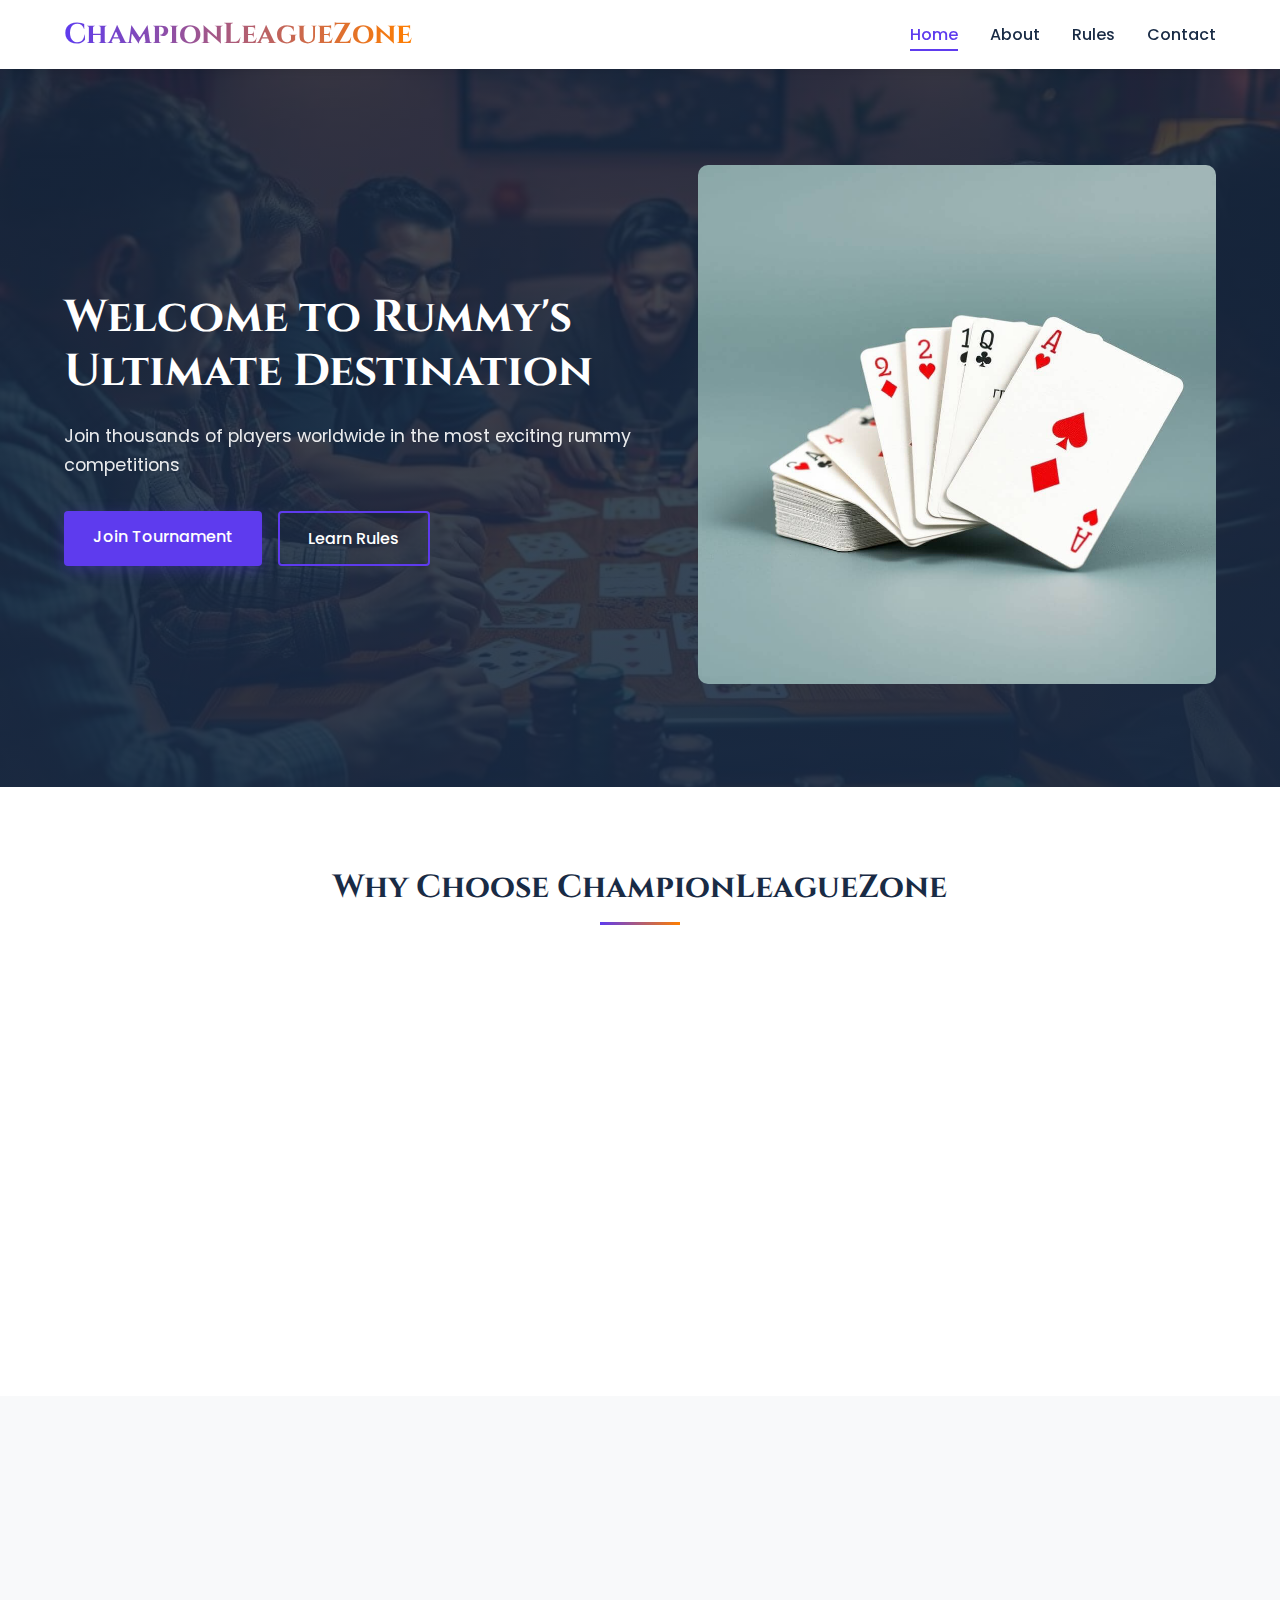
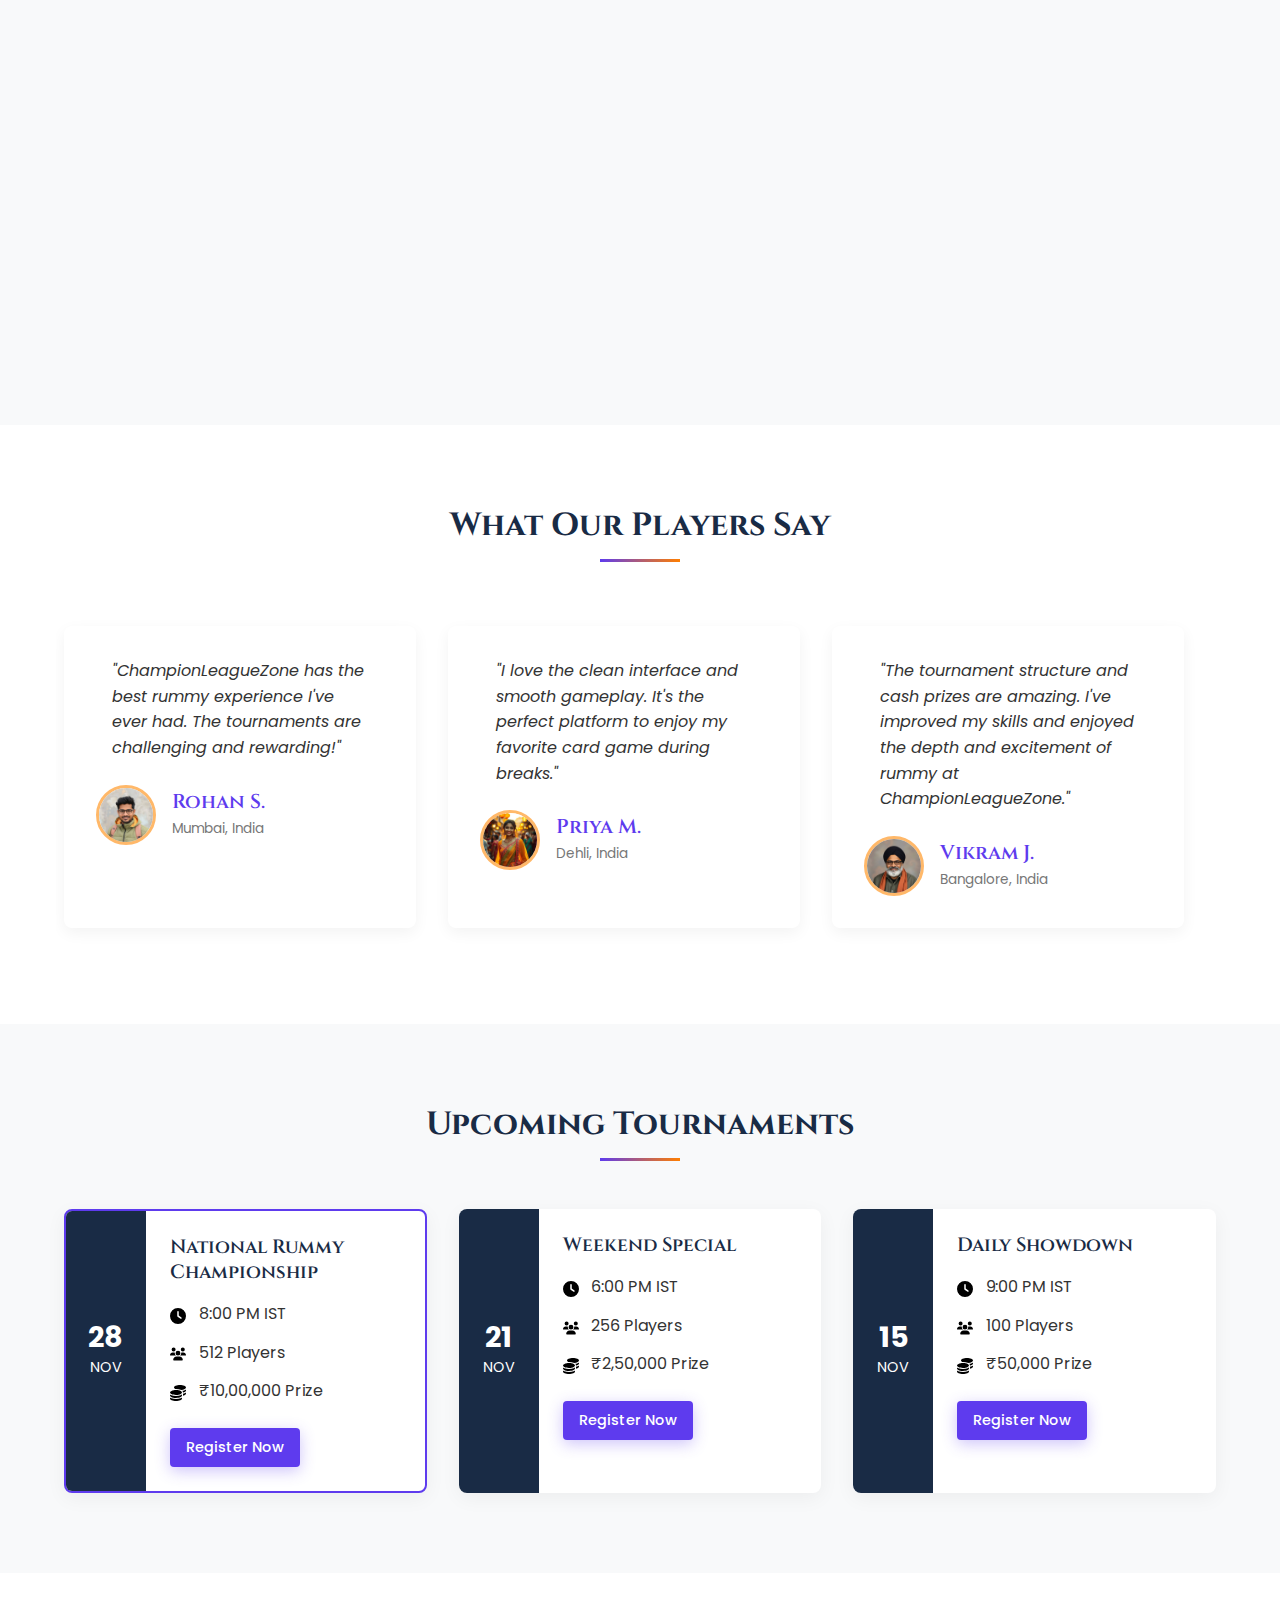
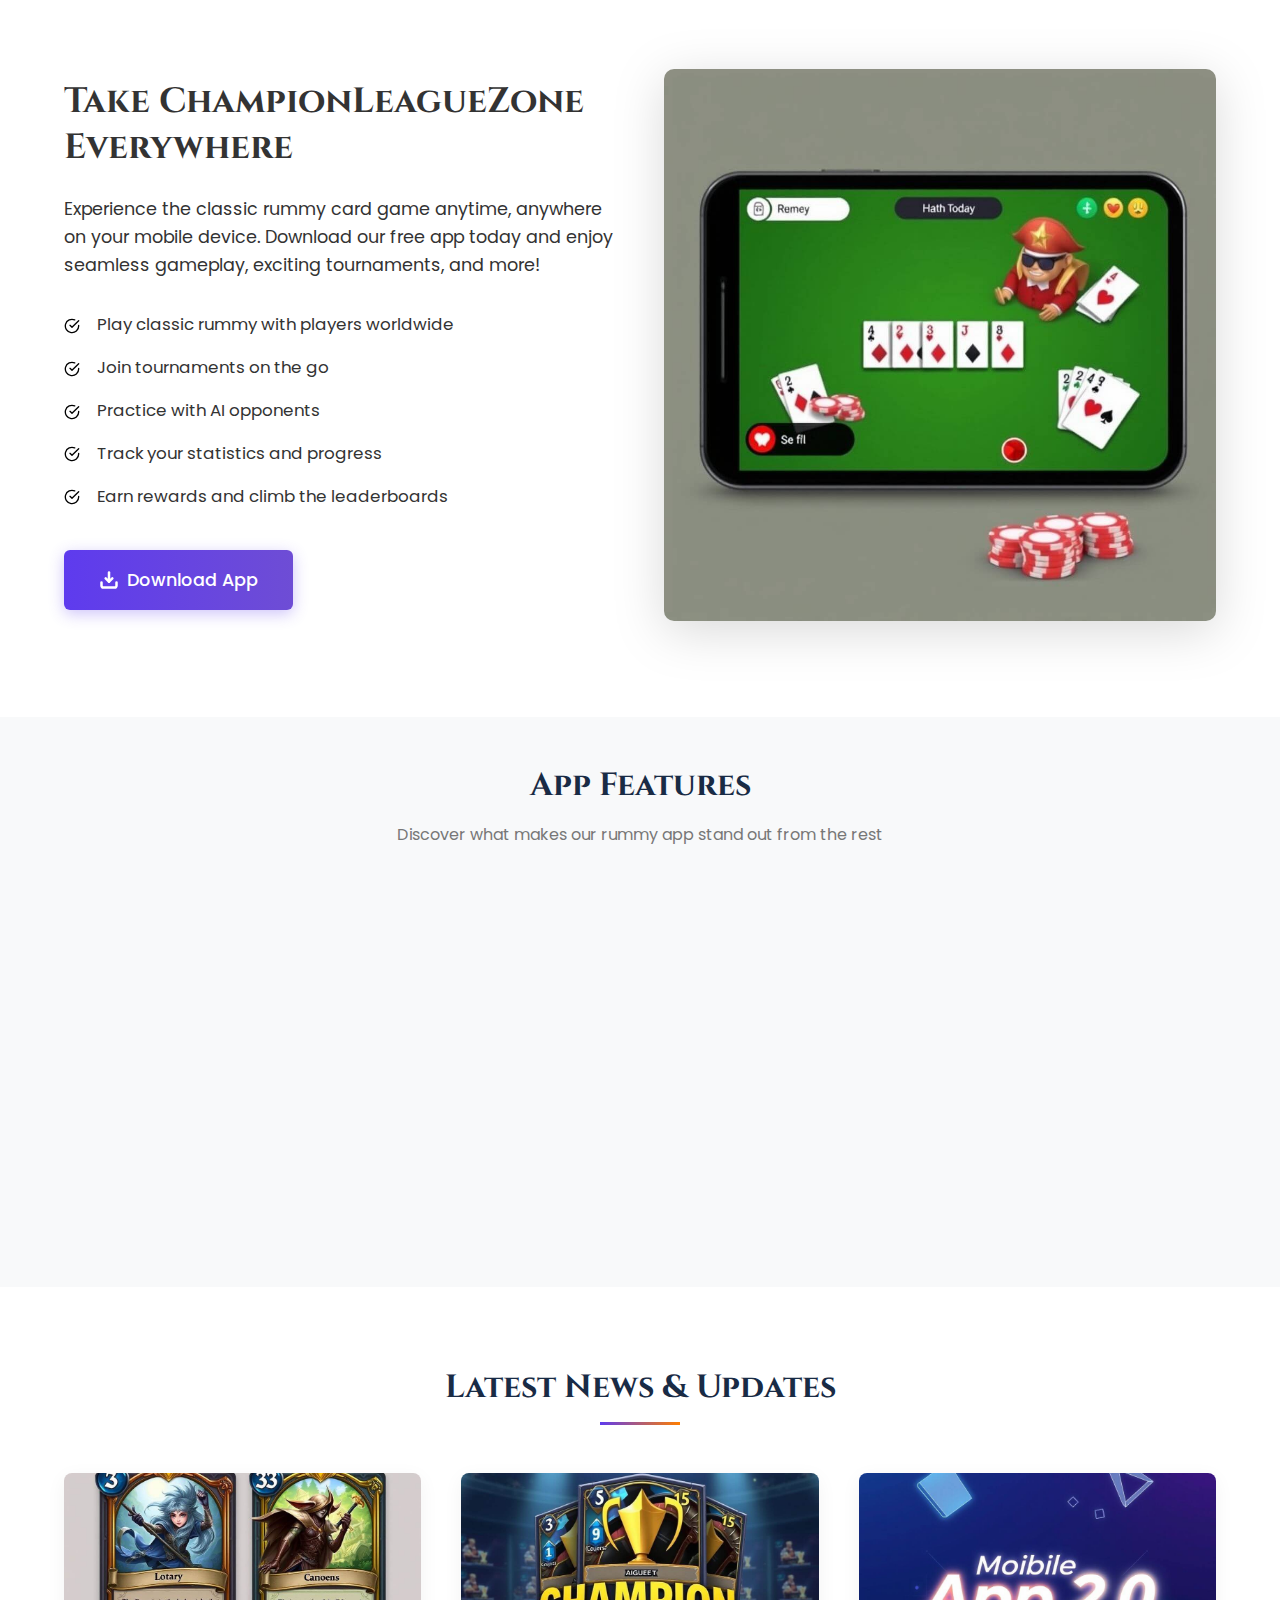
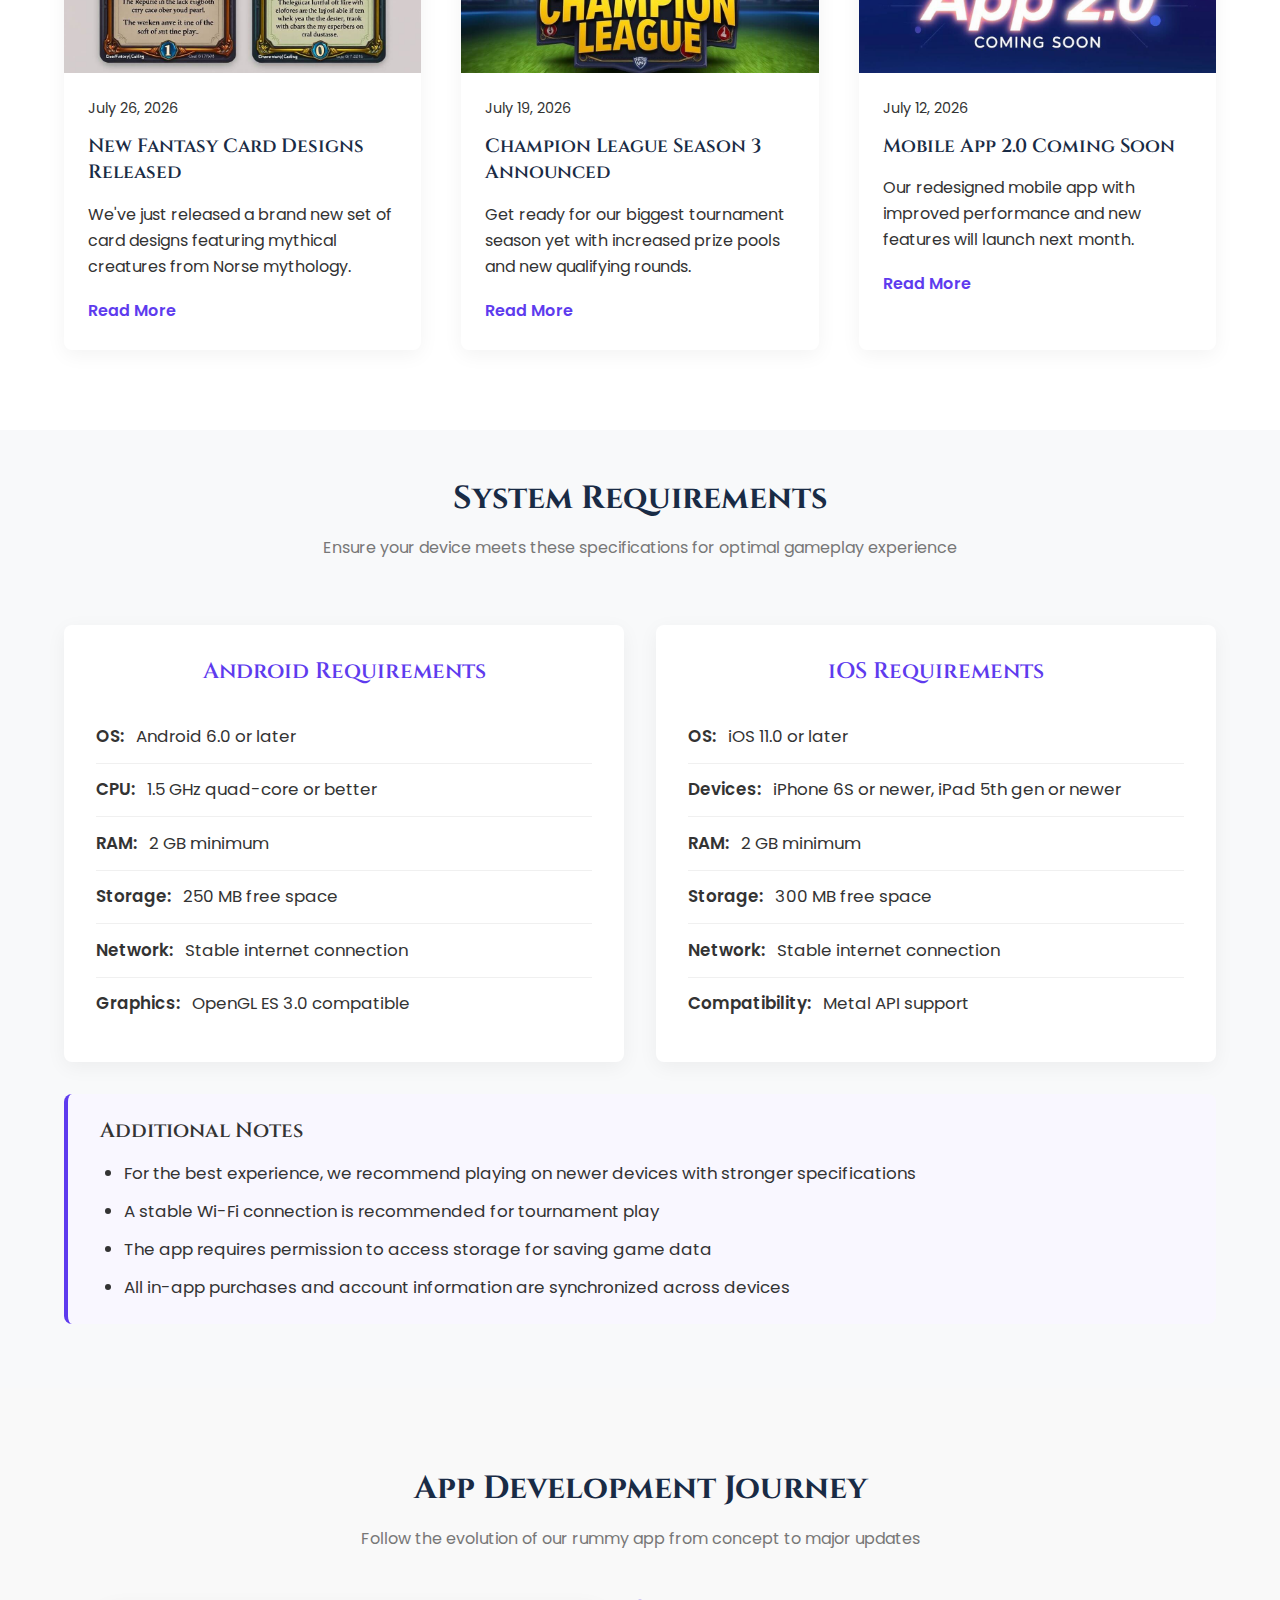
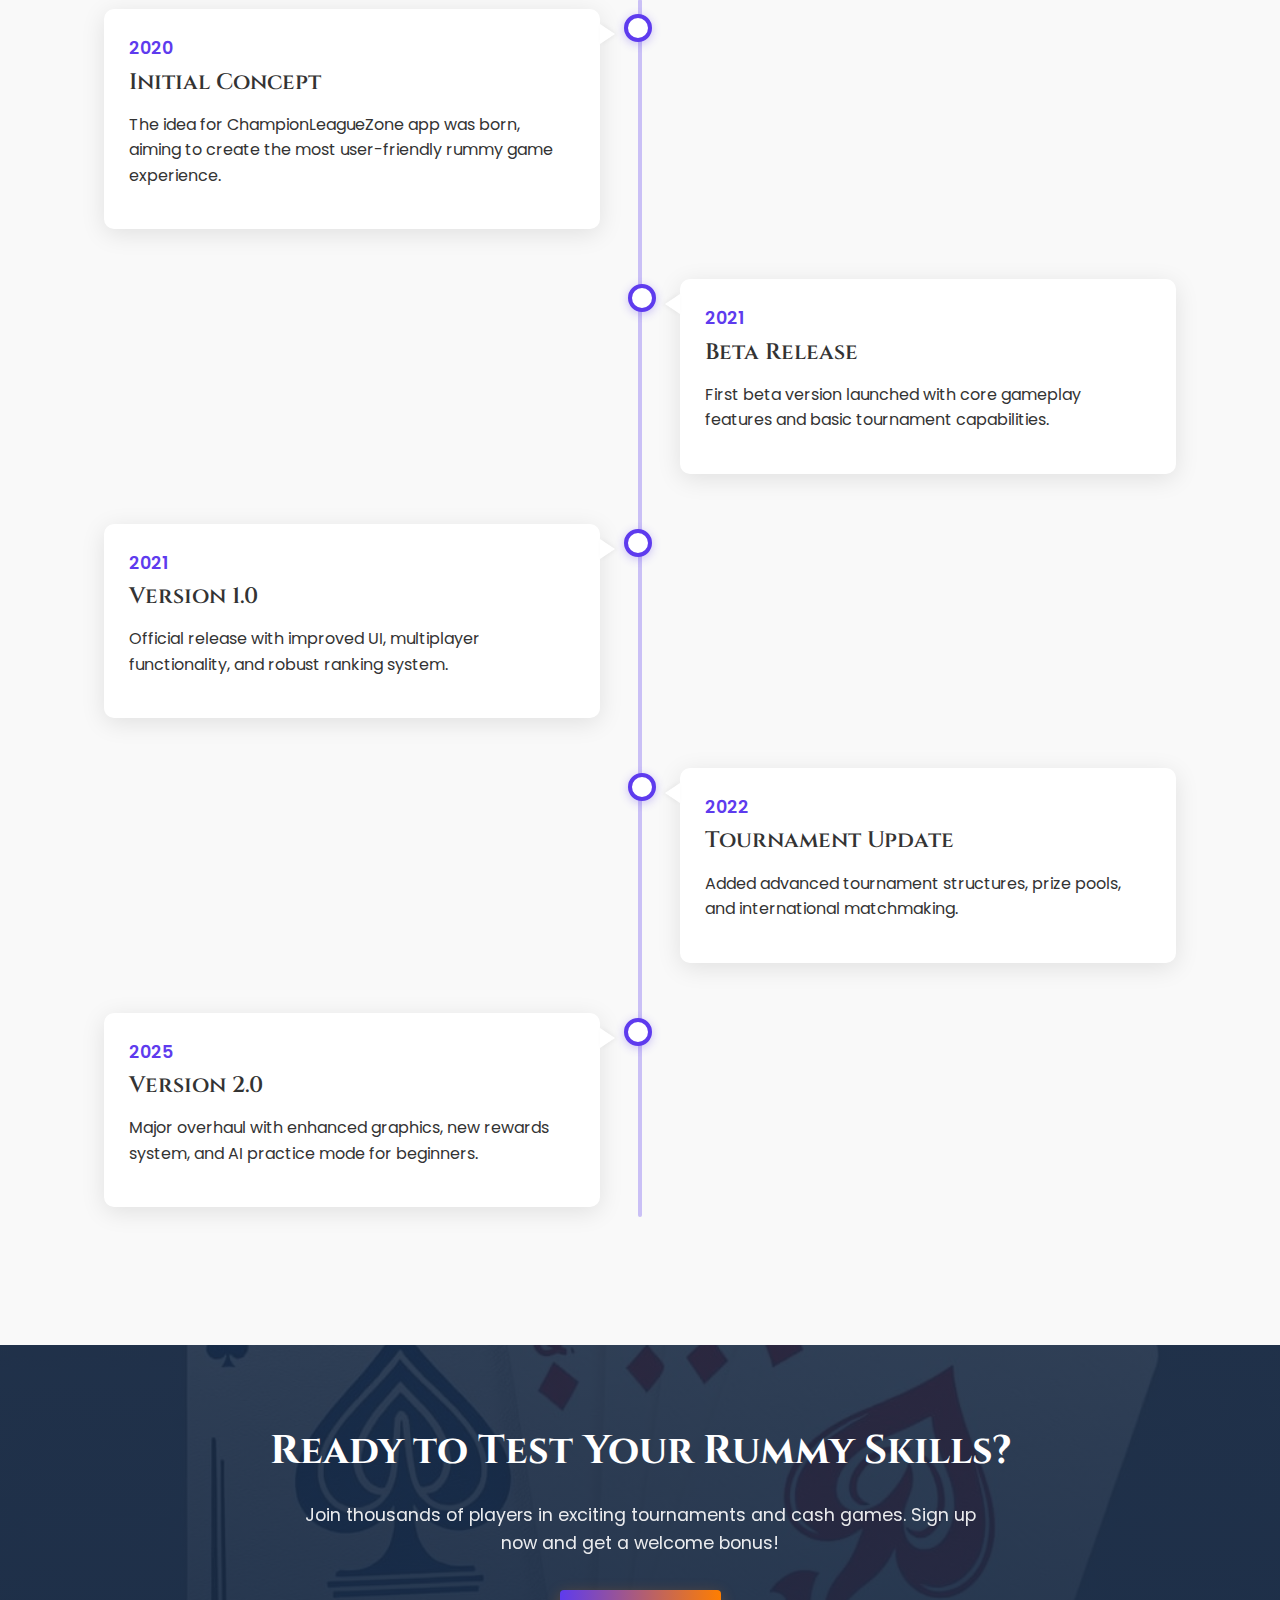
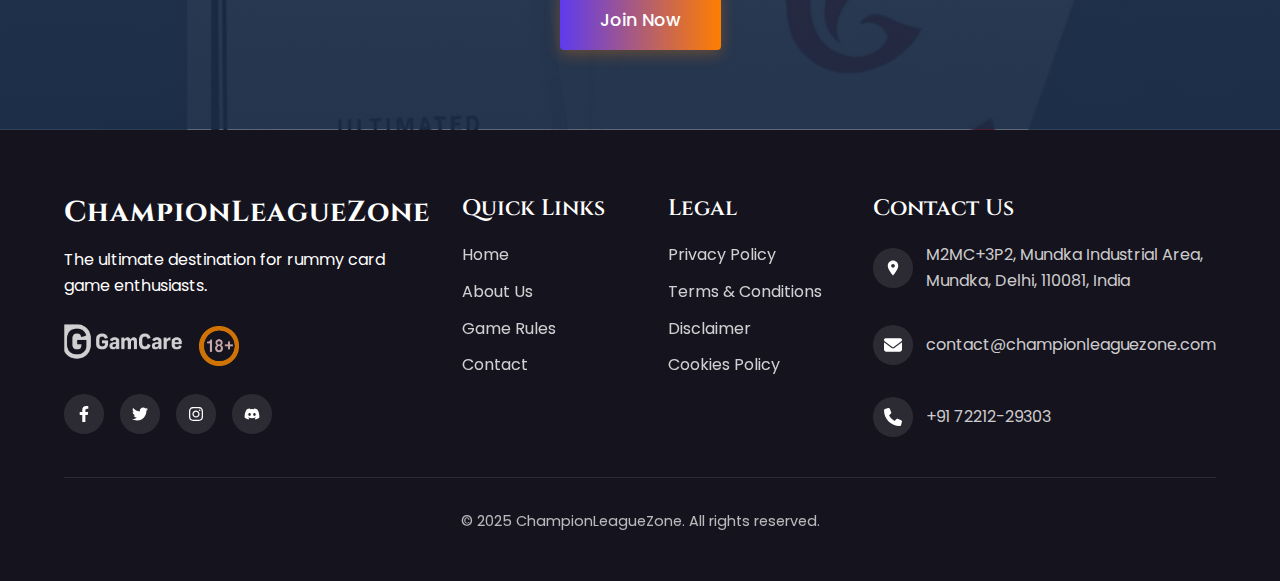
<file: index.html>
<!DOCTYPE html>
<html lang="en">
<head>
    <meta charset="UTF-8">
    <meta name="viewport" content="width=device-width, initial-scale=1.0">
    <title>ChampionLeagueZone - Rummy Card Game</title>
    <meta name="description" content="Experience the thrill of classic rummy card games at ChampionLeagueZone - join tournaments, improve your skills, and become a champion!">
    <link rel="canonical" href="https://championleaguezone.com/" />
    <link rel="stylesheet" href="css/style.css">
    <link rel="stylesheet" href="css/responsive.css">
    <link rel="icon" type="image/png" href="images/favicon.png">
</head>
<body>
    <!-- Header Section -->
    <header>
        <div class="container">
            <div class="header-inner">
                <div class="logo">
                    <a href="index.html">
                        <h2>ChampionLeagueZone</h2>
                    </a>
                </div>
                <nav class="main-nav">
                    <ul>
                        <li class="active"><a href="index.html">Home</a></li>
                        <li><a href="about.html">About</a></li>
                        <li><a href="rules.html">Rules</a></li>
                        <li><a href="contact.html">Contact</a></li>
                    </ul>
                </nav>
                <div class="mobile-menu-toggle">
                    <img src="images/svg/bars.svg" alt="Open menu" class="icon-menu">
                    <img src="images/svg/xmark.svg" alt="Close menu" class="icon-close">
                </div>
            </div>
        </div>
    </header>
		<main>
    <!-- Hero Section -->
    <section class="hero">
        <div class="container">
            <div class="hero-content">
                <h1>Welcome to Rummy's Ultimate Destination</h1>
                <p>Join thousands of players worldwide in the most exciting rummy competitions</p>
                <div class="cta-buttons">
                    <a href="contact.html" class="btn btn-primary">Join Tournament</a>
                    <a href="contact.html" class="btn btn-secondary">Learn Rules</a>
                </div>
            </div>
            <div class="hero-image">
                <img src="images/hero-cards.jpg" alt="Rummy Cards">
            </div>
        </div>
    </section>

    <!-- Features Section -->
    <section class="features">
        <div class="container">
            <h2 class="section-title">Why Choose ChampionLeagueZone</h2>
            <div class="features-grid">
                <div class="feature-box">
                    <div class="feature-icon">
                        <img src="images/svg/trophy.svg" alt="Trophy Icon" class="icon">
                    </div>
                    <h3>Exciting Tournaments</h3>
                    <p>Compete in daily and weekly tournaments with attractive prize pools</p>
                </div>
                <div class="feature-box">
                    <div class="feature-icon">
                        <img src="images/svg/crown.svg" alt="Crown Icon" class="icon">
                    </div>
                    <h3>Premium Experience</h3>
                    <p>Enjoy smooth gameplay, beautiful graphics, and intuitive interface</p>
                </div>
                <div class="feature-box">
                    <div class="feature-icon">
                        <img src="images/svg/shield.svg" alt="Shield Icon" class="icon">
                    </div>
                    <h3>Fair Play Guaranteed</h3>
                    <p>Our advanced security system ensures fair games and prevents cheating</p>
                </div>
                <div class="feature-box">
                    <div class="feature-icon">
                        <img src="images/svg/gamepad.svg" alt="Gamepad Icon" class="icon">
                    </div>
                    <h3>Multiple Game Modes</h3>
                    <p>Play different variations of rummy including Points, Pool, and Deals</p>
                </div>
            </div>
        </div>
    </section>

    <!-- Game Overview Section -->
    <section class="game-overview">
        <div class="container">
            <div class="overview-content">
                <h2>Master the Classic Card Game</h2>
                <p>Rummy is a group of matching-card games notable for similar gameplay based on matching cards of the same rank or sequence and same suit. The basic goal in any form of rummy is to build melds which consist of sets of three or four of a kind, or sequences of three or more cards of the same suit.</p>
                <p>At ChampionLeagueZone, we've perfected the online rummy experience with intuitive controls and competitive gameplay.</p>
                <a href="rules.html" class="btn btn-primary">Learn How to Play</a>
            </div>
            <div class="overview-image">
                <img src="images/gameplay.jpg" alt="Rummy Gameplay">
            </div>
        </div>
    </section>

    <!-- Testimonials Section -->
    <section class="testimonials">
        <div class="container">
            <h2 class="section-title">What Our Players Say</h2>
            <div class="testimonials-slider">
                <div class="testimonial">
                    <div class="testimonial-text">
                        <p>"ChampionLeagueZone has the best rummy experience I've ever had. The tournaments are challenging and rewarding!"</p>
                    </div>
                    <div class="testimonial-author">
                        <img src="images/testimonial-1.jpg" alt="Rohan S.">
                        <div class="author-info">
                            <h4>Rohan S.</h4>
                            <span>Mumbai, India</span>
                        </div>
                    </div>
                </div>
                <div class="testimonial">
                    <div class="testimonial-text">
                        <p>"I love the clean interface and smooth gameplay. It's the perfect platform to enjoy my favorite card game during breaks."</p>
                    </div>
                    <div class="testimonial-author">
                        <img src="images/testimonial-2.jpg" alt="Priya M.">
                        <div class="author-info">
                            <h4>Priya M.</h4>
                            <span>Dehli, India</span>
                        </div>
                    </div>
                </div>
                <div class="testimonial">
                    <div class="testimonial-text">
                        <p>"The tournament structure and cash prizes are amazing. I've improved my skills and enjoyed the depth and excitement of rummy at ChampionLeagueZone."</p>
                    </div>
                    <div class="testimonial-author">
                        <img src="images/testimonial-3.jpg" alt="Vikram J.">
                        <div class="author-info">
                            <h4>Vikram J.</h4>
                            <span>Bangalore, India</span>
                        </div>
                    </div>
                </div>
            </div>
        </div>
    </section>


    <!-- Tournament Schedule Section -->
    <section class="tournament-schedule">
        <div class="container">
            <h2 class="section-title">Upcoming Tournaments</h2>
            <div class="schedule-grid">
                <div class="tournament-card featured">
                    <div class="tournament-date">
                        <div class="day">28</div>
                        <div class="month">NOV</div>
                    </div>
                    <div class="tournament-details">
                        <h3>National Rummy Championship</h3>
                        <div class="tournament-info">
                            <div class="info-item">
                                <div class="info-icon"><img src="images/svg/clock.svg" alt="Time"></div>
                                <span>8:00 PM IST</span>
                            </div>
                            <div class="info-item">
                                <div class="info-icon"><img src="images/svg/users.svg" alt="Players"></div>
                                <span>512 Players</span>
                            </div>
                            <div class="info-item">
                                <div class="info-icon"><img src="images/svg/coins.svg" alt="Prize"></div>
                                <span>₹10,00,000 Prize</span>
                            </div>
                        </div>
                        <a href="contact.html" class="btn btn-primary btn-sm">Register Now</a>
                    </div>
                </div>
                
                <div class="tournament-card">
                    <div class="tournament-date">
                        <div class="day">21</div>
                        <div class="month">NOV</div>
                    </div>
                    <div class="tournament-details">
                        <h3>Weekend Special</h3>
                        <div class="tournament-info">
                            <div class="info-item">
                                <div class="info-icon"><img src="images/svg/clock.svg" alt="Time"></div>
                                <span>6:00 PM IST</span>
                            </div>
                            <div class="info-item">
                                <div class="info-icon"><img src="images/svg/users.svg" alt="Players"></div>
                                <span>256 Players</span>
                            </div>
                            <div class="info-item">
                                <div class="info-icon"><img src="images/svg/coins.svg" alt="Prize"></div>
                                <span>₹2,50,000 Prize</span>
                            </div>
                        </div>
                        <a href="contact.html" class="btn btn-primary btn-sm">Register Now</a>
                    </div>
                </div>
                
                <div class="tournament-card">
                    <div class="tournament-date">
                        <div class="day">15</div>
                        <div class="month">NOV</div>
                    </div>
                    <div class="tournament-details">
                        <h3>Daily Showdown</h3>
                        <div class="tournament-info">
                            <div class="info-item">
                                <div class="info-icon"><img src="images/svg/clock.svg" alt="Time"></div>
                                <span>9:00 PM IST</span>
                            </div>
                            <div class="info-item">
                                <div class="info-icon"><img src="images/svg/users.svg" alt="Players"></div>
                                <span>100 Players</span>
                            </div>
                            <div class="info-item">
                                <div class="info-icon"><img src="images/svg/coins.svg" alt="Prize"></div>
                                <span>₹50,000 Prize</span>
                            </div>
                        </div>
                        <a href="contact.html" class="btn btn-primary btn-sm">Register Now</a>
                    </div>
                </div>
            </div>
        </div>
    </section>

    <!-- App Download Section -->
    <section class="app-download">
        <div class="container">
            <div class="download-wrapper">
                <div class="download-content">
                    <h2>Take ChampionLeagueZone Everywhere</h2>
                    <p>Experience the classic rummy card game anytime, anywhere on your mobile device. Download our free app today and enjoy seamless gameplay, exciting tournaments, and more!</p>
                    
                    <ul class="app-features">
                        <li><div class="check-icon"><img src="images/svg/check-circle.svg" alt="Check"></div> Play classic rummy with players worldwide</li>
                        <li><div class="check-icon"><img src="images/svg/check-circle.svg" alt="Check"></div> Join tournaments on the go</li>
                        <li><div class="check-icon"><img src="images/svg/check-circle.svg" alt="Check"></div> Practice with AI opponents</li>
                        <li><div class="check-icon"><img src="images/svg/check-circle.svg" alt="Check"></div> Track your statistics and progress</li>
                        <li><div class="check-icon"><img src="images/svg/check-circle.svg" alt="Check"></div> Earn rewards and climb the leaderboards</li>
                    </ul>
                    
                    <div class="app-buttons">
                        <a href="contact.html" class="btn btn-app">Download App</a>
                    </div>
                </div>
                <div class="download-image">
                    <img src="images/app-mockup.jpg" alt="ChampionLeagueZone Mobile App">
                </div>
            </div>
        </div>
    </section>

    <!-- App Features Section -->
    <section class="rules-section">
        <div class="container">
            <div class="section-header">
                <h2>App Features</h2>
                <p>Discover what makes our rummy app stand out from the rest</p>
            </div>
            
            <div class="features-grid">
                <div class="feature-box">
                    <div class="feature-icon app-icon">
                        <img src="images/svg/users.svg" alt="Multiplayer">
                    </div>
                    <h3>Multiplayer Matches</h3>
                    <p>Play against real opponents from around the world in real-time matches</p>
                </div>
                
                <div class="feature-box">
                    <div class="feature-icon app-icon">
                        <img src="images/svg/trophy.svg" alt="Tournaments">
                    </div>
                    <h3>Daily Tournaments</h3>
                    <p>Compete in daily tournaments with various prize pools and formats</p>
                </div>
                
                <div class="feature-box">
                    <div class="feature-icon app-icon">
                        <img src="images/svg/coins.svg" alt="Rewards">
                    </div>
                    <h3>Rewards System</h3>
                    <p>Earn coins, special cards, and exclusive items as you play and win</p>
                </div>
                
                <div class="feature-box">
                    <div class="feature-icon app-icon">
                        <img src="images/svg/crown.svg" alt="Ranks">
                    </div>
                    <h3>Competitive Ranking</h3>
                    <p>Climb the ranking ladder and become the top rummy player</p>
                </div>
            </div>
        </div>
    </section>

    <!-- Latest News Section -->
    <section class="latest-news">
        <div class="container">
            <h2 class="section-title">Latest News & Updates</h2>
            <div class="news-grid">
                <div class="news-card">
                    <div class="news-image">
                        <img src="images/news1.jpg" alt="New Card Designs">
                    </div>
                    <div class="news-content">
                        <div class="news-date">June 10, 2025</div>
                        <h3>New Fantasy Card Designs Released</h3>
                        <p>We've just released a brand new set of card designs featuring mythical creatures from Norse mythology.</p>
                        <a href="contact.html" class="read-more">Read More</a>
                    </div>
                </div>
                <div class="news-card">
                    <div class="news-image">
                        <img src="images/news2.jpg" alt="Tournament News">
                    </div>
                    <div class="news-content">
                        <div class="news-date">June 5, 2025</div>
                        <h3>Champion League Season 3 Announced</h3>
                        <p>Get ready for our biggest tournament season yet with increased prize pools and new qualifying rounds.</p>
                        <a href="contact.html" class="read-more">Read More</a>
                    </div>
                </div>
                <div class="news-card">
                    <div class="news-image">
                        <img src="images/news3.jpg" alt="App Update">
                    </div>
                    <div class="news-content">
                        <div class="news-date">May 28, 2025</div>
                        <h3>Mobile App 2.0 Coming Soon</h3>
                        <p>Our redesigned mobile app with improved performance and new features will launch next month.</p>
                        <a href="contact.html" class="read-more">Read More</a>
                    </div>
                </div>
            </div>
        </div>
    </section>

    <!-- System Requirements Section -->
    <section class="rules-section alternate-bg">
        <div class="container">
            <div class="section-header">
                <h2>System Requirements</h2>
                <p>Ensure your device meets these specifications for optimal gameplay experience</p>
            </div>
            
            <div class="system-requirements">
                <div class="requirements-container">
                    <div class="requirements-column">
                        <div class="requirements-box">
                            <h3>Android Requirements</h3>
                            <ul class="requirements-list">
                                <li><strong>OS:</strong> Android 6.0 or later</li>
                                <li><strong>CPU:</strong> 1.5 GHz quad-core or better</li>
                                <li><strong>RAM:</strong> 2 GB minimum</li>
                                <li><strong>Storage:</strong> 250 MB free space</li>
                                <li><strong>Network:</strong> Stable internet connection</li>
                                <li><strong>Graphics:</strong> OpenGL ES 3.0 compatible</li>
                            </ul>
                        </div>
                    </div>
                    <div class="requirements-column">
                        <div class="requirements-box">
                            <h3>iOS Requirements</h3>
                            <ul class="requirements-list">
                                <li><strong>OS:</strong> iOS 11.0 or later</li>
                                <li><strong>Devices:</strong> iPhone 6S or newer, iPad 5th gen or newer</li>
                                <li><strong>RAM:</strong> 2 GB minimum</li>
                                <li><strong>Storage:</strong> 300 MB free space</li>
                                <li><strong>Network:</strong> Stable internet connection</li>
                                <li><strong>Compatibility:</strong> Metal API support</li>
                            </ul>
                        </div>
                    </div>
                </div>
                
                <div class="requirements-notes">
                    <h3>Additional Notes</h3>
                    <ul>
                        <li>For the best experience, we recommend playing on newer devices with stronger specifications</li>
                        <li>A stable Wi-Fi connection is recommended for tournament play</li>
                        <li>The app requires permission to access storage for saving game data</li>
                        <li>All in-app purchases and account information are synchronized across devices</li>
                    </ul>
                </div>
            </div>
        </div>
    </section>

    <!-- App Timeline Section -->
    <section class="timeline-section">
        <div class="container">
            <div class="section-header">
                <h2>App Development Journey</h2>
                <p>Follow the evolution of our rummy app from concept to major updates</p>
            </div>
            
            <div class="timeline-cards">
                <div class="timeline-card-item timeline-card-left">
                    <div class="timeline-card-content">
                        <div class="timeline-card-year">2020</div>
                        <h3 class="timeline-card-title">Initial Concept</h3>
                        <p class="timeline-card-desc">The idea for ChampionLeagueZone app was born, aiming to create the most user-friendly rummy game experience.</p>
                    </div>
                </div>
                
                <div class="timeline-card-item timeline-card-right">
                    <div class="timeline-card-content">
                        <div class="timeline-card-year">2021</div>
                        <h3 class="timeline-card-title">Beta Release</h3>
                        <p class="timeline-card-desc">First beta version launched with core gameplay features and basic tournament capabilities.</p>
                    </div>
                </div>
                
                <div class="timeline-card-item timeline-card-left">
                    <div class="timeline-card-content">
                        <div class="timeline-card-year">2021</div>
                        <h3 class="timeline-card-title">Version 1.0</h3>
                        <p class="timeline-card-desc">Official release with improved UI, multiplayer functionality, and robust ranking system.</p>
                    </div>
                </div>
                
                <div class="timeline-card-item timeline-card-right">
                    <div class="timeline-card-content">
                        <div class="timeline-card-year">2022</div>
                        <h3 class="timeline-card-title">Tournament Update</h3>
                        <p class="timeline-card-desc">Added advanced tournament structures, prize pools, and international matchmaking.</p>
                    </div>
                </div>
                
                <div class="timeline-card-item timeline-card-left">
                    <div class="timeline-card-content">
                        <div class="timeline-card-year">2025</div>
                        <h3 class="timeline-card-title">Version 2.0</h3>
                        <p class="timeline-card-desc">Major overhaul with enhanced graphics, new rewards system, and AI practice mode for beginners.</p>
                    </div>
                </div>
            </div>
        </div>
    </section>

		<!-- CTA Section -->
		<section class="cta-section">
			<div class="container">
					<div class="cta-wrapper">
							<div class="cta-content">
									<h2>Ready to Test Your Rummy Skills?</h2>
									<p>Join thousands of players in exciting tournaments and cash games. Sign up now and get a welcome bonus!</p>
									<a href="contact.html" class="btn btn-cta">Join Now</a>
							</div>
					</div>
			</div>
	</section>
</main>
    <!-- Footer Section -->
    <footer class="site-footer">
        <div class="container">
            <div class="footer-top">
                <div class="footer-column">
                    <div class="footer-logo">
                        <a href="index.html">
                            <h2>ChampionLeagueZone</h2>
                        </a>
                    </div>
                    <p>The ultimate destination for rummy card game enthusiasts.</p>
										<div class="footer-badges">
											<a href="https://www.gamcare.org.uk/" target="_blank"><img src="images/6.png" alt="gamcare"/></a>
											<img src="images/18.png" alt="18+"/>
										</div>
                    <div class="social-icons">
                        <a href="contact.html"><img src="images/svg/facebook.svg" alt="Facebook" class="social-icon"></a>
                        <a href="contact.html"><img src="images/svg/twitter.svg" alt="Twitter" class="social-icon"></a>
                        <a href="contact.html"><img src="images/svg/instagram.svg" alt="Instagram" class="social-icon"></a>
                        <a href="contact.html"><img src="images/svg/discord.svg" alt="Discord" class="social-icon"></a>
                    </div>
                </div>
                <div class="footer-column">
                    <h3>Quick Links</h3>
                    <ul class="footer-links">
                        <li><a href="index.html">Home</a></li>
                        <li><a href="about.html">About Us</a></li>
                        <li><a href="rules.html">Game Rules</a></li>
                        <li><a href="contact.html">Contact</a></li>
                    </ul>
                </div>
                <div class="footer-column">
                    <h3>Legal</h3>
                    <ul class="footer-links">
                        <li><a href="privacy-policy.html">Privacy Policy</a></li>
                        <li><a href="terms-conditions.html">Terms & Conditions</a></li>
                        <li><a href="disclaimer.html">Disclaimer</a></li>
                        <li><a href="cookies.html">Cookies Policy</a></li>
                    </ul>
                </div>
                <div class="footer-column">
                    <h3>Contact Us</h3>
                    <div class="contact-info">
                        <div class="contact-info-item">
                            <div class="contact-info-icon">
                                <img src="images/svg/map-marker.svg" alt="Location" class="contact-icon">
                            </div>
                            <span><a href="https://maps.app.goo.gl/ZzknWx688EnBY3448" target="_blank">M2MC+3P2, Mundka Industrial Area, Mundka, Delhi, 110081, India</a></span>
                        </div>
                        <div class="contact-info-item">
                            <div class="contact-info-icon">
                                <img src="images/svg/envelope.svg" alt="Email" class="contact-icon">
                            </div>
                            <span><a href="mailto:contact@championleaguezone.com">contact@championleaguezone.com</a></span>
                        </div>
                        <div class="contact-info-item">
                            <div class="contact-info-icon">
                                <img src="images/svg/phone.svg" alt="Phone" class="contact-icon">
                            </div>
                            <span><a href="tel:+917221229303">+91 72212-29303</a></span>
                        </div>
                    </div>
                </div>
            </div>
            <div class="footer-bottom">
                <p>&copy; 2025 ChampionLeagueZone. All rights reserved.</p>
            </div>
        </div>
    </footer>

    <!-- Scripts -->
    <script src="js/main.js"></script>
</body>
</html>
</file>
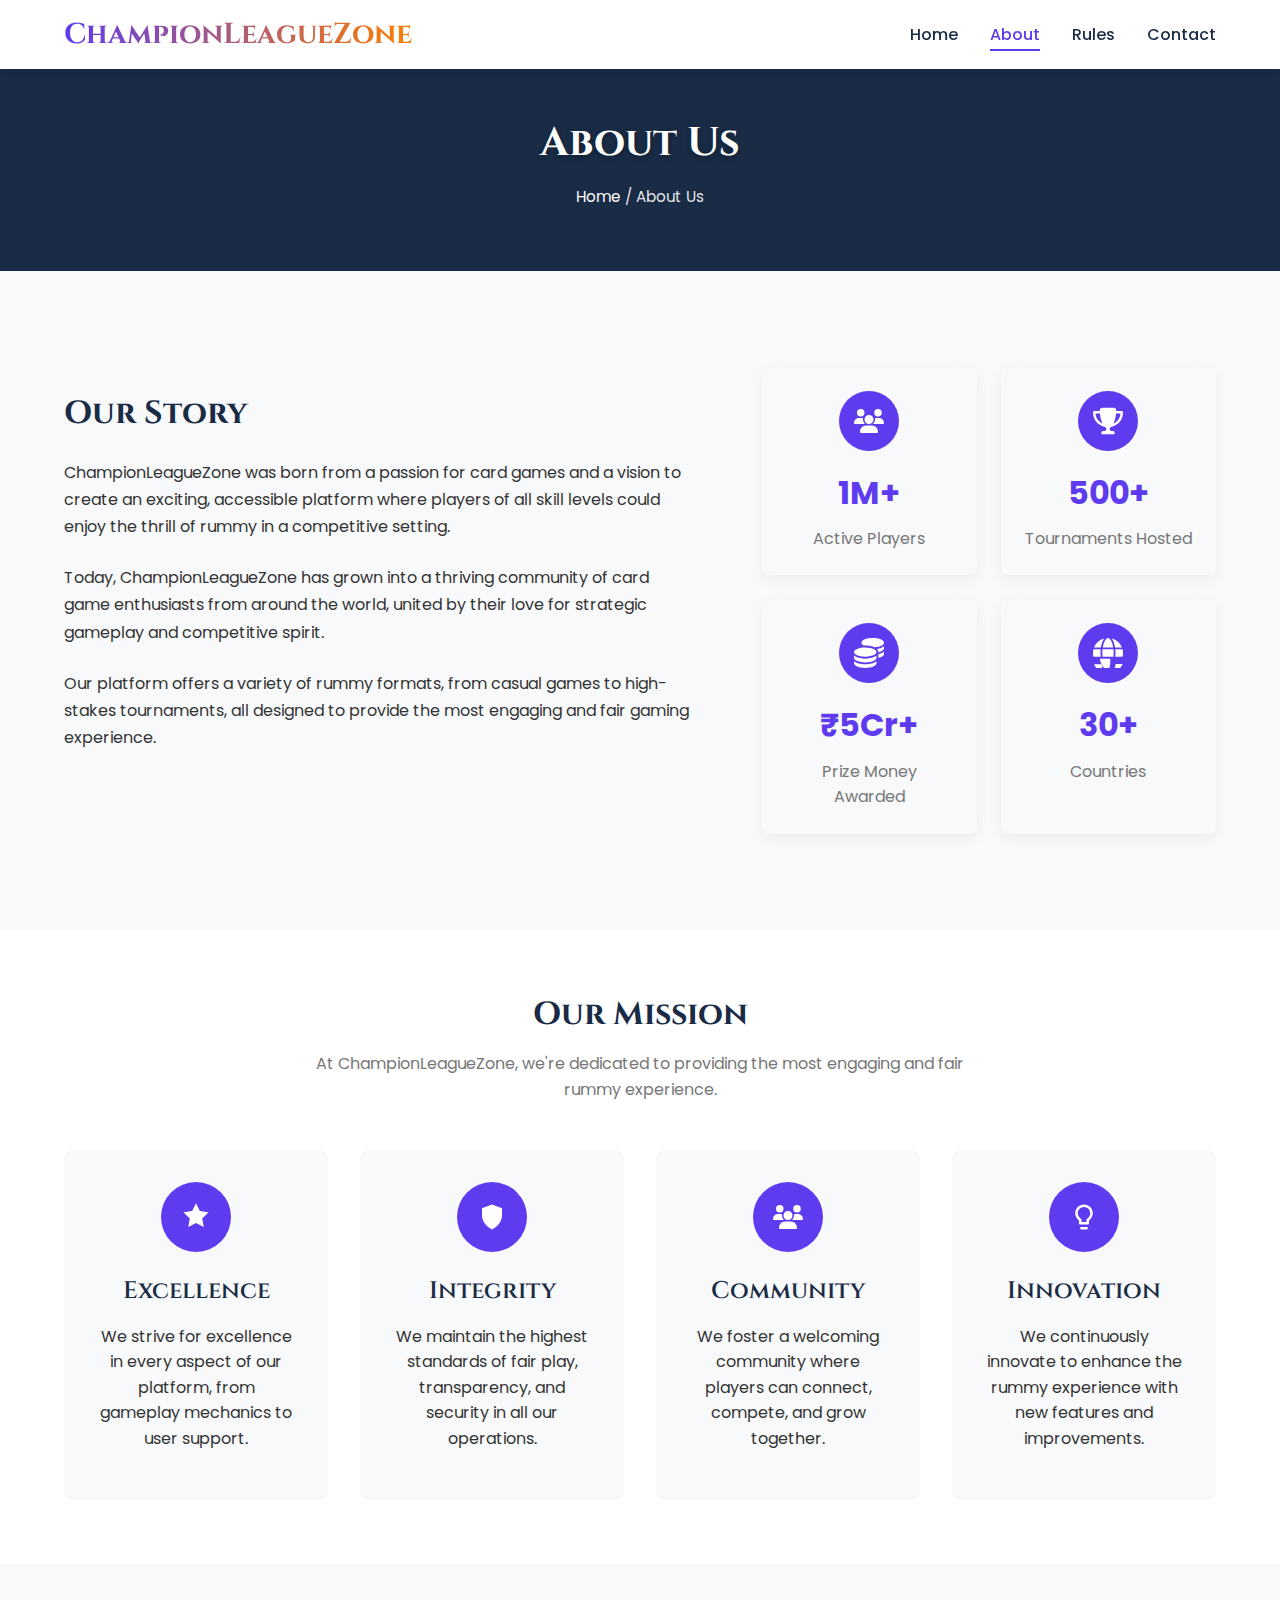
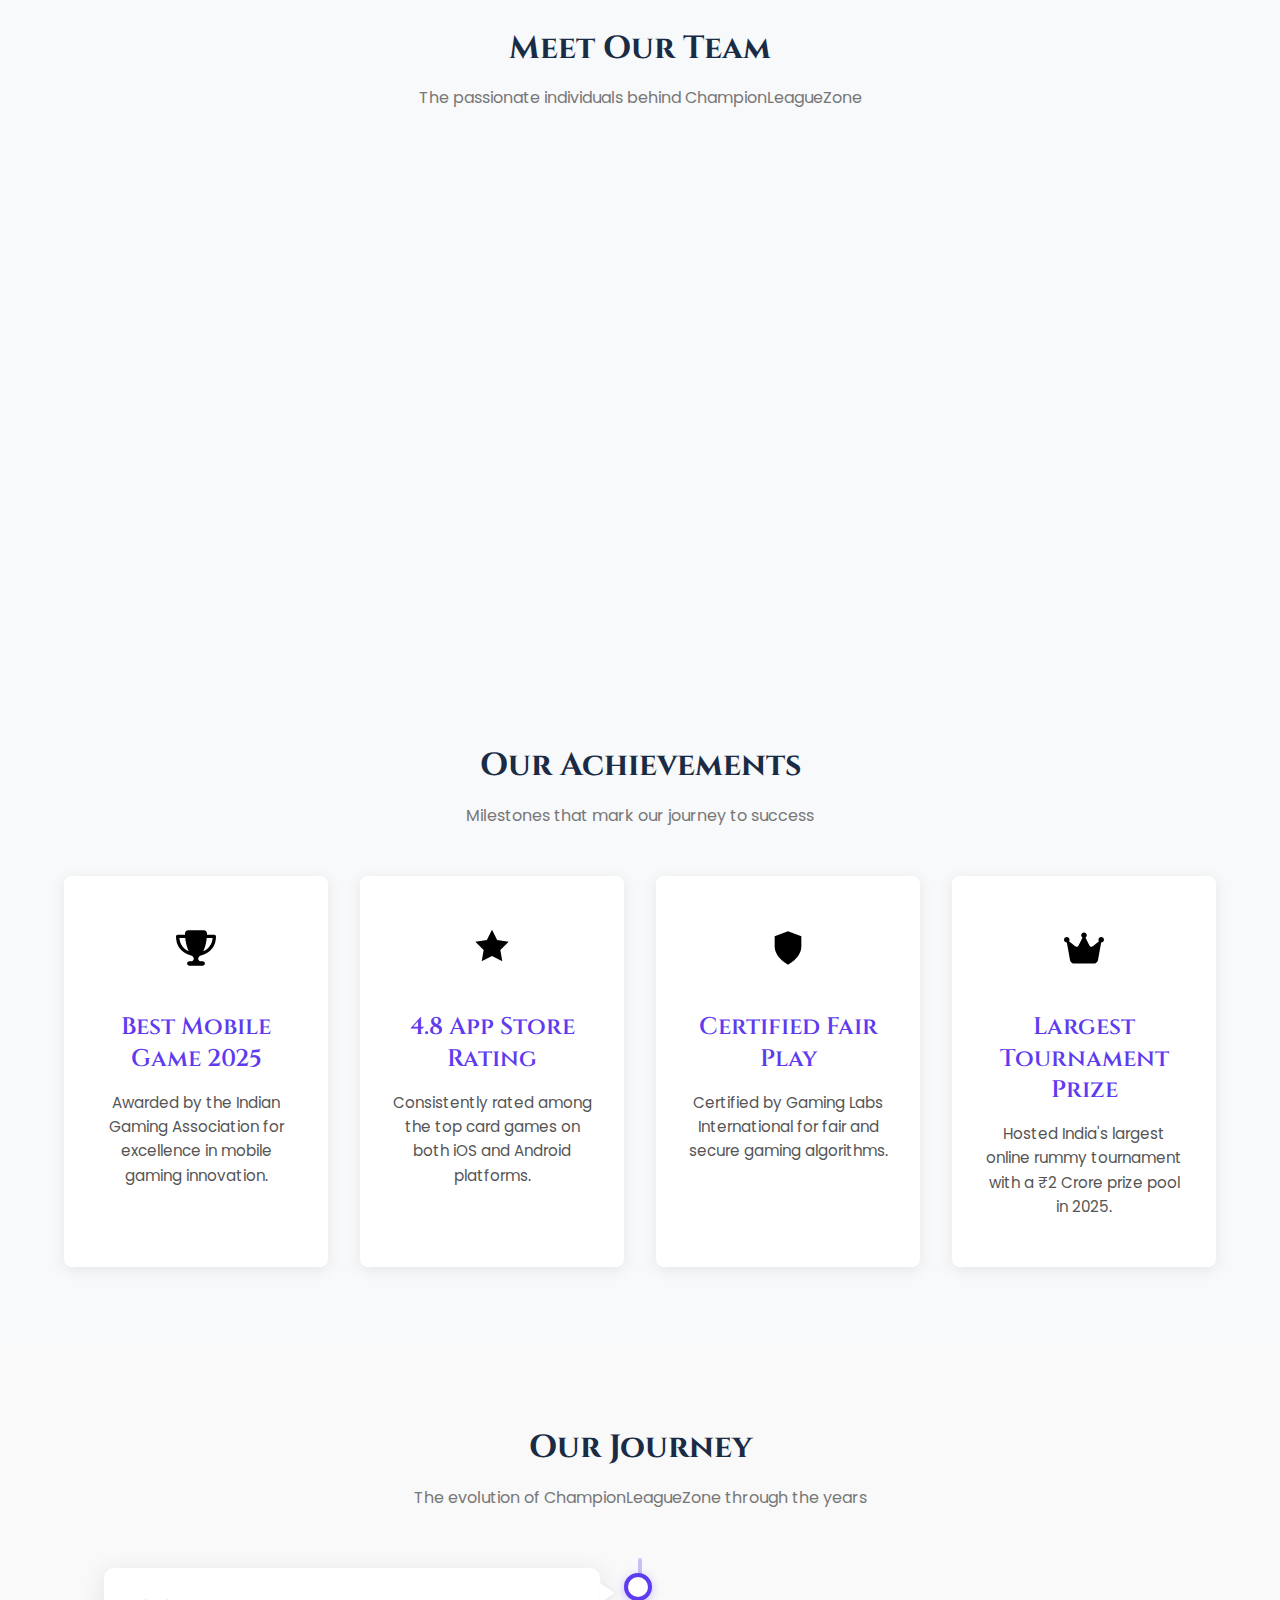
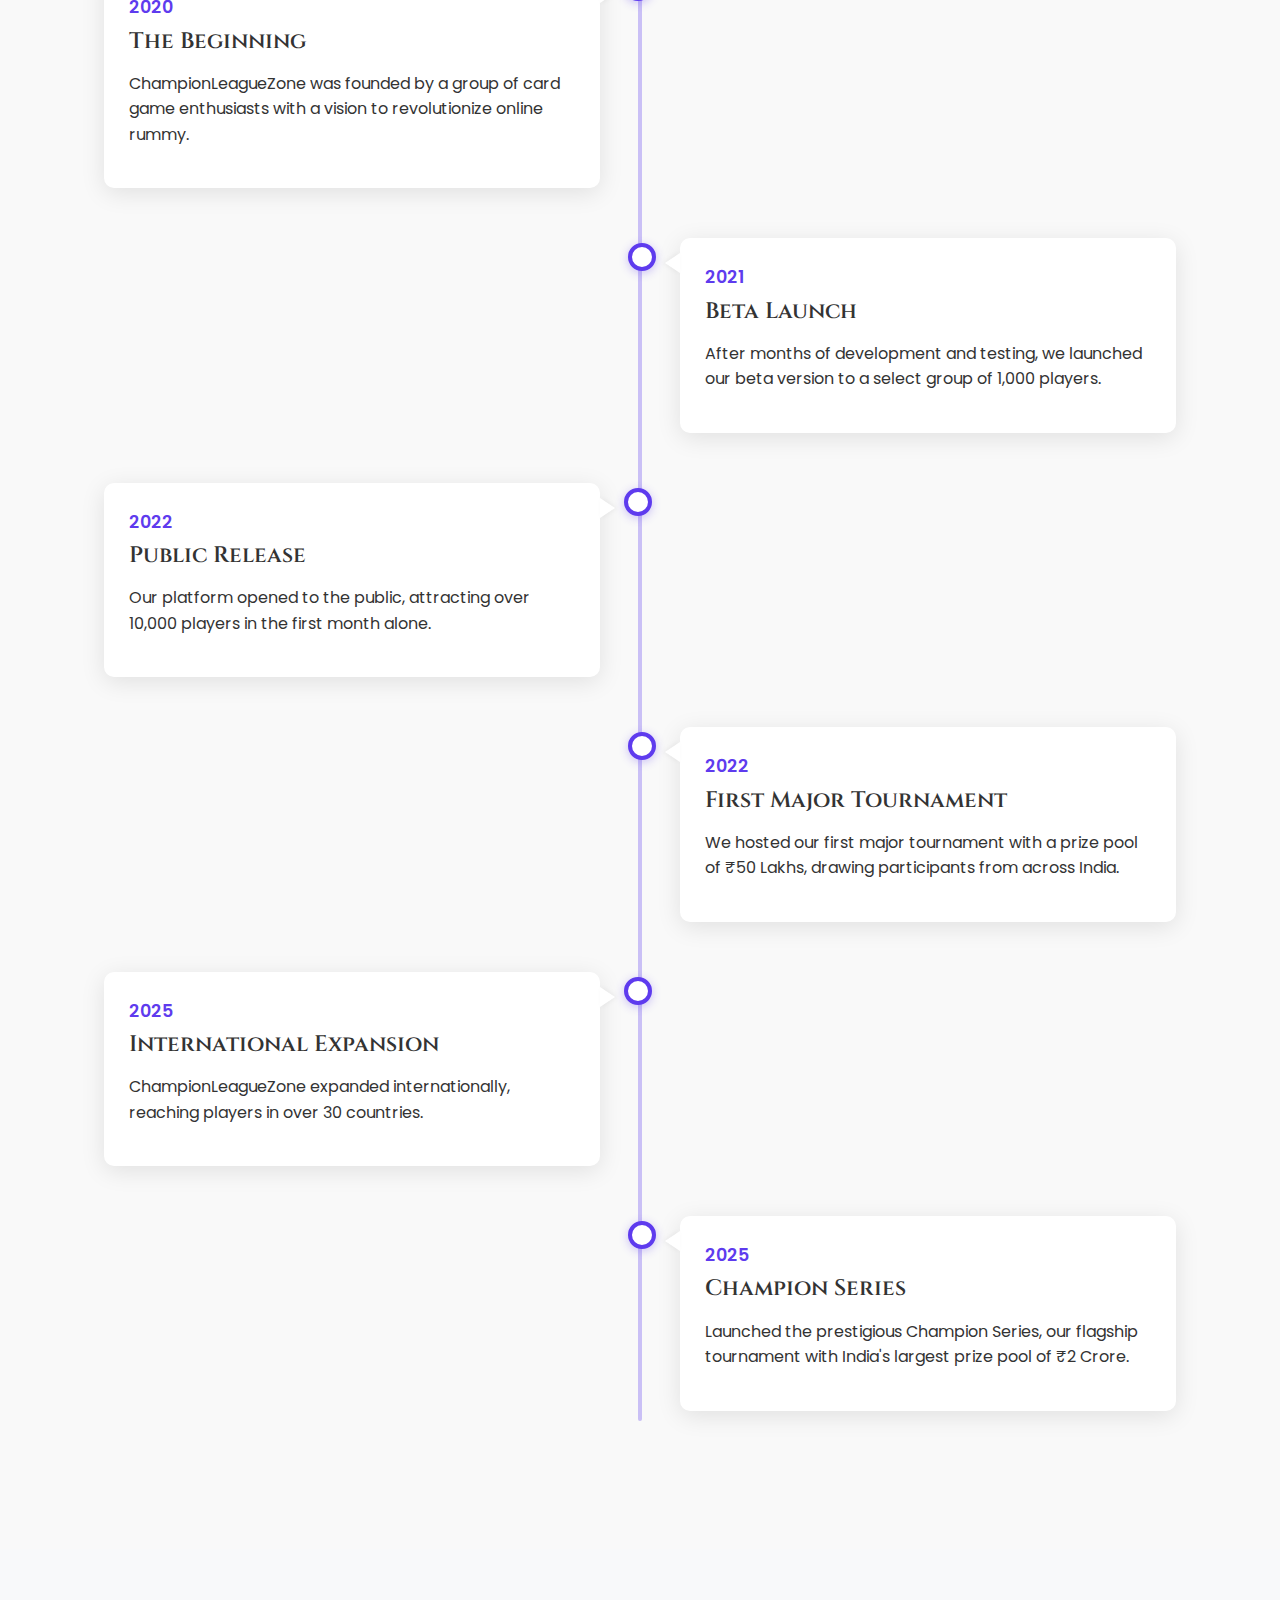
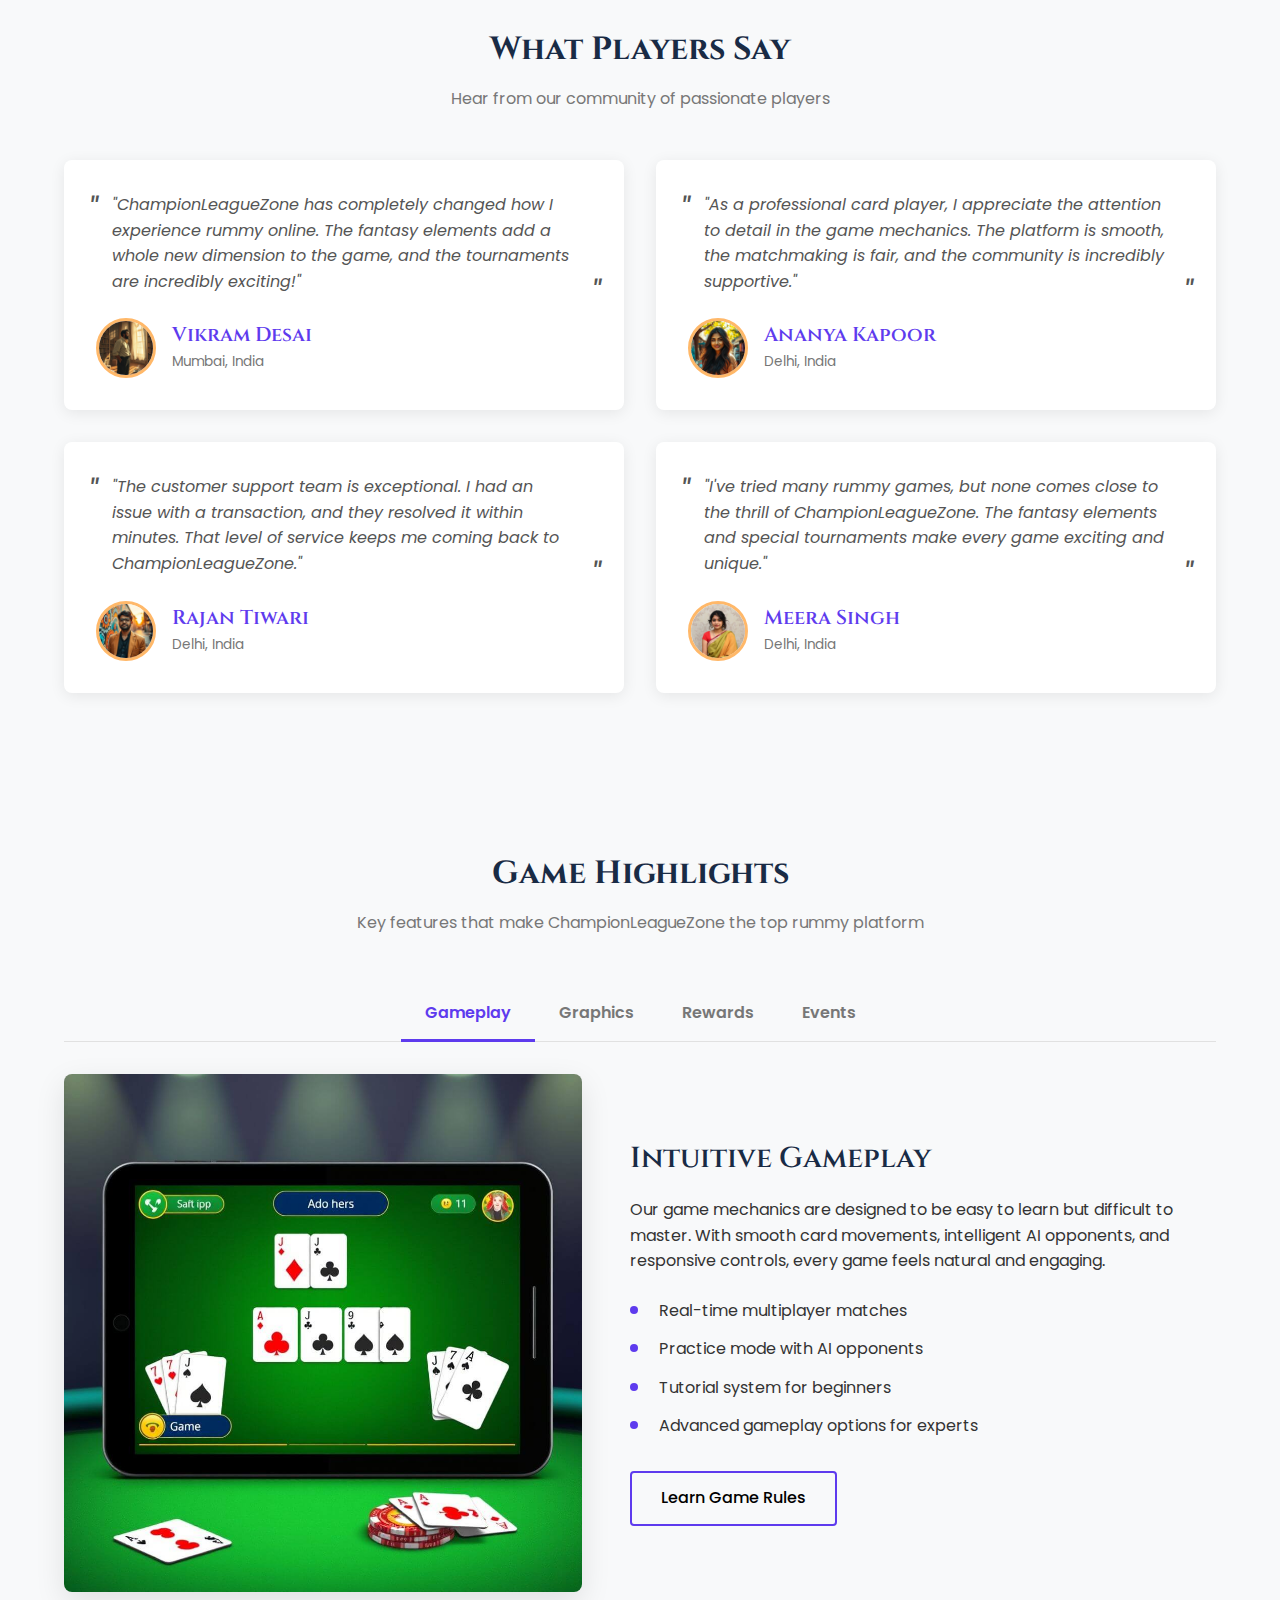
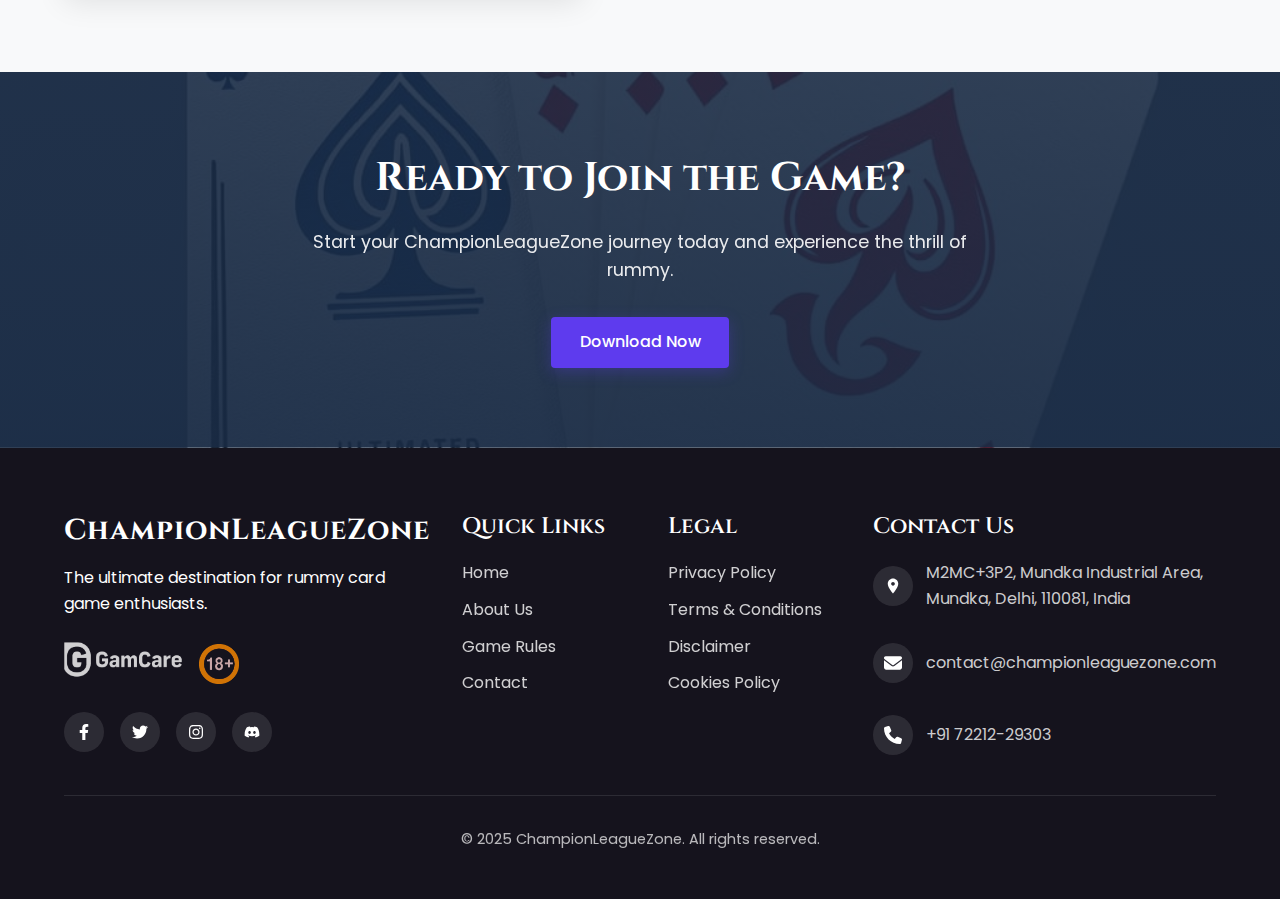
<file: about.html>
<!DOCTYPE html>
<html lang="en">
<head>
    <meta charset="UTF-8">
    <meta name="viewport" content="width=device-width, initial-scale=1.0">
    <meta name="description" content="Learn about ChampionLeagueZone - The premier rummy card game platform. Discover our story, mission, and the team behind the game.">
    <title>About Us | ChampionLeagueZone - Rummy Card Game</title>
    <link rel="stylesheet" href="css/style.css">
    <link rel="stylesheet" href="css/responsive.css">
    <link rel="icon" type="image/png" href="images/favicon.png">
</head>
<body>
	<header>
		<div class="container">
				<div class="header-inner">
						<div class="logo">
								<a href="index.html">
										<h2>ChampionLeagueZone</h2>
								</a>
						</div>
						<nav class="main-nav">
								<ul>
										<li><a href="index.html">Home</a></li>
										<li class="active"><a href="about.html">About</a></li>
										<li><a href="rules.html">Rules</a></li>
										<li><a href="contact.html">Contact</a></li>
								</ul>
						</nav>
						<div class="mobile-menu-toggle">
								<img src="images/svg/bars.svg" alt="Open menu" class="icon-menu">
								<img src="images/svg/xmark.svg" alt="Close menu" class="icon-close">
						</div>
				</div>
		</div>
</header>
<main>
    <section class="page-header">
        <div class="container">
            <h1>About Us</h1>
            <div class="breadcrumbs">
                <a href="index.html">Home</a> / <span>About Us</span>
            </div>
        </div>
    </section>

    <section class="about-section">
        <div class="container">
            <div class="about-wrapper">
                <div class="about-content">
                    <div class="about-text">
                        <h2>Our Story</h2>
                        <p>ChampionLeagueZone was born from a passion for card games and a vision to create an exciting, accessible platform where players of all skill levels could enjoy the thrill of rummy in a competitive setting.</p>
                        <p>Today, ChampionLeagueZone has grown into a thriving community of card game enthusiasts from around the world, united by their love for strategic gameplay and competitive spirit.</p>
                        <p>Our platform offers a variety of rummy formats, from casual games to high-stakes tournaments, all designed to provide the most engaging and fair gaming experience.</p>
                    </div>
                </div>
                
                <div class="about-stats">
                    <div class="stat-item">
                        <div class="stat-icon">
                            <img src="images/svg/users.svg" alt="Community">
                        </div>
                        <div class="stat-number">1M+</div>
                        <div class="stat-text">Active Players</div>
                    </div>
                    <div class="stat-item">
                        <div class="stat-icon">
                            <img src="images/svg/trophy.svg" alt="Tournaments">
                        </div>
                        <div class="stat-number">500+</div>
                        <div class="stat-text">Tournaments Hosted</div>
                    </div>
                    <div class="stat-item">
                        <div class="stat-icon">
                            <img src="images/svg/coins.svg" alt="Prizes">
                        </div>
                        <div class="stat-number">₹5Cr+</div>
                        <div class="stat-text">Prize Money Awarded</div>
                    </div>
                    <div class="stat-item">
                        <div class="stat-icon">
                            <img src="images/svg/globe.svg" alt="Global">
                        </div>
                        <div class="stat-number">30+</div>
                        <div class="stat-text">Countries</div>
                    </div>
                </div>
            </div>
        </div>
    </section>

    <section class="mission-section">
        <div class="container">
            <div class="section-header">
                <h2>Our Mission</h2>
                <p>At ChampionLeagueZone, we're dedicated to providing the most engaging and fair rummy experience.</p>
            </div>
            
            <div class="mission-wrapper">
                <div class="mission-item">
                    <div class="mission-icon">
                        <img src="images/svg/star.svg" alt="Excellence">
                    </div>
                    <h3>Excellence</h3>
                    <p>We strive for excellence in every aspect of our platform, from gameplay mechanics to user support.</p>
                </div>
                
                <div class="mission-item">
                    <div class="mission-icon">
                        <img src="images/svg/shield.svg" alt="Security">
                    </div>
                    <h3>Integrity</h3>
                    <p>We maintain the highest standards of fair play, transparency, and security in all our operations.</p>
                </div>
                
                <div class="mission-item">
                    <div class="mission-icon">
                        <img src="images/svg/users.svg" alt="Community">
                    </div>
                    <h3>Community</h3>
                    <p>We foster a welcoming community where players can connect, compete, and grow together.</p>
                </div>
                
                <div class="mission-item">
                    <div class="mission-icon">
                        <img src="images/svg/lightbulb.svg" alt="Innovation">
                    </div>
                    <h3>Innovation</h3>
                    <p>We continuously innovate to enhance the rummy experience with new features and improvements.</p>
                </div>
            </div>
        </div>
    </section>

    <section class="team-section">
        <div class="container">
            <div class="section-header">
                <h2>Meet Our Team</h2>
                <p>The passionate individuals behind ChampionLeagueZone</p>
            </div>
            <div class="team-wrapper">
                <div class="team-member">
                    <div class="member-image">
                        <img src="images/team-1.jpg" alt="Team Member">
                    </div>
                    <div class="member-info">
                        <h3>Rajiv Sharma</h3>
                        <p class="member-position">Founder & CEO</p>
                        <p class="member-bio">A seasoned gaming entrepreneur with over 15 years of experience in the gaming industry.</p>
                    </div>
                </div>
                <div class="team-member">
                    <div class="member-image">
                        <img src="images/team-2.jpg" alt="Team Member">
                    </div>
                    <div class="member-info">
                        <h3>Priya Patel</h3>
                        <p class="member-position">Head of Game Design</p>
                        <p class="member-bio">A creative genius with a passion for card games and player-centered design.</p>
                    </div>
                </div>
                <div class="team-member">
                    <div class="member-image">
                        <img src="images/team-3.jpg" alt="Team Member">
                    </div>
                    <div class="member-info">
                        <h3>Arjun Mehta</h3>
                        <p class="member-position">CTO</p>
                        <p class="member-bio">A technology expert leading our development team to create seamless gaming experiences.</p>
                    </div>
                </div>
                <div class="team-member">
                    <div class="member-image">
                        <img src="images/team-4.jpg" alt="Team Member">
                    </div>
                    <div class="member-info">
                        <h3>Neha Gupta</h3>
                        <p class="member-position">Customer Experience Lead</p>
                        <p class="member-bio">Dedicated to ensuring every player has the best possible experience on our platform.</p>
                    </div>
                </div>
            </div>
        </div>
    </section>

    <!-- Company Achievements Section -->
    <section class="achievements-section">
        <div class="container">
            <div class="section-header">
                <h2>Our Achievements</h2>
                <p>Milestones that mark our journey to success</p>
            </div>
            <div class="achievements-grid">
                <div class="achievement-card">
                    <div class="achievement-icon">
                        <img src="images/svg/trophy.svg" alt="Trophy icon">
                    </div>
                    <h3>Best Mobile Game 2025</h3>
                    <p>Awarded by the Indian Gaming Association for excellence in mobile gaming innovation.</p>
                </div>
                <div class="achievement-card">
                    <div class="achievement-icon">
                        <img src="images/svg/star.svg" alt="Star icon">
                    </div>
                    <h3>4.8 App Store Rating</h3>
                    <p>Consistently rated among the top card games on both iOS and Android platforms.</p>
                </div>
                <div class="achievement-card">
                    <div class="achievement-icon">
                        <img src="images/svg/shield.svg" alt="Shield icon">
                    </div>
                    <h3>Certified Fair Play</h3>
                    <p>Certified by Gaming Labs International for fair and secure gaming algorithms.</p>
                </div>
                <div class="achievement-card">
                    <div class="achievement-icon">
                        <img src="images/svg/crown.svg" alt="Crown icon">
                    </div>
                    <h3>Largest Tournament Prize</h3>
                    <p>Hosted India's largest online rummy tournament with a ₹2 Crore prize pool in 2025.</p>
                </div>
            </div>
        </div>
    </section>

    <!-- Company Timeline Section -->
    <section class="timeline-section">
        <div class="container">
            <div class="section-header">
                <h2>Our Journey</h2>
                <p>The evolution of ChampionLeagueZone through the years</p>
            </div>
            <div class="timeline-cards">
                <div class="timeline-card-item timeline-card-left">
                    <div class="timeline-card-content">
                        <div class="timeline-card-year">2020</div>
                        <h3 class="timeline-card-title">The Beginning</h3>
                        <p class="timeline-card-desc">ChampionLeagueZone was founded by a group of card game enthusiasts with a vision to revolutionize online rummy.</p>
                    </div>
                </div>
                <div class="timeline-card-item timeline-card-right">
                    <div class="timeline-card-content">
                        <div class="timeline-card-year">2021</div>
                        <h3 class="timeline-card-title">Beta Launch</h3>
                        <p class="timeline-card-desc">After months of development and testing, we launched our beta version to a select group of 1,000 players.</p>
                    </div>
                </div>
                <div class="timeline-card-item timeline-card-left">
                    <div class="timeline-card-content">
                        <div class="timeline-card-year">2022</div>
                        <h3 class="timeline-card-title">Public Release</h3>
                        <p class="timeline-card-desc">Our platform opened to the public, attracting over 10,000 players in the first month alone.</p>
                    </div>
                </div>
                <div class="timeline-card-item timeline-card-right">
                    <div class="timeline-card-content">
                        <div class="timeline-card-year">2022</div>
                        <h3 class="timeline-card-title">First Major Tournament</h3>
                        <p class="timeline-card-desc">We hosted our first major tournament with a prize pool of ₹50 Lakhs, drawing participants from across India.</p>
                    </div>
                </div>
                <div class="timeline-card-item timeline-card-left">
                    <div class="timeline-card-content">
                        <div class="timeline-card-year">2025</div>
                        <h3 class="timeline-card-title">International Expansion</h3>
                        <p class="timeline-card-desc">ChampionLeagueZone expanded internationally, reaching players in over 30 countries.</p>
                    </div>
                </div>
                <div class="timeline-card-item timeline-card-right">
                    <div class="timeline-card-content">
                        <div class="timeline-card-year">2025</div>
                        <h3 class="timeline-card-title">Champion Series</h3>
                        <p class="timeline-card-desc">Launched the prestigious Champion Series, our flagship tournament with India's largest prize pool of ₹2 Crore.</p>
                    </div>
                </div>
            </div>
        </div>
    </section>

    <!-- Player Testimonials Section -->
    <section class="testimonials-about">
        <div class="container">
            <div class="section-header">
                <h2>What Players Say</h2>
                <p>Hear from our community of passionate players</p>
            </div>
            <div class="testimonial-grid">
                <div class="testimonial-card">
                    <div class="testimonial-content">
                        <p>"ChampionLeagueZone has completely changed how I experience rummy online. The fantasy elements add a whole new dimension to the game, and the tournaments are incredibly exciting!"</p>
                    </div>
                    <div class="testimonial-author">
                        <img src="images/user-1.jpg" alt="Testimonial Author">
                        <div class="author-info">
                            <h4>Vikram Desai</h4>
                            <span>Mumbai, India</span>
                        </div>
                    </div>
                </div>
                <div class="testimonial-card">
                    <div class="testimonial-content">
                        <p>"As a professional card player, I appreciate the attention to detail in the game mechanics. The platform is smooth, the matchmaking is fair, and the community is incredibly supportive."</p>
                    </div>
                    <div class="testimonial-author">
                        <img src="images/user-2.jpg" alt="Testimonial Author">
                        <div class="author-info">
                            <h4>Ananya Kapoor</h4>
                            <span>Delhi, India</span>
                        </div>
                    </div>
                </div>
                <div class="testimonial-card">
                    <div class="testimonial-content">
                        <p>"The customer support team is exceptional. I had an issue with a transaction, and they resolved it within minutes. That level of service keeps me coming back to ChampionLeagueZone."</p>
                    </div>
                    <div class="testimonial-author">
                        <img src="images/user-3.jpg" alt="Testimonial Author">
                        <div class="author-info">
                            <h4>Rajan Tiwari</h4>
                            <span>Delhi, India</span>
                        </div>
                    </div>
                </div>
                <div class="testimonial-card">
                    <div class="testimonial-content">
                        <p>"I've tried many rummy games, but none comes close to the thrill of ChampionLeagueZone. The fantasy elements and special tournaments make every game exciting and unique."</p>
                    </div>
                    <div class="testimonial-author">
                        <img src="images/user-4.jpg" alt="Testimonial Author">
                        <div class="author-info">
                            <h4>Meera Singh</h4>
                            <span>Delhi, India</span>
                        </div>
                    </div>
                </div>
            </div>
        </div>
    </section>

    <!-- Game Highlights Section -->
    <section class="game-highlights">
        <div class="container">
            <div class="section-header">
                <h2>Game Highlights</h2>
                <p>Key features that make ChampionLeagueZone the top rummy platform</p>
            </div>
            
            <div class="highlights-tabs">
                <div class="tabs-nav">
                    <button class="tab-btn active" data-tab="gameplay">Gameplay</button>
                    <button class="tab-btn" data-tab="graphics">Graphics</button>
                    <button class="tab-btn" data-tab="rewards">Rewards</button>
                    <button class="tab-btn" data-tab="events">Events</button>
                </div>
                
                <div class="tabs-content">
                    <div class="tab-panel active" id="gameplay">
                        <div class="tab-content">
                            <div class="tab-image">
                                <img src="images/gameplay1.jpg" alt="Gameplay features">
                            </div>
                            <div class="tab-text">
                                <h3>Intuitive Gameplay</h3>
                                <p>Our game mechanics are designed to be easy to learn but difficult to master. With smooth card movements, intelligent AI opponents, and responsive controls, every game feels natural and engaging.</p>
                                <ul class="feature-list">
                                    <li>Real-time multiplayer matches</li>
                                    <li>Practice mode with AI opponents</li>
                                    <li>Tutorial system for beginners</li>
                                    <li>Advanced gameplay options for experts</li>
                                </ul>
                                <a href="rules.html" class="btn btn-secondary">Learn Game Rules</a>
                            </div>
                        </div>
                    </div>
                    
                    <div class="tab-panel" id="graphics">
                        <div class="tab-content">
                            <div class="tab-image">
                                <img src="images/graphics.jpg" alt="Game graphics">
                            </div>
                            <div class="tab-text">
                                <h3>Stunning Visuals</h3>
                                <p>Our game features hand-drawn fantasy artwork that brings the world of rummy to life. Each card is meticulously designed with vibrant colors and detailed illustrations of mythical creatures and magical realms.</p>
                                <ul class="feature-list">
                                    <li>Unique card designs for each realm</li>
                                    <li>Animated special effects for abilities</li>
                                    <li>Customizable table themes</li>
                                    <li>Dynamic lighting and particles</li>
                                </ul>
                                <a href="contact.html" class="btn btn-secondary">View Gallery</a>
                            </div>
                        </div>
                    </div>
                    
                    <div class="tab-panel" id="rewards">
                        <div class="tab-content">
                            <div class="tab-image">
                                <img src="images/rewards.jpg" alt="Game rewards">
                            </div>
                            <div class="tab-text">
                                <h3>Generous Rewards</h3>
                                <p>We believe in rewarding players for their skill and dedication. From daily login bonuses to tournament prizes, there are numerous ways to earn rewards in ChampionLeagueZone.</p>
                                <ul class="feature-list">
                                    <li>Progressive reward system</li>
                                    <li>Seasonal prize pools</li>
                                    <li>Exclusive items for achievements</li>
                                    <li>Referral bonuses</li>
                                </ul>
                                <a href="contact.html" class="btn btn-secondary">View Rewards</a>
                            </div>
                        </div>
                    </div>
                    
                    <div class="tab-panel" id="events">
                        <div class="tab-content">
                            <div class="tab-image">
                                <img src="images/events.jpg" alt="Game events">
                            </div>
                            <div class="tab-text">
                                <h3>Regular Events</h3>
                                <p>Our calendar is packed with exciting events that add variety to your gaming experience. From weekend tournaments to seasonal championships, there's always something happening in ChampionLeagueZone.</p>
                                <ul class="feature-list">
                                    <li>Weekly special tournaments</li>
                                    <li>Seasonal themed events</li>
                                    <li>Festival celebrations</li>
                                    <li>Community challenges</li>
                                </ul>
                                <a href="contact.html" class="btn btn-secondary">View Calendar</a>
                            </div>
                        </div>
                    </div>
                </div>
            </div>
        </div>
    </section>

    <section class="cta-section">
        <div class="container">
            <div class="cta-wrapper">
                <div class="cta-content">
                    <h2>Ready to Join the Game?</h2>
                    <p>Start your ChampionLeagueZone journey today and experience the thrill of rummy.</p>
                    <a href="contact.html" class="btn btn-primary">Download Now</a>
                </div>
            </div>
        </div>
    </section>
	</main>
		<footer class="site-footer">
			<div class="container">
					<div class="footer-top">
							<div class="footer-column">
									<div class="footer-logo">
											<a href="index.html">
												<h2>ChampionLeagueZone</h2>
											</a>
									</div>
									<p>The ultimate destination for rummy card game enthusiasts.</p>
									<div class="footer-badges">
										<a href="https://www.gamcare.org.uk/" target="_blank"><img src="images/6.png" alt="gamcare"/></a>
										<img src="images/18.png" alt="18+"/>
									</div>
									<div class="social-icons">
											<a href="contact.html"><img src="images/svg/facebook.svg" alt="Facebook" class="social-icon"></a>
											<a href="contact.html"><img src="images/svg/twitter.svg" alt="Twitter" class="social-icon"></a>
											<a href="contact.html"><img src="images/svg/instagram.svg" alt="Instagram" class="social-icon"></a>
											<a href="contact.html"><img src="images/svg/discord.svg" alt="Discord" class="social-icon"></a>
									</div>
							</div>
							<div class="footer-column">
									<h3>Quick Links</h3>
									<ul class="footer-links">
											<li><a href="index.html">Home</a></li>
											<li><a href="about.html">About Us</a></li>
											<li><a href="rules.html">Game Rules</a></li>
											<li><a href="contact.html">Contact</a></li>
									</ul>
							</div>
							<div class="footer-column">
									<h3>Legal</h3>
									<ul class="footer-links">
											<li><a href="privacy-policy.html">Privacy Policy</a></li>
											<li><a href="terms-conditions.html">Terms & Conditions</a></li>
											<li><a href="disclaimer.html">Disclaimer</a></li>
											<li><a href="cookies.html">Cookies Policy</a></li>
									</ul>
							</div>
							<div class="footer-column">
									<h3>Contact Us</h3>
									<div class="contact-info">
											<div class="contact-info-item">
													<div class="contact-info-icon">
															<img src="images/svg/map-marker.svg" alt="Location" class="contact-icon">
													</div>
													<span><a href="https://maps.app.goo.gl/ZzknWx688EnBY3448" target="_blank">M2MC+3P2, Mundka Industrial Area, Mundka, Delhi, 110081, India</a></span>
											</div>
											<div class="contact-info-item">
													<div class="contact-info-icon">
															<img src="images/svg/envelope.svg" alt="Email" class="contact-icon">
													</div>
													<span><a href="mailto:contact@championleaguezone.com">contact@championleaguezone.com</a></span>
											</div>
											<div class="contact-info-item">
													<div class="contact-info-icon">
															<img src="images/svg/phone.svg" alt="Phone" class="contact-icon">
													</div>
													<span><a href="tel:+917221229303">+91 72212-29303</a></span>
											</div>
									</div>
							</div>
					</div>
					<div class="footer-bottom">
							<p>&copy; 2025 ChampionLeagueZone. All rights reserved.</p>
					</div>
			</div>
	</footer>

    <script src="js/main.js"></script>
</body>
</html>
</file>
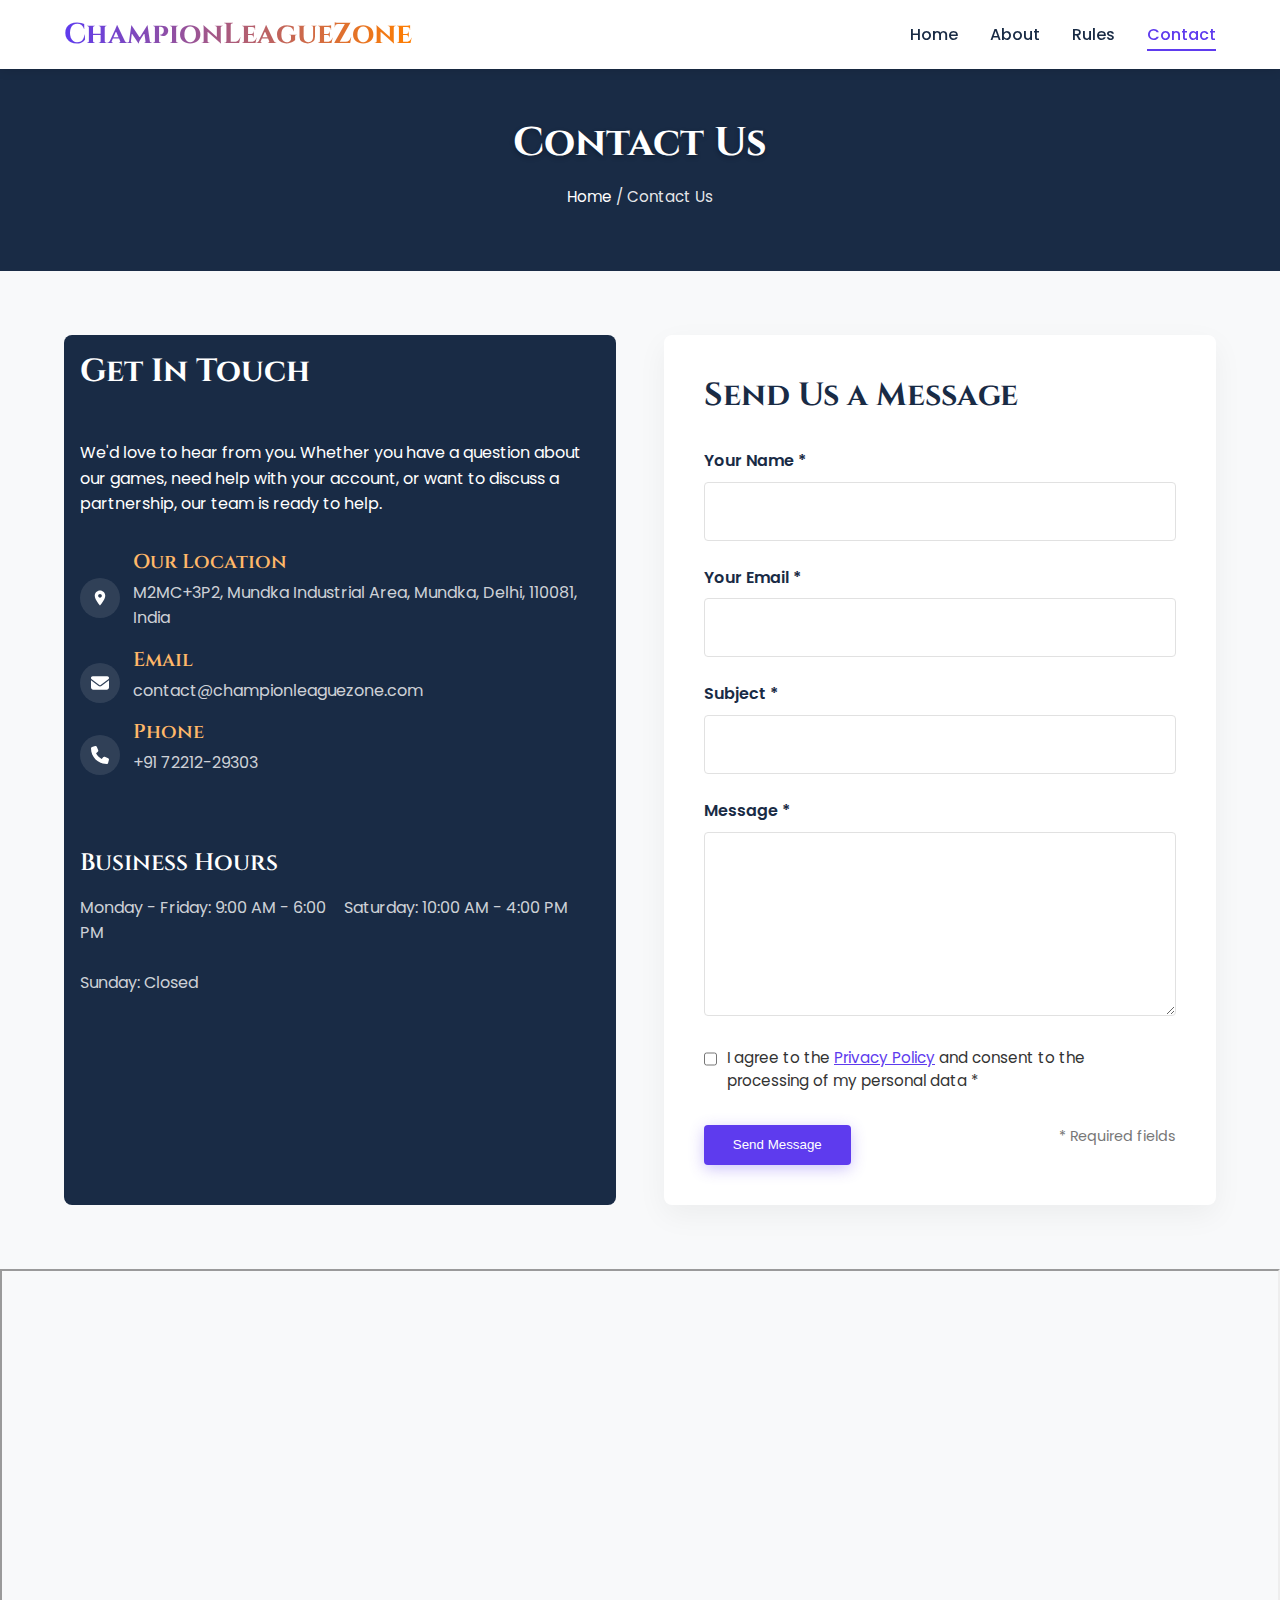
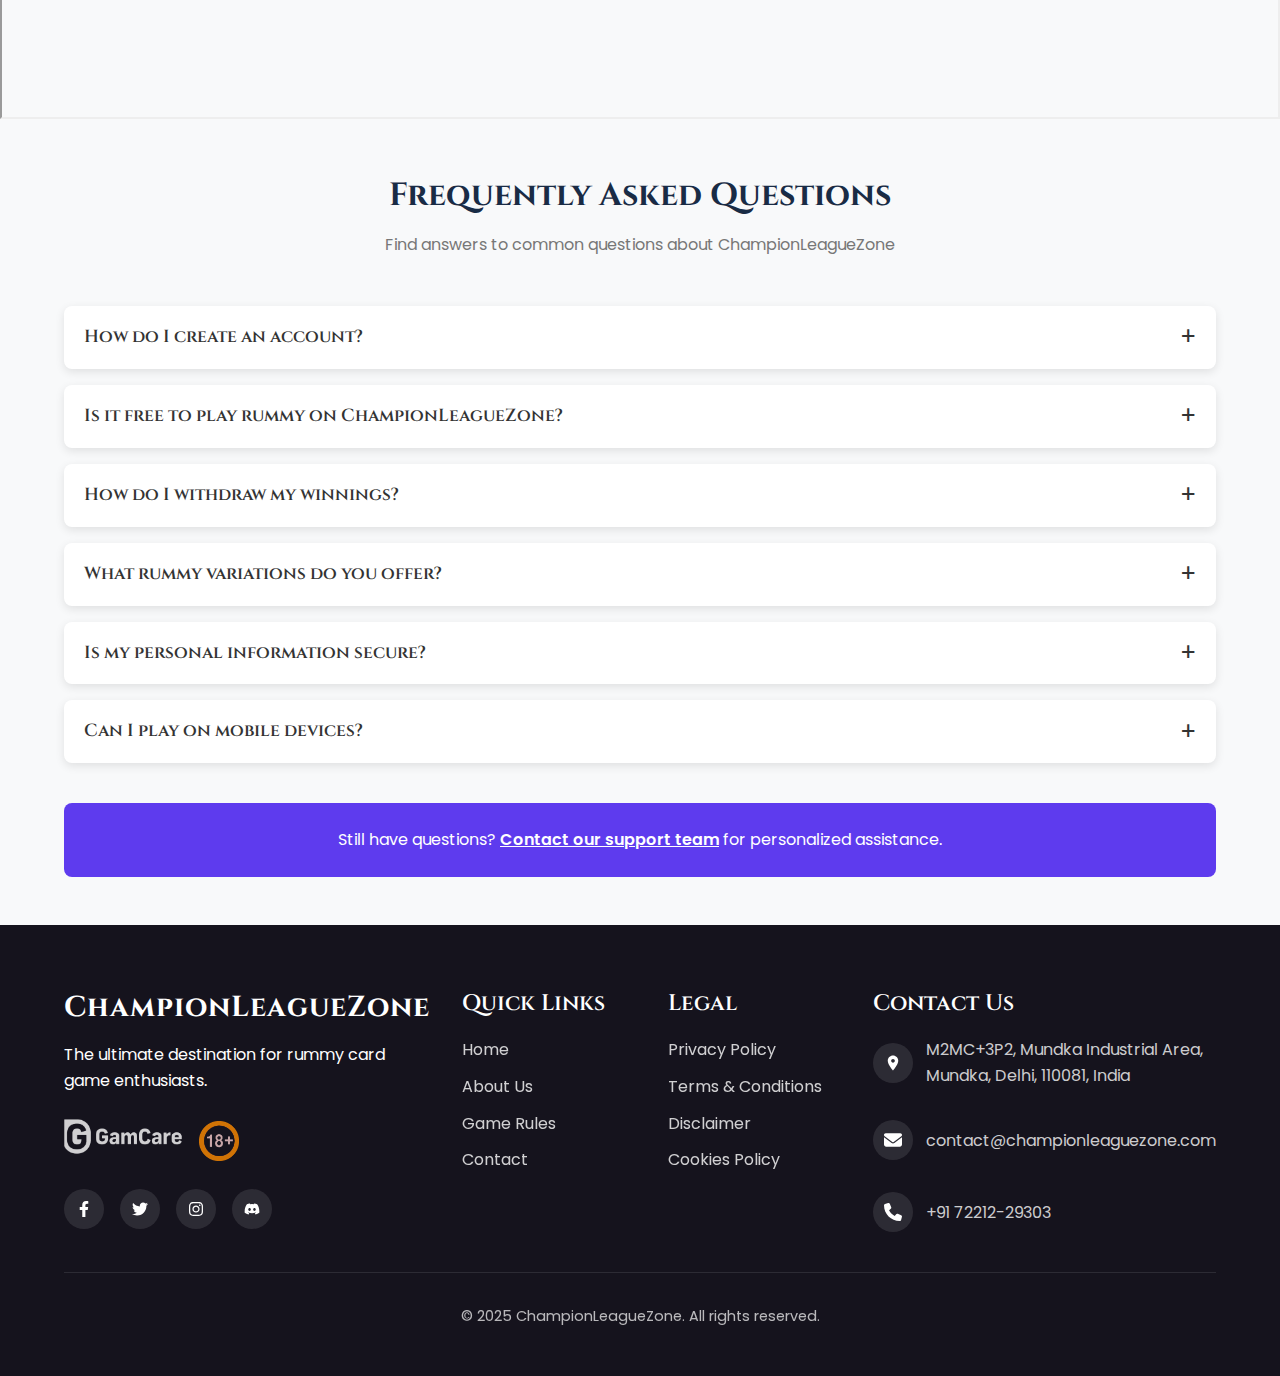
<file: contact.html>
<!DOCTYPE html>
<html lang="en">
  <head>
    <meta charset="UTF-8" />
    <meta name="viewport" content="width=device-width, initial-scale=1.0" />
    <title>Contact ChampionLeagueZone - Rummy Card Game</title>
    <meta
      name="description"
      content="Get in touch with the ChampionLeagueZone team. Contact us for support, partnerships, or general inquiries about our rummy card game."
    />
    <link rel="stylesheet" href="css/style.css" />
    <link rel="stylesheet" href="css/responsive.css" />
    <link rel="icon" type="image/png" href="images/favicon.png" />
  </head>
  <body>
    <header>
      <div class="container">
        <div class="header-inner">
          <div class="logo">
            <a href="index.html">
              <h2>ChampionLeagueZone</h2>
            </a>
          </div>
          <nav class="main-nav">
            <ul>
              <li><a href="index.html">Home</a></li>
              <li><a href="about.html">About</a></li>
              <li><a href="rules.html">Rules</a></li>
              <li class="active"><a href="contact.html">Contact</a></li>
            </ul>
          </nav>
          <div class="mobile-menu-toggle">
            <img src="images/svg/bars.svg" alt="Open menu" class="icon-menu">
            <img src="images/svg/xmark.svg" alt="Close menu" class="icon-close">
          </div>
        </div>
      </div>
    </header>
		<main>
    <section class="page-header">
      <div class="container">
        <h1>Contact Us</h1>
        <div class="breadcrumbs">
          <a href="index.html">Home</a> / <span>Contact Us</span>
        </div>
      </div>
    </section>

    <section class="contact-section">
      <div class="container">
        <div class="contact-container">
          <div class="contact-info">
            <h2>Get In Touch</h2>
            <p>
              We'd love to hear from you. Whether you have a question about our
              games, need help with your account, or want to discuss a
              partnership, our team is ready to help.
            </p>

            <div class="contact-info-list">
              <div class="contact-info-item">
                <div class="contact-info-icon">
                  <img
                    src="images/svg/map-marker.svg"
                    alt="Location"
                    class="contact-icon"
                  />
                </div>
                <div class="contact-info-text">
                  <h4>Our Location</h4>
                  <p>
                    <a
                      href="https://maps.app.goo.gl/ZzknWx688EnBY3448"
                      target="_blank"
                      >M2MC+3P2, Mundka Industrial Area, Mundka, Delhi, 110081,
                      India</a
                    >
                  </p>
                </div>
              </div>

              <div class="contact-info-item">
                <div class="contact-info-icon">
                  <img
                    src="images/svg/envelope.svg"
                    alt="Email"
                    class="contact-icon"
                  />
                </div>
                <div class="contact-info-text">
                  <h4>Email</h4>
                  <p>
                    <a href="mailto:contact@championleaguezone.com">contact@championleaguezone.com</a>
                  </p>
                </div>
              </div>

              <div class="contact-info-item">
                <div class="contact-info-icon">
                  <img
                    src="images/svg/phone.svg"
                    alt="Phone"
                    class="contact-icon"
                  />
                </div>
                <div class="contact-info-text">
                  <h4>Phone</h4>
                  <p><a href="tel:+917221229303">+91 72212-29303</a></p>
                </div>
              </div>
            </div>

            <div class="contact-hours">
              <h3>Business Hours</h3>
              <div class="hours-list">
                <p>Monday - Friday: 9:00 AM - 6:00 PM</p>
                <p>Saturday: 10:00 AM - 4:00 PM</p>
                <p>Sunday: Closed</p>
              </div>
            </div>
          </div>

          <div class="contact-form-container">
            <h2>Send Us a Message</h2>
            <form id="contactForm" action="thanks_form.php" method="post">
              <div class="form-group">
                <label for="name" class="form-label"
                  >Your Name <span class="required">*</span></label
                >
                <input
                  type="text"
                  id="name"
                  name="name"
                  class="form-control"
                  required
                />
                <div class="error-message"></div>
              </div>

              <div class="form-group">
                <label for="email" class="form-label"
                  >Your Email <span class="required">*</span></label
                >
                <input
                  type="email"
                  id="email"
                  name="email"
                  class="form-control"
                  required
                />
                <div class="error-message"></div>
              </div>

              <div class="form-group">
                <label for="subject" class="form-label"
                  >Subject <span class="required">*</span></label
                >
                <input
                  type="text"
                  id="subject"
                  name="subject"
                  class="form-control"
                  required
                />
                <div class="error-message"></div>
              </div>

              <div class="form-group">
                <label for="message" class="form-label"
                  >Message <span class="required">*</span></label
                >
                <textarea
                  id="message"
                  name="message"
                  rows="6"
                  class="form-control"
                  required
                ></textarea>
                <div class="error-message"></div>
              </div>

              <div class="form-group checkbox-group">
                <input type="checkbox" id="terms" name="terms" required />
                <label for="terms" class="checkbox-label"
                  >I agree to the
                  <a href="privacy-policy.html">Privacy Policy</a> and consent
                  to the processing of my personal data
                  <span class="required">*</span></label
                >
                <div class="error-message"></div>
              </div>

              <div class="form-footer">
                <button type="submit" class="btn btn-primary">
                  Send Message
                </button>
                <p class="required-note">
                  <span class="required">*</span> Required fields
                </p>
              </div>
            </form>
          </div>
        </div>
      </div>
    </section>

    <section class="map-section">
      <iframe
        src="https://www.google.com/maps/embed?pb=!1m14!1m8!1m3!1d3263.248154358696!2d77.0195395!3d28.6823519!3m2!1i1024!2i768!4f13.1!3m3!1m2!1s0x390d05f028238043%3A0xa6fa783cddf13a8b!2zTTJNQyszUDIsIE11bmRrYSBJbmR1c3RyaWFsIEFyZWEsIE11bmRrYSwgRGVsaGksIDExMDA4MSwg0JjQvdC00LjRjw!5e1!3m2!1sru!2sru!4v1742598501827!5m2!1sru!2sru"
        width="100%"
        height="450"
        allowfullscreen=""
        loading="lazy"
        referrerpolicy="no-referrer-when-downgrade"
      ></iframe>
    </section>

    <!-- FAQ Section -->
    <section class="rules-section alternate-bg">
      <div class="container">
        <div class="section-header">
          <h2>Frequently Asked Questions</h2>
          <p>Find answers to common questions about ChampionLeagueZone</p>
        </div>

        <div class="faq-container">
          <div class="faq-item">
            <div class="faq-question">
              <h3>How do I create an account?</h3>
            </div>
            <div class="faq-answer">
              <p>
                Creating an account is easy! Simply click on the "Sign Up"
                button on our homepage, fill in your details, and follow the
                verification process. You'll be ready to play in minutes.
              </p>
            </div>
          </div>

          <div class="faq-item">
            <div class="faq-question">
              <h3>Is it free to play rummy on ChampionLeagueZone?</h3>
            </div>
            <div class="faq-answer">
              <p>
                Yes, we offer free tables where you can play rummy without any
                entry fee. We also have premium tournaments with cash prizes
                that require an entry fee to participate.
              </p>
            </div>
          </div>

          <div class="faq-item">
            <div class="faq-question">
              <h3>How do I withdraw my winnings?</h3>
            </div>
            <div class="faq-answer">
              <p>
                You can withdraw your winnings by going to your account
                dashboard and selecting the "Withdraw" option. We support
                multiple payment methods including bank transfers, UPI, and
                popular e-wallets.
              </p>
            </div>
          </div>

          <div class="faq-item">
            <div class="faq-question">
              <h3>What rummy variations do you offer?</h3>
            </div>
            <div class="faq-answer">
              <p>
                We offer several popular variations of rummy including Points
                Rummy, Pool Rummy (101 & 201), and Deals Rummy. Each has
                different rules and scoring systems to keep the gameplay
                exciting.
              </p>
            </div>
          </div>

          <div class="faq-item">
            <div class="faq-question">
              <h3>Is my personal information secure?</h3>
            </div>
            <div class="faq-answer">
              <p>
                Absolutely! We use industry-standard encryption to protect all
                personal and financial information. Our platform is regularly
                audited for security compliance to ensure your data remains
                safe.
              </p>
            </div>
          </div>

          <div class="faq-item">
            <div class="faq-question">
              <h3>Can I play on mobile devices?</h3>
            </div>
            <div class="faq-answer">
              <p>
                Yes, ChampionLeagueZone is fully optimized for mobile play. You
                can play directly through your mobile browser or download our
                dedicated app for iOS and Android devices from the App Store or
                Google Play.
              </p>
            </div>
          </div>
        </div>

        <div class="resources-cta">
          <p>
            Still have questions?
            <a href="#contactForm">Contact our support team</a> for personalized
            assistance.
          </p>
        </div>
      </div>
    </section>
	</main>
    <footer class="site-footer">
      <div class="container">
        <div class="footer-top">
          <div class="footer-column">
            <div class="footer-logo">
              <a href="index.html">
                <h2>ChampionLeagueZone</h2>
              </a>
            </div>
            <p>The ultimate destination for rummy card game enthusiasts.</p>
						<div class="footer-badges">
							<a href="https://www.gamcare.org.uk/" target="_blank"><img src="images/6.png" alt="gamcare"/></a>
							<img src="images/18.png" alt="18+"/>
						</div>
            <div class="social-icons">
              <a href="contact.html"
                ><img
                  src="images/svg/facebook.svg"
                  alt="Facebook"
                  class="social-icon"
              /></a>
              <a href="contact.html"
                ><img
                  src="images/svg/twitter.svg"
                  alt="Twitter"
                  class="social-icon"
              /></a>
              <a href="contact.html"
                ><img
                  src="images/svg/instagram.svg"
                  alt="Instagram"
                  class="social-icon"
              /></a>
              <a href="contact.html"
                ><img
                  src="images/svg/discord.svg"
                  alt="Discord"
                  class="social-icon"
              /></a>
            </div>
          </div>
          <div class="footer-column">
            <h3>Quick Links</h3>
            <ul class="footer-links">
              <li><a href="index.html">Home</a></li>
              <li><a href="about.html">About Us</a></li>
              <li><a href="rules.html">Game Rules</a></li>
              <li><a href="contact.html">Contact</a></li>
            </ul>
          </div>
          <div class="footer-column">
            <h3>Legal</h3>
            <ul class="footer-links">
              <li><a href="privacy-policy.html">Privacy Policy</a></li>
              <li><a href="terms-conditions.html">Terms & Conditions</a></li>
              <li><a href="disclaimer.html">Disclaimer</a></li>
              <li><a href="cookies.html">Cookies Policy</a></li>
            </ul>
          </div>
          <div class="footer-column">
            <h3>Contact Us</h3>
            <div class="contact-info">
              <div class="contact-info-item">
                <div class="contact-info-icon">
                  <img
                    src="images/svg/map-marker.svg"
                    alt="Location"
                    class="contact-icon"
                  />
                </div>
                <span
                  ><a
                    href="https://maps.app.goo.gl/ZzknWx688EnBY3448"
                    target="_blank"
                    >M2MC+3P2, Mundka Industrial Area, Mundka, Delhi, 110081,
                    India</a
                  ></span
                >
              </div>
              <div class="contact-info-item">
                <div class="contact-info-icon">
                  <img
                    src="images/svg/envelope.svg"
                    alt="Email"
                    class="contact-icon"
                  />
                </div>
                <span><a href="mailto:contact@championleaguezone.com">contact@championleaguezone.com</a></span>
              </div>
              <div class="contact-info-item">
                <div class="contact-info-icon">
                  <img
                    src="images/svg/phone.svg"
                    alt="Phone"
                    class="contact-icon"
                  />
                </div>
                <span><a href="tel:+917221229303">+91 72212-29303</a></span>
              </div>
            </div>
          </div>
        </div>
        <div class="footer-bottom">
          <p>&copy; 2025 ChampionLeagueZone. All rights reserved.</p>
        </div>
      </div>
    </footer>

    <script src="js/main.js"></script>
  </body>
</html>
</file>
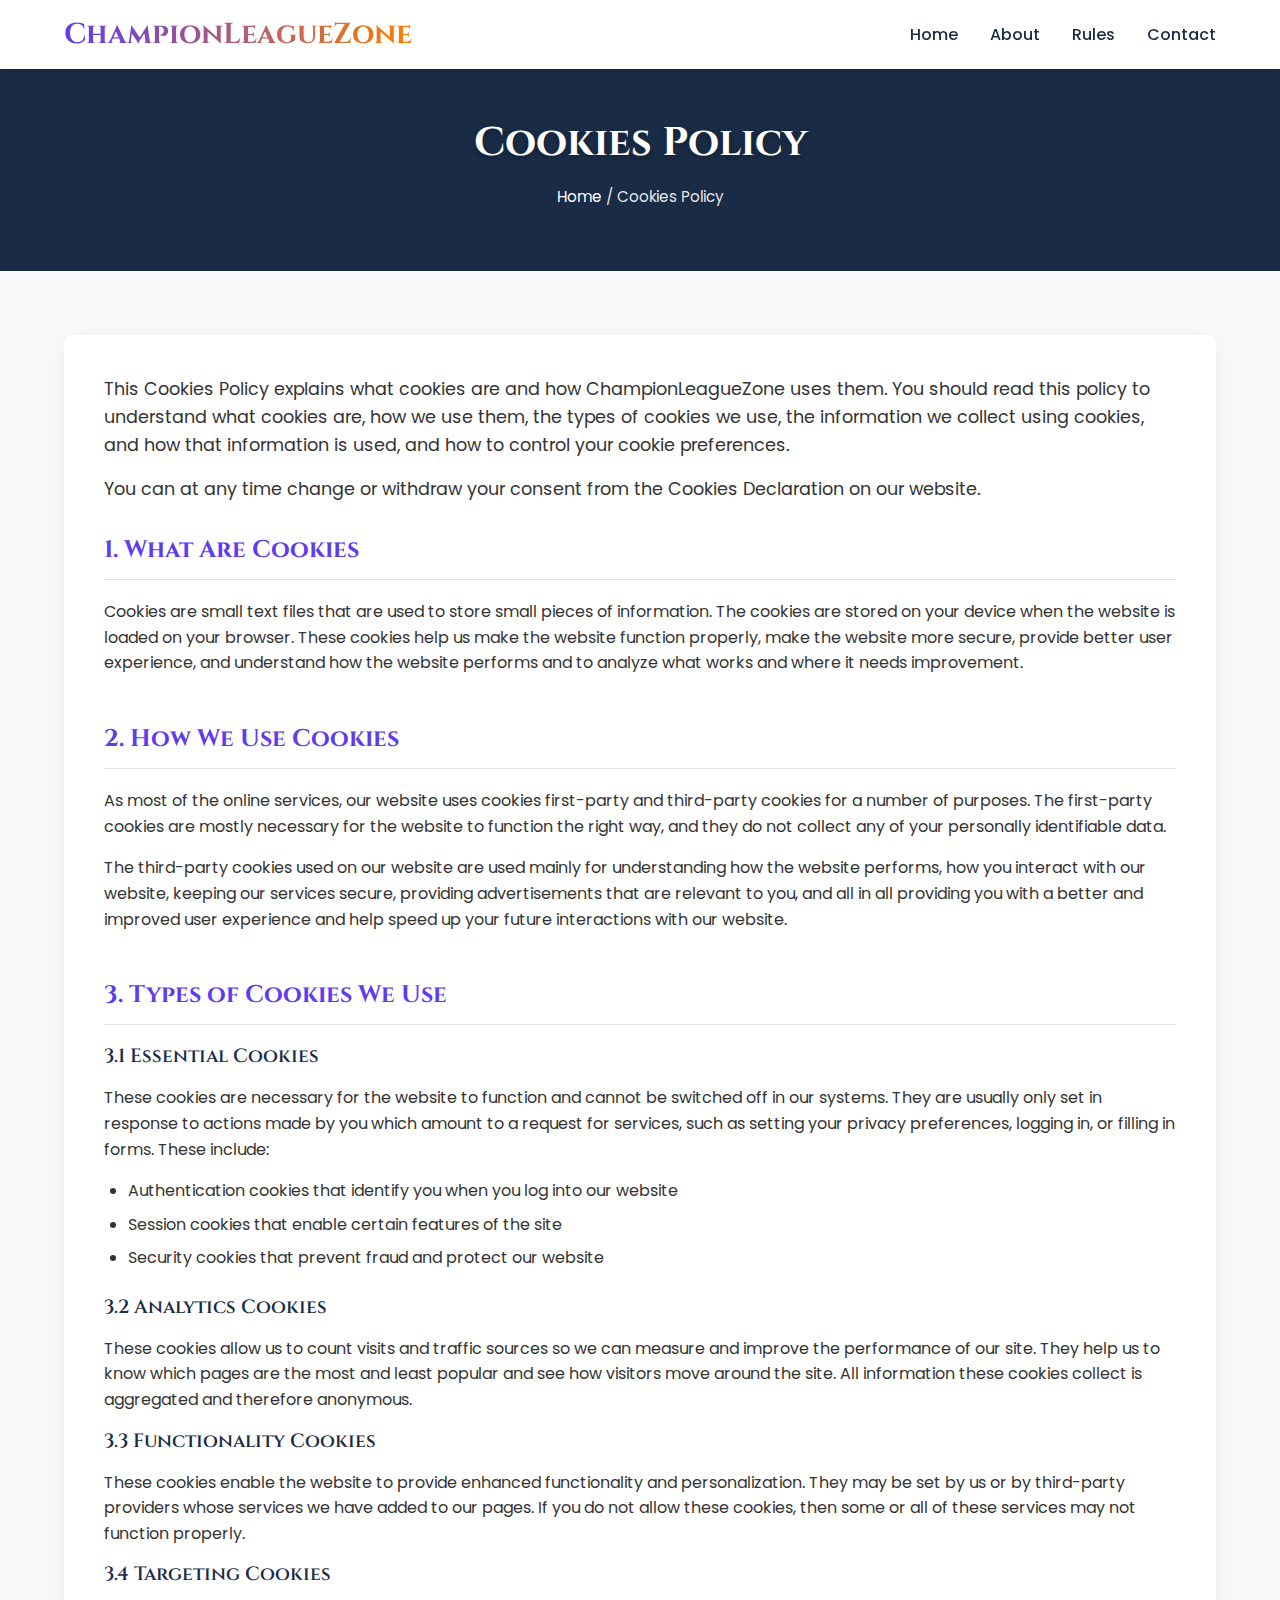
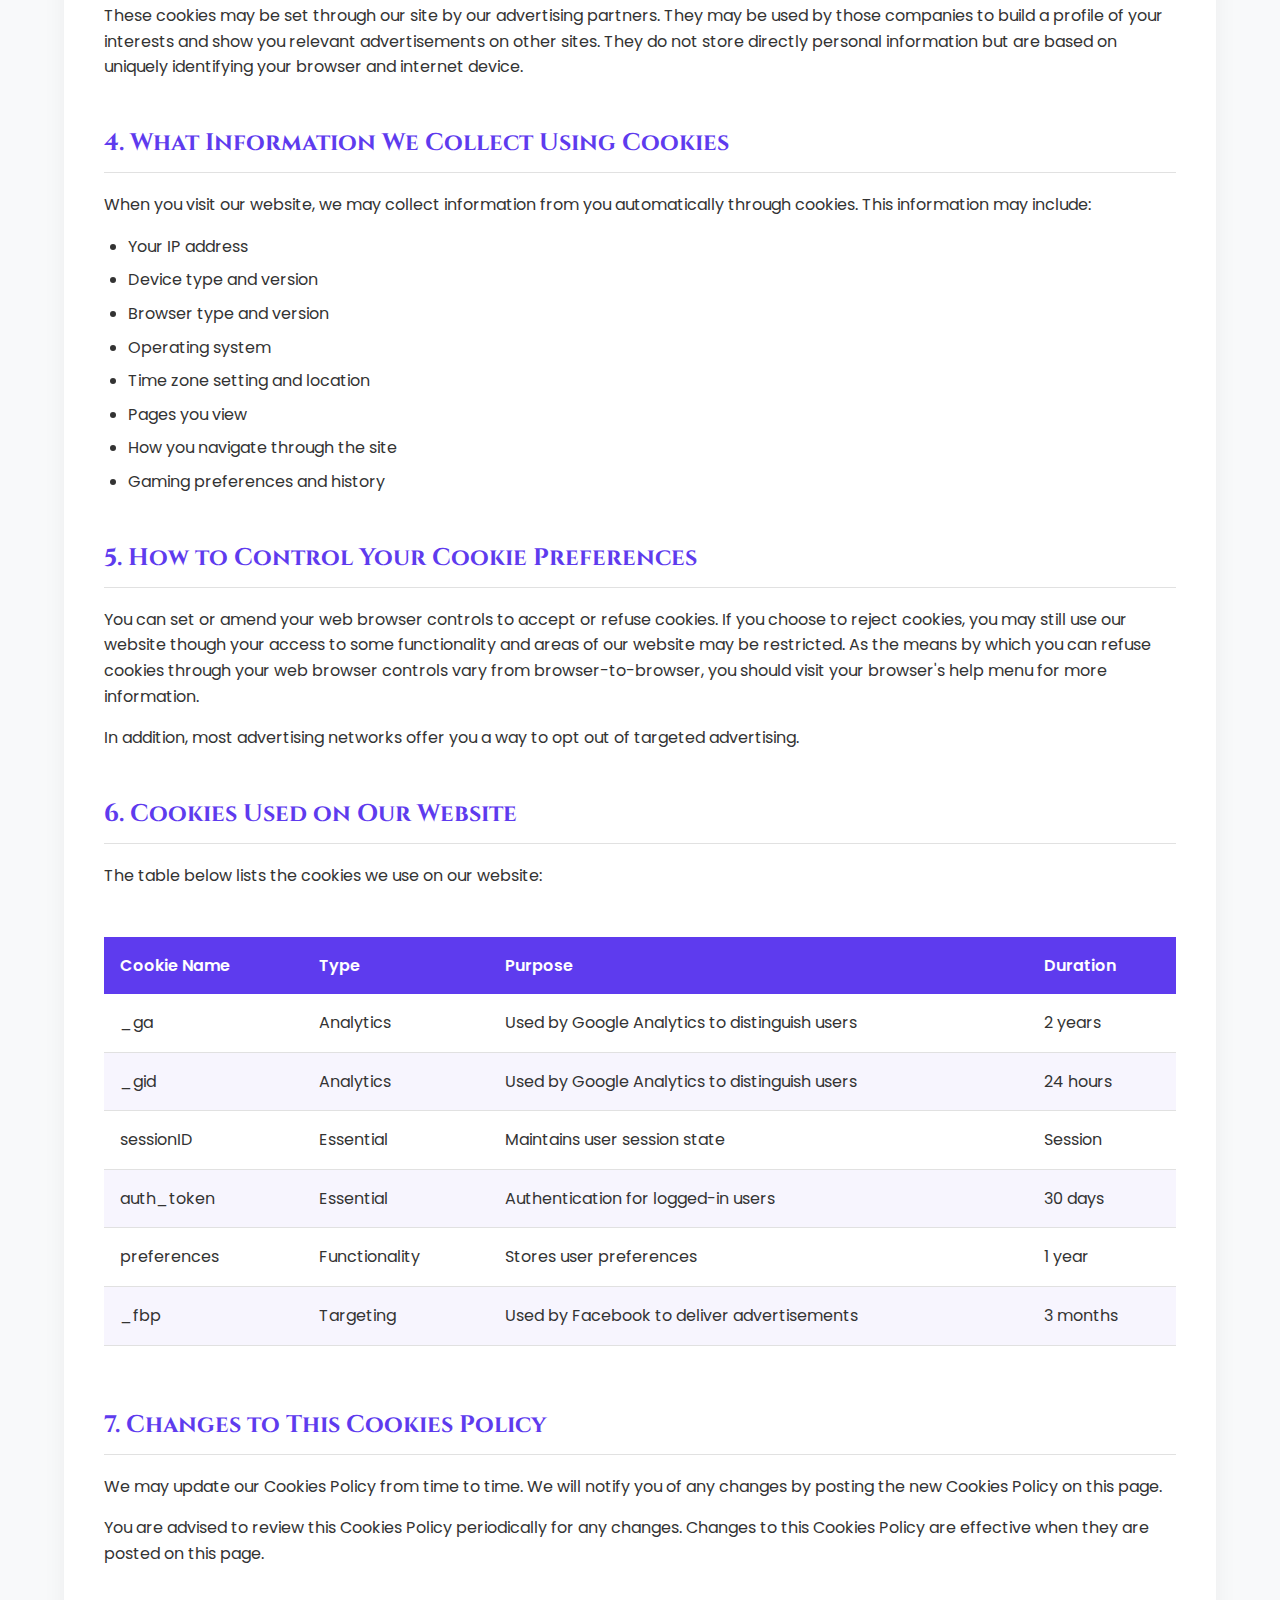
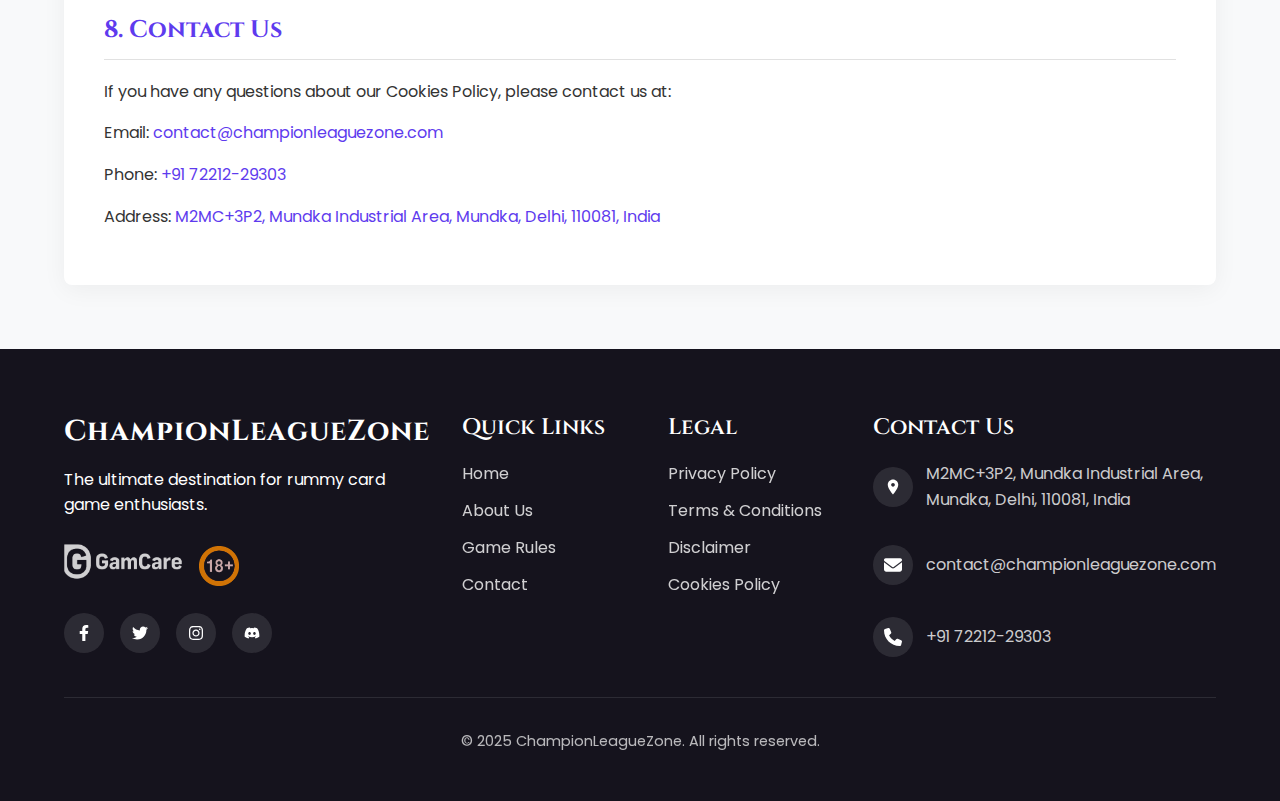
<file: cookies.html>
<!DOCTYPE html>
<html lang="en">
<head>
    <meta charset="UTF-8">
    <meta name="viewport" content="width=device-width, initial-scale=1.0">
    <meta name="robots" content="noindex, follow">
    <title>Cookies Policy - ChampionLeagueZone</title>
    <meta name="description" content="Learn about how we use cookies on the ChampionLeagueZone rummy card game platform.">
    <link rel="stylesheet" href="css/style.css">
    <link rel="stylesheet" href="css/responsive.css">
    <link rel="icon" type="image/png" href="images/favicon.png">
</head>
<body>
    <!-- Header Section -->
		<header>
			<div class="container">
					<div class="header-inner">
							<div class="logo">
									<a href="index.html">
											<h2>ChampionLeagueZone</h2>
									</a>
							</div>
							<nav class="main-nav">
									<ul>
											<li><a href="index.html">Home</a></li>
											<li><a href="about.html">About</a></li>
											<li><a href="rules.html">Rules</a></li>
											<li><a href="contact.html">Contact</a></li>
									</ul>
							</nav>
							<div class="mobile-menu-toggle">
									<img src="images/svg/bars.svg" alt="Open menu" class="icon-menu">
									<img src="images/svg/xmark.svg" alt="Close menu" class="icon-close">
							</div>
					</div>
			</div>
	</header>
	<main>
    <!-- Page Header -->
    <section class="page-header">
        <div class="container">
            <h1>Cookies Policy</h1>
            <div class="breadcrumbs">
                <a href="index.html">Home</a> / <span>Cookies Policy</span>
            </div>
        </div>
    </section>

    <!-- Cookies Policy Content -->
    <section class="legal-content">
        <div class="container">
            <div class="legal-wrapper">
                <div class="policy-intro">
                    <p>This Cookies Policy explains what cookies are and how ChampionLeagueZone uses them. You should read this policy to understand what cookies are, how we use them, the types of cookies we use, the information we collect using cookies, and how that information is used, and how to control your cookie preferences.</p>
                    
                    <p>You can at any time change or withdraw your consent from the Cookies Declaration on our website.</p>
                </div>
                
                <div class="policy-section">
                    <h2>1. What Are Cookies</h2>
                    
                    <p>Cookies are small text files that are used to store small pieces of information. The cookies are stored on your device when the website is loaded on your browser. These cookies help us make the website function properly, make the website more secure, provide better user experience, and understand how the website performs and to analyze what works and where it needs improvement.</p>
                </div>
                
                <div class="policy-section">
                    <h2>2. How We Use Cookies</h2>
                    
                    <p>As most of the online services, our website uses cookies first-party and third-party cookies for a number of purposes. The first-party cookies are mostly necessary for the website to function the right way, and they do not collect any of your personally identifiable data.</p>
                    
                    <p>The third-party cookies used on our website are used mainly for understanding how the website performs, how you interact with our website, keeping our services secure, providing advertisements that are relevant to you, and all in all providing you with a better and improved user experience and help speed up your future interactions with our website.</p>
                </div>
                
                <div class="policy-section">
                    <h2>3. Types of Cookies We Use</h2>
                    
                    <h3>3.1 Essential Cookies</h3>
                    <p>These cookies are necessary for the website to function and cannot be switched off in our systems. They are usually only set in response to actions made by you which amount to a request for services, such as setting your privacy preferences, logging in, or filling in forms. These include:</p>
                    <ul>
                        <li>Authentication cookies that identify you when you log into our website</li>
                        <li>Session cookies that enable certain features of the site</li>
                        <li>Security cookies that prevent fraud and protect our website</li>
                    </ul>
                    
                    <h3>3.2 Analytics Cookies</h3>
                    <p>These cookies allow us to count visits and traffic sources so we can measure and improve the performance of our site. They help us to know which pages are the most and least popular and see how visitors move around the site. All information these cookies collect is aggregated and therefore anonymous.</p>
                    
                    <h3>3.3 Functionality Cookies</h3>
                    <p>These cookies enable the website to provide enhanced functionality and personalization. They may be set by us or by third-party providers whose services we have added to our pages. If you do not allow these cookies, then some or all of these services may not function properly.</p>
                    
                    <h3>3.4 Targeting Cookies</h3>
                    <p>These cookies may be set through our site by our advertising partners. They may be used by those companies to build a profile of your interests and show you relevant advertisements on other sites. They do not store directly personal information but are based on uniquely identifying your browser and internet device.</p>
                </div>
                
                <div class="policy-section">
                    <h2>4. What Information We Collect Using Cookies</h2>
                    
                    <p>When you visit our website, we may collect information from you automatically through cookies. This information may include:</p>
                    <ul>
                        <li>Your IP address</li>
                        <li>Device type and version</li>
                        <li>Browser type and version</li>
                        <li>Operating system</li>
                        <li>Time zone setting and location</li>
                        <li>Pages you view</li>
                        <li>How you navigate through the site</li>
                        <li>Gaming preferences and history</li>
                    </ul>
                </div>
                
                <div class="policy-section">
                    <h2>5. How to Control Your Cookie Preferences</h2>
                    
                    <p>You can set or amend your web browser controls to accept or refuse cookies. If you choose to reject cookies, you may still use our website though your access to some functionality and areas of our website may be restricted. As the means by which you can refuse cookies through your web browser controls vary from browser-to-browser, you should visit your browser's help menu for more information.</p>
                    
                    <p>In addition, most advertising networks offer you a way to opt out of targeted advertising. </p>
                </div>
                
                <div class="policy-section">
                    <h2>6. Cookies Used on Our Website</h2>
                    
                    <p>The table below lists the cookies we use on our website:</p>
                    
                    <div class="cookies-table">
                        <table>
                            <thead>
                                <tr>
                                    <th>Cookie Name</th>
                                    <th>Type</th>
                                    <th>Purpose</th>
                                    <th>Duration</th>
                                </tr>
                            </thead>
                            <tbody>
                                <tr>
                                    <td>_ga</td>
                                    <td>Analytics</td>
                                    <td>Used by Google Analytics to distinguish users</td>
                                    <td>2 years</td>
                                </tr>
                                <tr>
                                    <td>_gid</td>
                                    <td>Analytics</td>
                                    <td>Used by Google Analytics to distinguish users</td>
                                    <td>24 hours</td>
                                </tr>
                                <tr>
                                    <td>sessionID</td>
                                    <td>Essential</td>
                                    <td>Maintains user session state</td>
                                    <td>Session</td>
                                </tr>
                                <tr>
                                    <td>auth_token</td>
                                    <td>Essential</td>
                                    <td>Authentication for logged-in users</td>
                                    <td>30 days</td>
                                </tr>
                                <tr>
                                    <td>preferences</td>
                                    <td>Functionality</td>
                                    <td>Stores user preferences</td>
                                    <td>1 year</td>
                                </tr>
                                <tr>
                                    <td>_fbp</td>
                                    <td>Targeting</td>
                                    <td>Used by Facebook to deliver advertisements</td>
                                    <td>3 months</td>
                                </tr>
                            </tbody>
                        </table>
                    </div>
                </div>
                
                <div class="policy-section">
                    <h2>7. Changes to This Cookies Policy</h2>
                    
                    <p>We may update our Cookies Policy from time to time. We will notify you of any changes by posting the new Cookies Policy on this page.</p>
                    
                    <p>You are advised to review this Cookies Policy periodically for any changes. Changes to this Cookies Policy are effective when they are posted on this page.</p>
                </div>
                
                <div class="policy-section">
                    <h2>8. Contact Us</h2>
                    
                    <p>If you have any questions about our Cookies Policy, please contact us at:</p>
                    <p>Email: <a href="mailto:contact@championleaguezone.com">contact@championleaguezone.com</a></p>
                    <p>Phone: <a href="tel:+917221229303">+91 72212-29303</a></p>
                    <p>Address: <a href="https://maps.app.goo.gl/ZzknWx688EnBY3448" target="_blank">M2MC+3P2, Mundka Industrial Area, Mundka, Delhi, 110081, India</a></p>
                </div>
            </div>
        </div>
    </section>
	</main>
    <!-- Footer Section -->
		<footer class="site-footer">
			<div class="container">
					<div class="footer-top">
							<div class="footer-column">
									<div class="footer-logo">
											<a href="index.html">
												<h2>ChampionLeagueZone</h2>
											</a>
									</div>
									<p>The ultimate destination for rummy card game enthusiasts.</p>
									<div class="footer-badges">
										<a href="https://www.gamcare.org.uk/" target="_blank"><img src="images/6.png" alt="gamcare"/></a>
										<img src="images/18.png" alt="18+"/>
									</div>
									<div class="social-icons">
											<a href="contact.html"><img src="images/svg/facebook.svg" alt="Facebook" class="social-icon"></a>
											<a href="contact.html"><img src="images/svg/twitter.svg" alt="Twitter" class="social-icon"></a>
											<a href="contact.html"><img src="images/svg/instagram.svg" alt="Instagram" class="social-icon"></a>
											<a href="contact.html"><img src="images/svg/discord.svg" alt="Discord" class="social-icon"></a>
									</div>
							</div>
							<div class="footer-column">
									<h3>Quick Links</h3>
									<ul class="footer-links">
											<li><a href="index.html">Home</a></li>
											<li><a href="about.html">About Us</a></li>
											<li><a href="rules.html">Game Rules</a></li>
											<li><a href="contact.html">Contact</a></li>
									</ul>
							</div>
							<div class="footer-column">
									<h3>Legal</h3>
									<ul class="footer-links">
											<li><a href="privacy-policy.html">Privacy Policy</a></li>
											<li><a href="terms-conditions.html">Terms & Conditions</a></li>
											<li><a href="disclaimer.html">Disclaimer</a></li>
											<li><a href="cookies.html">Cookies Policy</a></li>
									</ul>
							</div>
							<div class="footer-column">
									<h3>Contact Us</h3>
									<div class="contact-info">
											<div class="contact-info-item">
													<div class="contact-info-icon">
															<img src="images/svg/map-marker.svg" alt="Location" class="contact-icon">
													</div>
													<span><a href="https://maps.app.goo.gl/ZzknWx688EnBY3448" target="_blank">M2MC+3P2, Mundka Industrial Area, Mundka, Delhi, 110081, India</a></span>
											</div>
											<div class="contact-info-item">
													<div class="contact-info-icon">
															<img src="images/svg/envelope.svg" alt="Email" class="contact-icon">
													</div>
													<span><a href="mailto:contact@championleaguezone.com">contact@championleaguezone.com</a></span>
											</div>
											<div class="contact-info-item">
													<div class="contact-info-icon">
															<img src="images/svg/phone.svg" alt="Phone" class="contact-icon">
													</div>
													<span><a href="tel:+917221229303">+91 72212-29303</a></span>
											</div>
									</div>
							</div>
					</div>
					<div class="footer-bottom">
							<p>&copy; 2025 ChampionLeagueZone. All rights reserved.</p>
					</div>
			</div>
	</footer>

    <!-- Scripts -->
    <script src="js/main.js"></script>
</body>
</html>
</file>
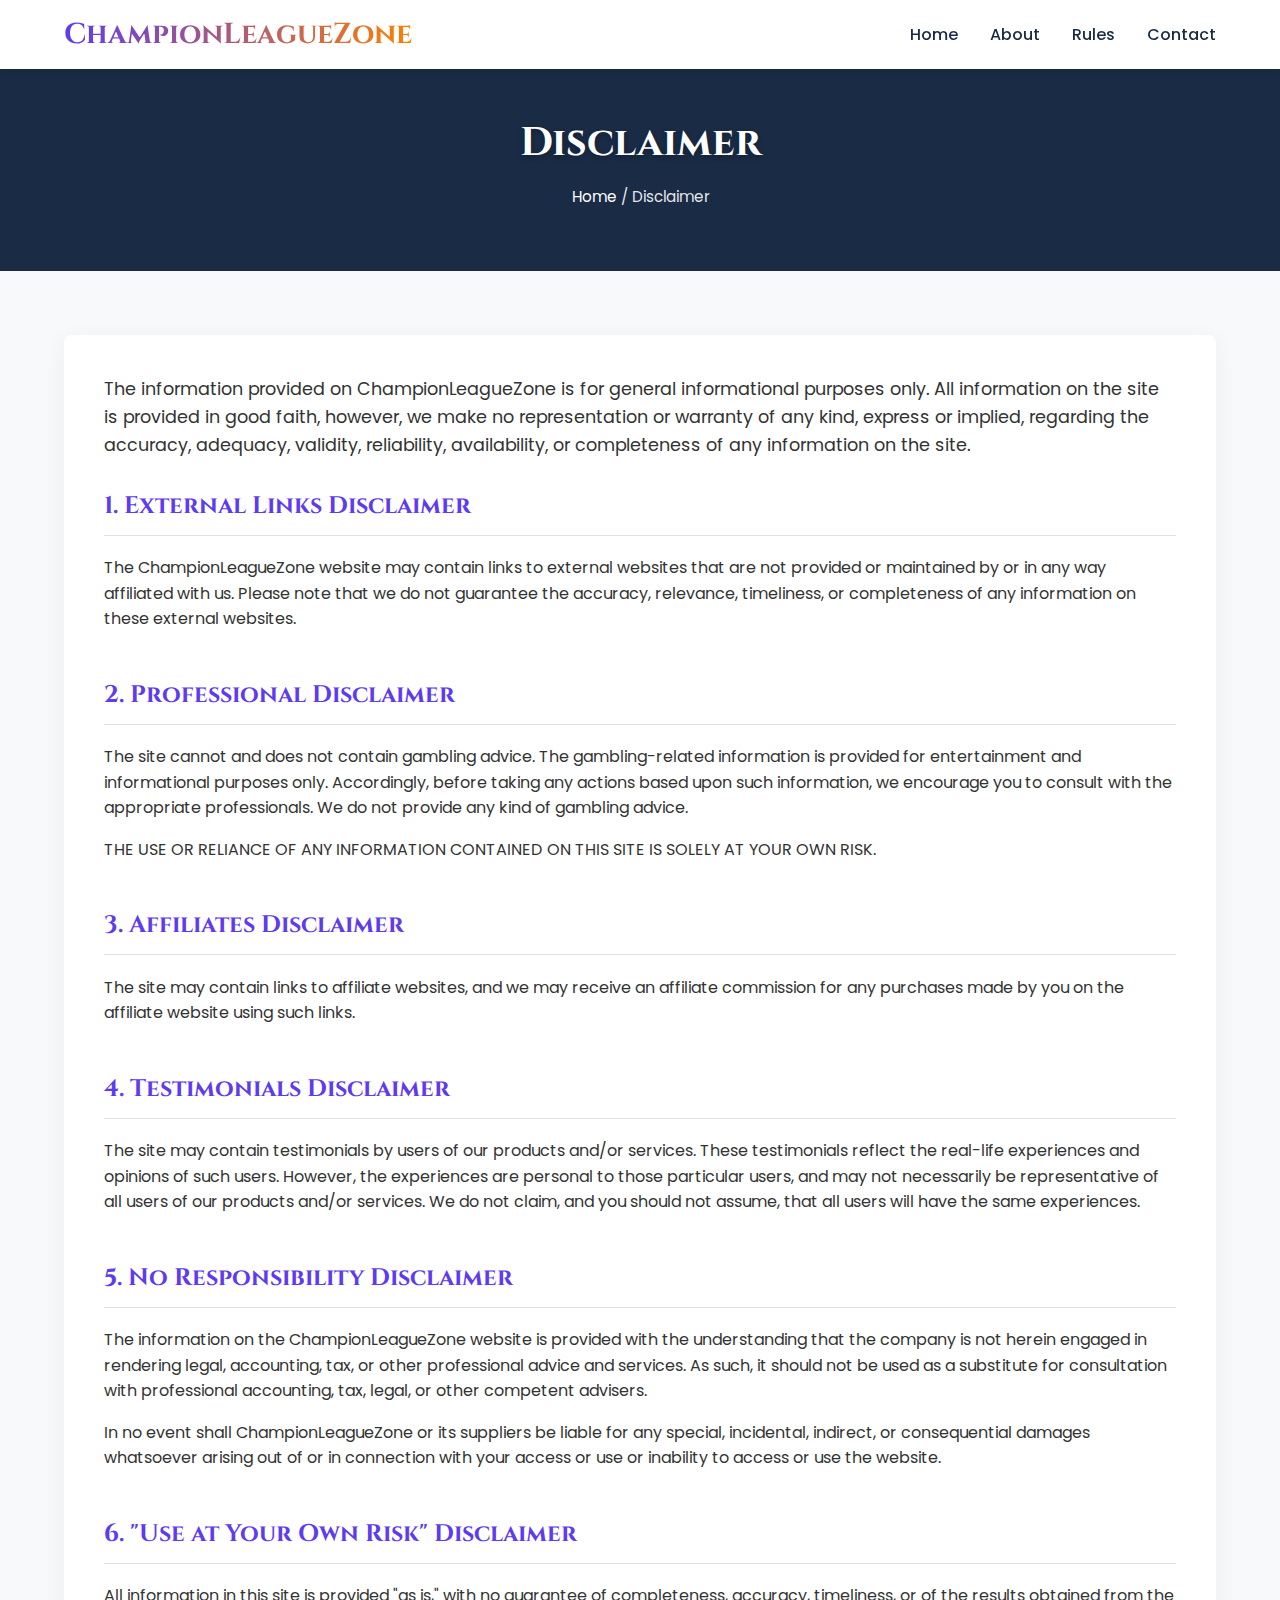
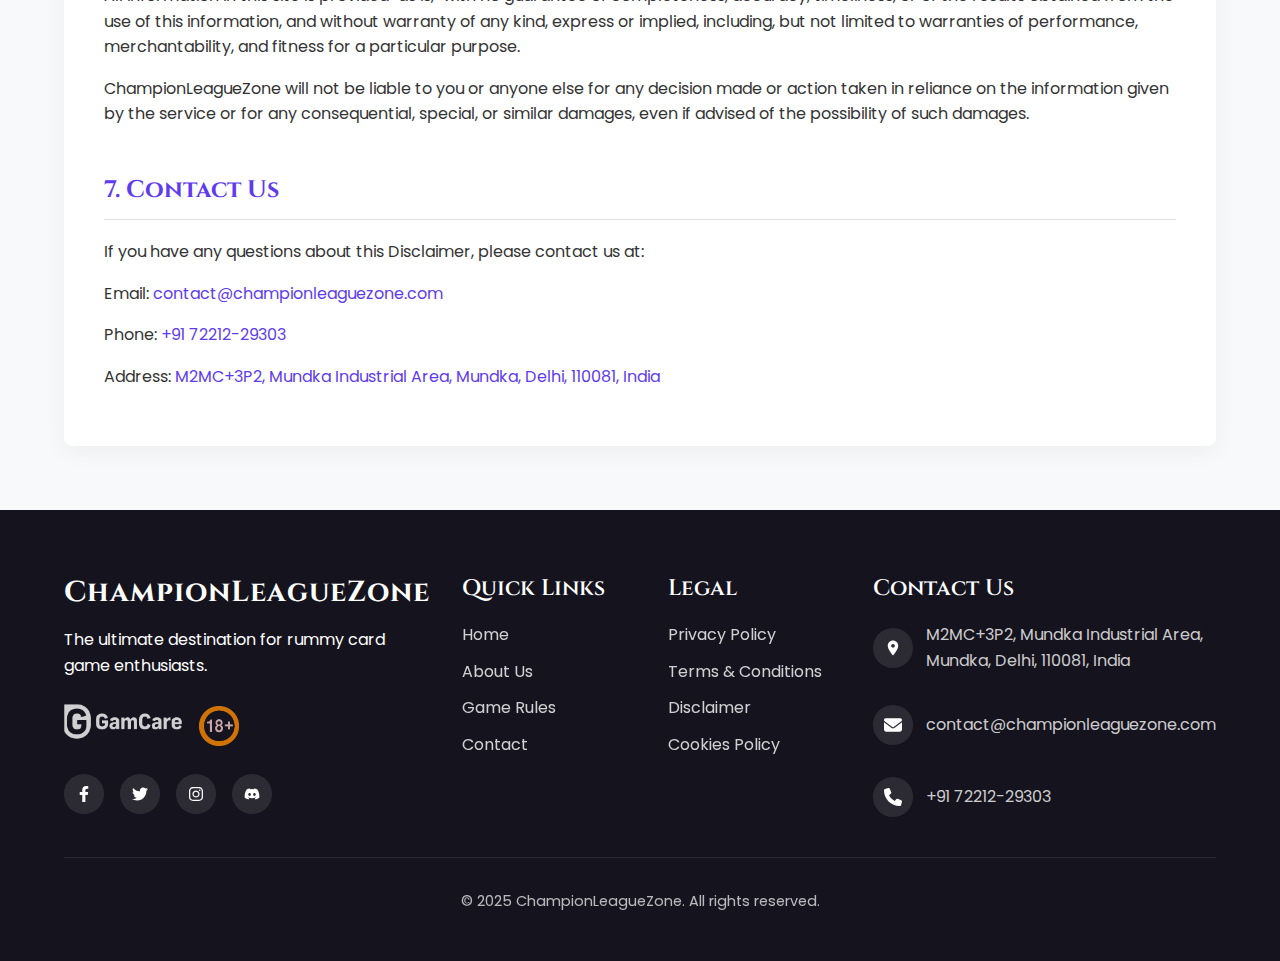
<file: disclaimer.html>
<!DOCTYPE html>
<html lang="en">
<head>
    <meta charset="UTF-8">
    <meta name="viewport" content="width=device-width, initial-scale=1.0">
    <meta name="robots" content="noindex, follow">
    <title>Disclaimer - ChampionLeagueZone</title>
    <meta name="description" content="Read our disclaimer for the ChampionLeagueZone rummy card game platform.">
    <link rel="stylesheet" href="css/style.css">
    <link rel="stylesheet" href="css/responsive.css">
    <link rel="icon" type="image/png" href="images/favicon.png">
</head>
<body>
	<header>
		<div class="container">
				<div class="header-inner">
						<div class="logo">
								<a href="index.html">
										<h2>ChampionLeagueZone</h2>
								</a>
						</div>
						<nav class="main-nav">
								<ul>
										<li><a href="index.html">Home</a></li>
										<li><a href="about.html">About</a></li>
										<li><a href="rules.html">Rules</a></li>
										<li><a href="contact.html">Contact</a></li>
								</ul>
						</nav>
						<div class="mobile-menu-toggle">
								<img src="images/svg/bars.svg" alt="Open menu" class="icon-menu">
								<img src="images/svg/xmark.svg" alt="Close menu" class="icon-close">
						</div>
				</div>
		</div>
</header>
<main>
    <section class="page-header">
        <div class="container">
            <h1>Disclaimer</h1>
            <div class="breadcrumbs">
                <a href="index.html">Home</a> / <span>Disclaimer</span>
            </div>
        </div>
    </section>

    <!-- Disclaimer Content -->
    <section class="legal-content">
        <div class="container">
            <div class="legal-wrapper">
                <div class="policy-intro">
                    <p>The information provided on ChampionLeagueZone is for general informational purposes only. All information on the site is provided in good faith, however, we make no representation or warranty of any kind, express or implied, regarding the accuracy, adequacy, validity, reliability, availability, or completeness of any information on the site.</p>
                </div>
                
                <div class="policy-section">
                    <h2>1. External Links Disclaimer</h2>
                    
                    <p>The ChampionLeagueZone website may contain links to external websites that are not provided or maintained by or in any way affiliated with us. Please note that we do not guarantee the accuracy, relevance, timeliness, or completeness of any information on these external websites.</p>
                </div>
                
                <div class="policy-section">
                    <h2>2. Professional Disclaimer</h2>
                    
                    <p>The site cannot and does not contain gambling advice. The gambling-related information is provided for entertainment and informational purposes only. Accordingly, before taking any actions based upon such information, we encourage you to consult with the appropriate professionals. We do not provide any kind of gambling advice.</p>
                    
                    <p>THE USE OR RELIANCE OF ANY INFORMATION CONTAINED ON THIS SITE IS SOLELY AT YOUR OWN RISK.</p>
                </div>
                
                <div class="policy-section">
                    <h2>3. Affiliates Disclaimer</h2>
                    
                    <p>The site may contain links to affiliate websites, and we may receive an affiliate commission for any purchases made by you on the affiliate website using such links.</p>
                </div>
                
                <div class="policy-section">
                    <h2>4. Testimonials Disclaimer</h2>
                    
                    <p>The site may contain testimonials by users of our products and/or services. These testimonials reflect the real-life experiences and opinions of such users. However, the experiences are personal to those particular users, and may not necessarily be representative of all users of our products and/or services. We do not claim, and you should not assume, that all users will have the same experiences.</p>
                </div>
                
                <div class="policy-section">
                    <h2>5. No Responsibility Disclaimer</h2>
                    
                    <p>The information on the ChampionLeagueZone website is provided with the understanding that the company is not herein engaged in rendering legal, accounting, tax, or other professional advice and services. As such, it should not be used as a substitute for consultation with professional accounting, tax, legal, or other competent advisers.</p>
                    
                    <p>In no event shall ChampionLeagueZone or its suppliers be liable for any special, incidental, indirect, or consequential damages whatsoever arising out of or in connection with your access or use or inability to access or use the website.</p>
                </div>
                
                <div class="policy-section">
                    <h2>6. "Use at Your Own Risk" Disclaimer</h2>
                    
                    <p>All information in this site is provided "as is," with no guarantee of completeness, accuracy, timeliness, or of the results obtained from the use of this information, and without warranty of any kind, express or implied, including, but not limited to warranties of performance, merchantability, and fitness for a particular purpose.</p>
                    
                    <p>ChampionLeagueZone will not be liable to you or anyone else for any decision made or action taken in reliance on the information given by the service or for any consequential, special, or similar damages, even if advised of the possibility of such damages.</p>
                </div>
                
                <div class="policy-section">
                    <h2>7. Contact Us</h2>
                    
                    <p>If you have any questions about this Disclaimer, please contact us at:</p>
                    <p>Email: <a href="mailto:contact@championleaguezone.com">contact@championleaguezone.com</a></p>
                    <p>Phone: <a href="tel:+917221229303">+91 72212-29303</a></p>
                    <p>Address: <a href="https://maps.app.goo.gl/ZzknWx688EnBY3448" target="_blank">M2MC+3P2, Mundka Industrial Area, Mundka, Delhi, 110081, India</a></p>
                </div>
            </div>
        </div>
    </section>
	</main>
		<footer class="site-footer">
			<div class="container">
					<div class="footer-top">
							<div class="footer-column">
									<div class="footer-logo">
											<a href="index.html">
												<h2>ChampionLeagueZone</h2>
											</a>
									</div>
									<p>The ultimate destination for rummy card game enthusiasts.</p>
									<div class="footer-badges">
										<a href="https://www.gamcare.org.uk/" target="_blank"><img src="images/6.png" alt="gamcare"/></a>
										<img src="images/18.png" alt="18+"/>
									</div>
									<div class="social-icons">
											<a href="contact.html"><img src="images/svg/facebook.svg" alt="Facebook" class="social-icon"></a>
											<a href="contact.html"><img src="images/svg/twitter.svg" alt="Twitter" class="social-icon"></a>
											<a href="contact.html"><img src="images/svg/instagram.svg" alt="Instagram" class="social-icon"></a>
											<a href="contact.html"><img src="images/svg/discord.svg" alt="Discord" class="social-icon"></a>
									</div>
							</div>
							<div class="footer-column">
									<h3>Quick Links</h3>
									<ul class="footer-links">
											<li><a href="index.html">Home</a></li>
											<li><a href="about.html">About Us</a></li>
											<li><a href="rules.html">Game Rules</a></li>
											<li><a href="contact.html">Contact</a></li>
									</ul>
							</div>
							<div class="footer-column">
									<h3>Legal</h3>
									<ul class="footer-links">
											<li><a href="privacy-policy.html">Privacy Policy</a></li>
											<li><a href="terms-conditions.html">Terms & Conditions</a></li>
											<li><a href="disclaimer.html">Disclaimer</a></li>
											<li><a href="cookies.html">Cookies Policy</a></li>
									</ul>
							</div>
							<div class="footer-column">
									<h3>Contact Us</h3>
									<div class="contact-info">
											<div class="contact-info-item">
													<div class="contact-info-icon">
															<img src="images/svg/map-marker.svg" alt="Location" class="contact-icon">
													</div>
													<span><a href="https://maps.app.goo.gl/ZzknWx688EnBY3448" target="_blank">M2MC+3P2, Mundka Industrial Area, Mundka, Delhi, 110081, India</a></span>
											</div>
											<div class="contact-info-item">
													<div class="contact-info-icon">
															<img src="images/svg/envelope.svg" alt="Email" class="contact-icon">
													</div>
													<span><a href="mailto:contact@championleaguezone.com">contact@championleaguezone.com</a></span>
											</div>
											<div class="contact-info-item">
													<div class="contact-info-icon">
															<img src="images/svg/phone.svg" alt="Phone" class="contact-icon">
													</div>
													<span><a href="tel:+917221229303">+91 72212-29303</a></span>
											</div>
									</div>
							</div>
					</div>
					<div class="footer-bottom">
							<p>&copy; 2025 ChampionLeagueZone. All rights reserved.</p>
					</div>
			</div>
	</footer>

    <script src="js/main.js"></script>
</body>
</html>
</file>
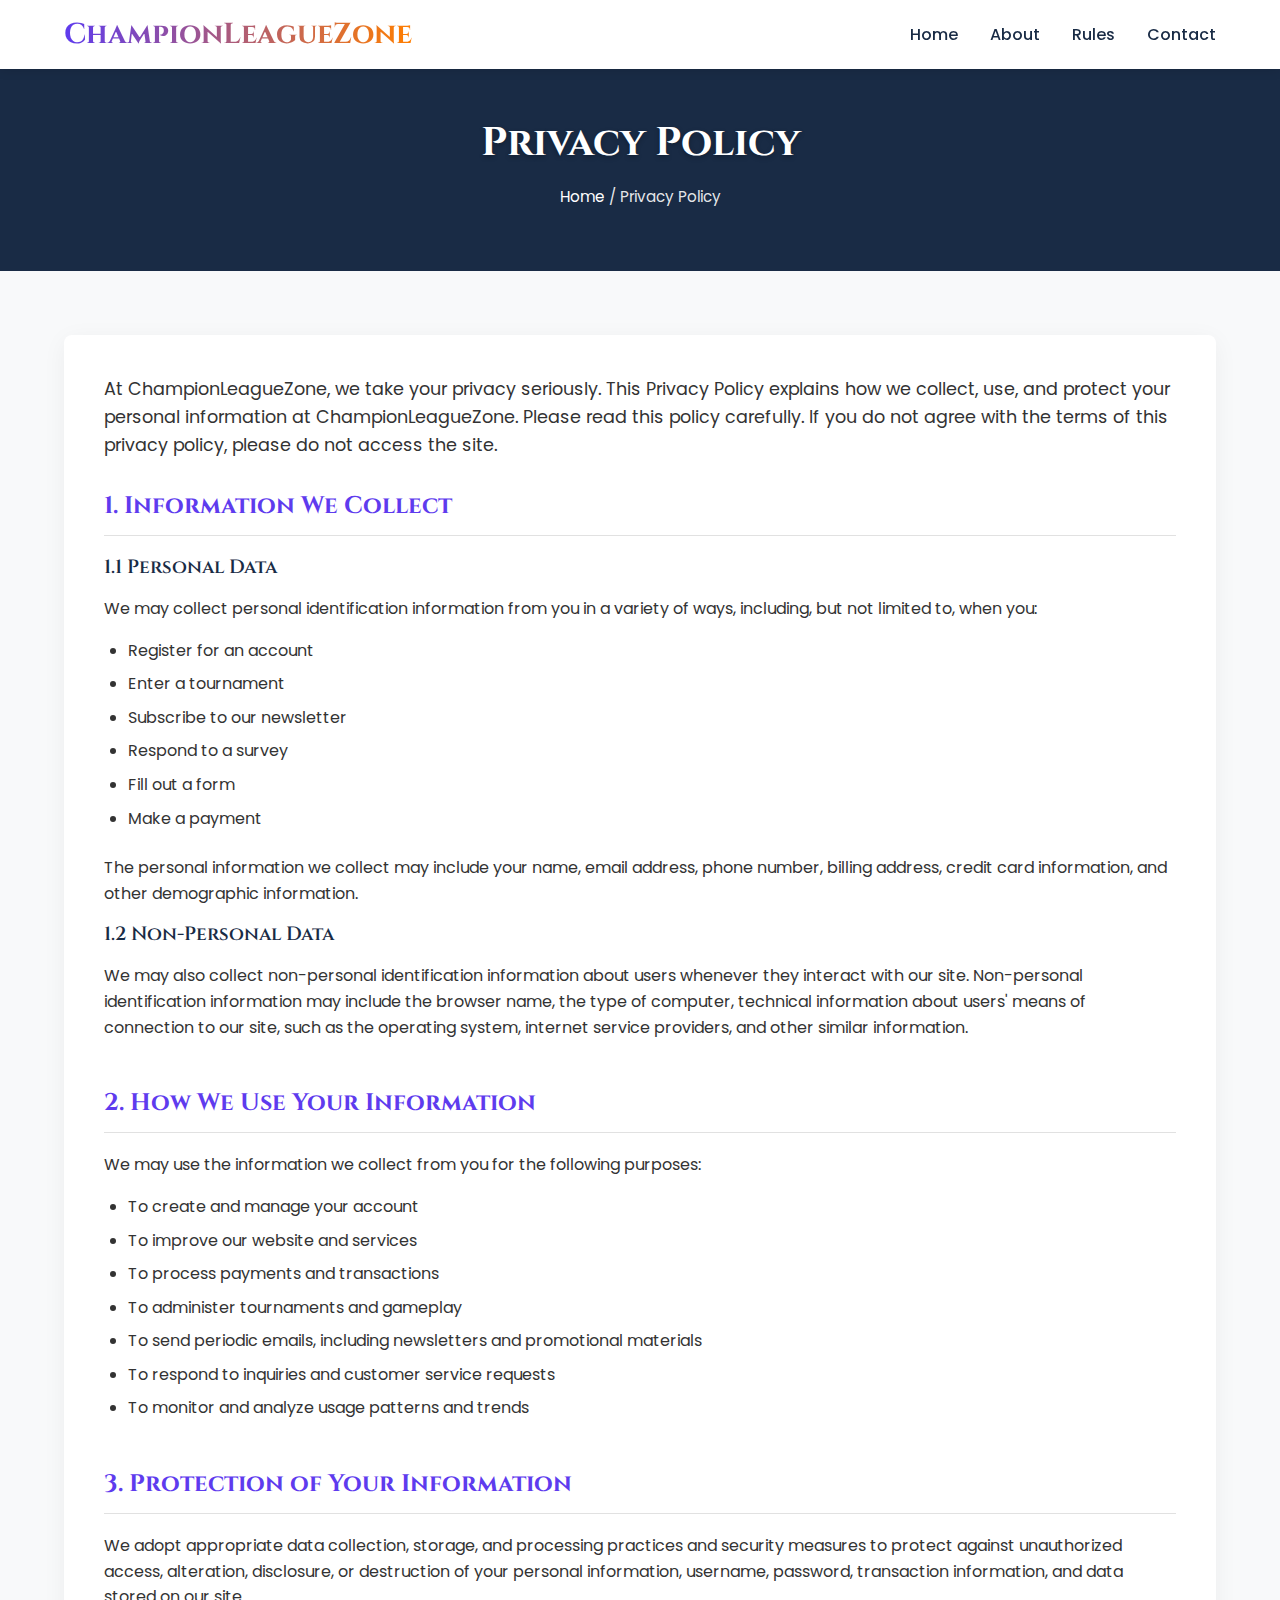
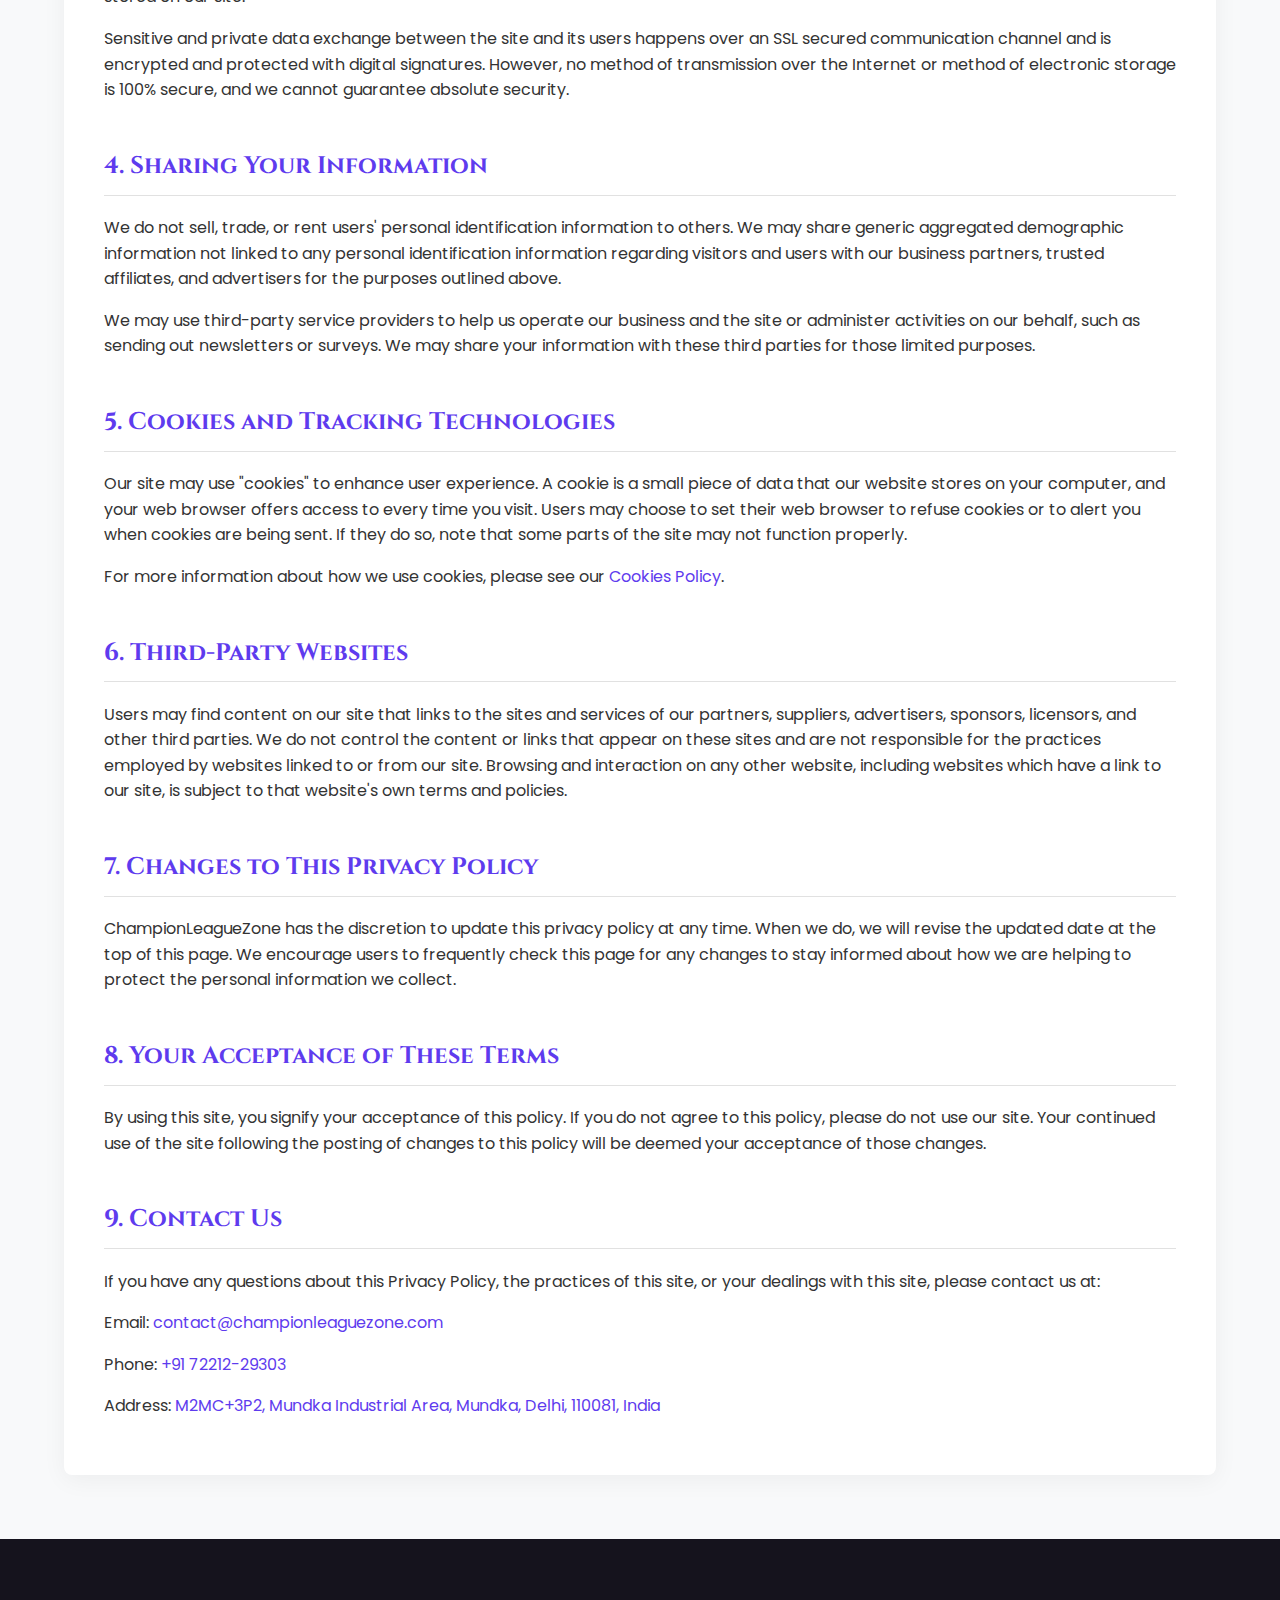
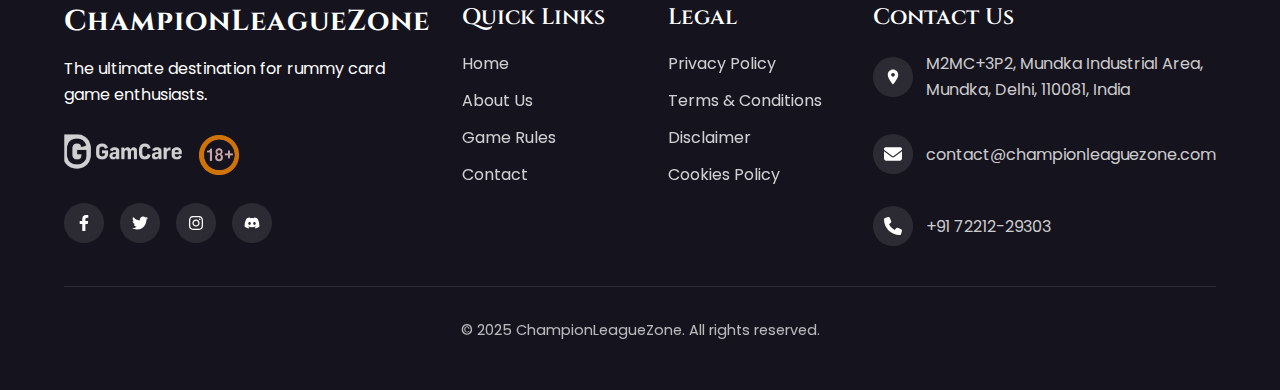
<file: privacy-policy.html>
<!DOCTYPE html>
<html lang="en">
<head>
    <meta charset="UTF-8">
    <meta name="viewport" content="width=device-width, initial-scale=1.0">
    <meta name="robots" content="noindex, follow">
    <title>Privacy Policy - ChampionLeagueZone</title>
    <meta name="description" content="Our privacy policy explains how we collect, use, and protect your personal information at ChampionLeagueZone rummy card game.">
    <link rel="stylesheet" href="css/style.css">
    <link rel="stylesheet" href="css/responsive.css">
    <link rel="icon" type="image/png" href="images/favicon.png">
</head>
<body>
    <!-- Header Section -->
    <header>
			<div class="container">
					<div class="header-inner">
							<div class="logo">
									<a href="index.html">
											<h2>ChampionLeagueZone</h2>
									</a>
							</div>
							<nav class="main-nav">
									<ul>
											<li><a href="index.html">Home</a></li>
											<li><a href="about.html">About</a></li>
											<li><a href="rules.html">Rules</a></li>
											<li><a href="contact.html">Contact</a></li>
									</ul>
							</nav>
							<div class="mobile-menu-toggle">
									<img src="images/svg/bars.svg" alt="Open menu" class="icon-menu">
									<img src="images/svg/xmark.svg" alt="Close menu" class="icon-close">
							</div>
					</div>
			</div>
	</header>
	<main>
    <!-- Page Header -->
    <section class="page-header">
        <div class="container">
            <h1>Privacy Policy</h1>
            <div class="breadcrumbs">
                <a href="index.html">Home</a> / <span>Privacy Policy</span>
            </div>
        </div>
    </section>

    <!-- Privacy Policy Content -->
    <section class="legal-content">
        <div class="container">
            <div class="legal-wrapper">
                <div class="policy-intro">
                    <p>At ChampionLeagueZone, we take your privacy seriously. This Privacy Policy explains how we collect, use, and protect your personal information at ChampionLeagueZone. Please read this policy carefully. If you do not agree with the terms of this privacy policy, please do not access the site.</p>
                </div>
                
                <div class="policy-section">
                    <h2>1. Information We Collect</h2>
                    
                    <h3>1.1 Personal Data</h3>
                    <p>We may collect personal identification information from you in a variety of ways, including, but not limited to, when you:</p>
                    <ul>
                        <li>Register for an account</li>
                        <li>Enter a tournament</li>
                        <li>Subscribe to our newsletter</li>
                        <li>Respond to a survey</li>
                        <li>Fill out a form</li>
                        <li>Make a payment</li>
                    </ul>
                    <p>The personal information we collect may include your name, email address, phone number, billing address, credit card information, and other demographic information.</p>
                    
                    <h3>1.2 Non-Personal Data</h3>
                    <p>We may also collect non-personal identification information about users whenever they interact with our site. Non-personal identification information may include the browser name, the type of computer, technical information about users' means of connection to our site, such as the operating system, internet service providers, and other similar information.</p>
                </div>
                
                <div class="policy-section">
                    <h2>2. How We Use Your Information</h2>
                    <p>We may use the information we collect from you for the following purposes:</p>
                    <ul>
                        <li>To create and manage your account</li>
                        <li>To improve our website and services</li>
                        <li>To process payments and transactions</li>
                        <li>To administer tournaments and gameplay</li>
                        <li>To send periodic emails, including newsletters and promotional materials</li>
                        <li>To respond to inquiries and customer service requests</li>
                        <li>To monitor and analyze usage patterns and trends</li>
                    </ul>
                </div>
                
                <div class="policy-section">
                    <h2>3. Protection of Your Information</h2>
                    <p>We adopt appropriate data collection, storage, and processing practices and security measures to protect against unauthorized access, alteration, disclosure, or destruction of your personal information, username, password, transaction information, and data stored on our site.</p>
                    
                    <p>Sensitive and private data exchange between the site and its users happens over an SSL secured communication channel and is encrypted and protected with digital signatures. However, no method of transmission over the Internet or method of electronic storage is 100% secure, and we cannot guarantee absolute security.</p>
                </div>
                
                <div class="policy-section">
                    <h2>4. Sharing Your Information</h2>
                    <p>We do not sell, trade, or rent users' personal identification information to others. We may share generic aggregated demographic information not linked to any personal identification information regarding visitors and users with our business partners, trusted affiliates, and advertisers for the purposes outlined above.</p>
                    
                    <p>We may use third-party service providers to help us operate our business and the site or administer activities on our behalf, such as sending out newsletters or surveys. We may share your information with these third parties for those limited purposes.</p>
                </div>
                
                <div class="policy-section">
                    <h2>5. Cookies and Tracking Technologies</h2>
                    <p>Our site may use "cookies" to enhance user experience. A cookie is a small piece of data that our website stores on your computer, and your web browser offers access to every time you visit. Users may choose to set their web browser to refuse cookies or to alert you when cookies are being sent. If they do so, note that some parts of the site may not function properly.</p>
                    
                    <p>For more information about how we use cookies, please see our <a href="cookies.html">Cookies Policy</a>.</p>
                </div>
                
                <div class="policy-section">
                    <h2>6. Third-Party Websites</h2>
                    <p>Users may find content on our site that links to the sites and services of our partners, suppliers, advertisers, sponsors, licensors, and other third parties. We do not control the content or links that appear on these sites and are not responsible for the practices employed by websites linked to or from our site. Browsing and interaction on any other website, including websites which have a link to our site, is subject to that website's own terms and policies.</p>
                </div>
                
                <div class="policy-section">
                    <h2>7. Changes to This Privacy Policy</h2>
                    <p>ChampionLeagueZone has the discretion to update this privacy policy at any time. When we do, we will revise the updated date at the top of this page. We encourage users to frequently check this page for any changes to stay informed about how we are helping to protect the personal information we collect.</p>
                </div>
                
                <div class="policy-section">
                    <h2>8. Your Acceptance of These Terms</h2>
                    <p>By using this site, you signify your acceptance of this policy. If you do not agree to this policy, please do not use our site. Your continued use of the site following the posting of changes to this policy will be deemed your acceptance of those changes.</p>
                </div>
                
                <div class="policy-section">
                    <h2>9. Contact Us</h2>
                    <p>If you have any questions about this Privacy Policy, the practices of this site, or your dealings with this site, please contact us at:</p>
                    <p>Email: <a href="mailto:contact@championleaguezone.com">contact@championleaguezone.com</a></p>
                    <p>Phone: <a href="tel:+917221229303">+91 72212-29303</a></p>
                    <p>Address: <a href="https://maps.app.goo.gl/ZzknWx688EnBY3448" target="_blank">M2MC+3P2, Mundka Industrial Area, Mundka, Delhi, 110081, India</a></p>
                </div>
            </div>
        </div>
    </section>
	</main>
    <!-- Footer Section -->
		<footer class="site-footer">
			<div class="container">
					<div class="footer-top">
							<div class="footer-column">
									<div class="footer-logo">
											<a href="index.html">
												<h2>ChampionLeagueZone</h2>
											</a>
									</div>
									<p>The ultimate destination for rummy card game enthusiasts.</p>
									<div class="footer-badges">
										<a href="https://www.gamcare.org.uk/" target="_blank"><img src="images/6.png" alt="gamcare"/></a>
										<img src="images/18.png" alt="18+"/>
									</div>
									<div class="social-icons">
											<a href="contact.html"><img src="images/svg/facebook.svg" alt="Facebook" class="social-icon"></a>
											<a href="contact.html"><img src="images/svg/twitter.svg" alt="Twitter" class="social-icon"></a>
											<a href="contact.html"><img src="images/svg/instagram.svg" alt="Instagram" class="social-icon"></a>
											<a href="contact.html"><img src="images/svg/discord.svg" alt="Discord" class="social-icon"></a>
									</div>
							</div>
							<div class="footer-column">
									<h3>Quick Links</h3>
									<ul class="footer-links">
											<li><a href="index.html">Home</a></li>
											<li><a href="about.html">About Us</a></li>
											<li><a href="rules.html">Game Rules</a></li>
											<li><a href="contact.html">Contact</a></li>
									</ul>
							</div>
							<div class="footer-column">
									<h3>Legal</h3>
									<ul class="footer-links">
											<li><a href="privacy-policy.html">Privacy Policy</a></li>
											<li><a href="terms-conditions.html">Terms & Conditions</a></li>
											<li><a href="disclaimer.html">Disclaimer</a></li>
											<li><a href="cookies.html">Cookies Policy</a></li>
									</ul>
							</div>
							<div class="footer-column">
									<h3>Contact Us</h3>
									<div class="contact-info">
											<div class="contact-info-item">
													<div class="contact-info-icon">
															<img src="images/svg/map-marker.svg" alt="Location" class="contact-icon">
													</div>
													<span><a href="https://maps.app.goo.gl/ZzknWx688EnBY3448" target="_blank">M2MC+3P2, Mundka Industrial Area, Mundka, Delhi, 110081, India</a></span>
											</div>
											<div class="contact-info-item">
													<div class="contact-info-icon">
															<img src="images/svg/envelope.svg" alt="Email" class="contact-icon">
													</div>
													<span><a href="mailto:contact@championleaguezone.com">contact@championleaguezone.com</a></span>
											</div>
											<div class="contact-info-item">
													<div class="contact-info-icon">
															<img src="images/svg/phone.svg" alt="Phone" class="contact-icon">
													</div>
													<span><a href="tel:+917221229303">+91 72212-29303</a></span>
											</div>
									</div>
							</div>
					</div>
					<div class="footer-bottom">
							<p>&copy; 2025 ChampionLeagueZone. All rights reserved.</p>
					</div>
			</div>
	</footer>

    <!-- Scripts -->
    <script src="js/main.js"></script>
</body>
</html>
</file>
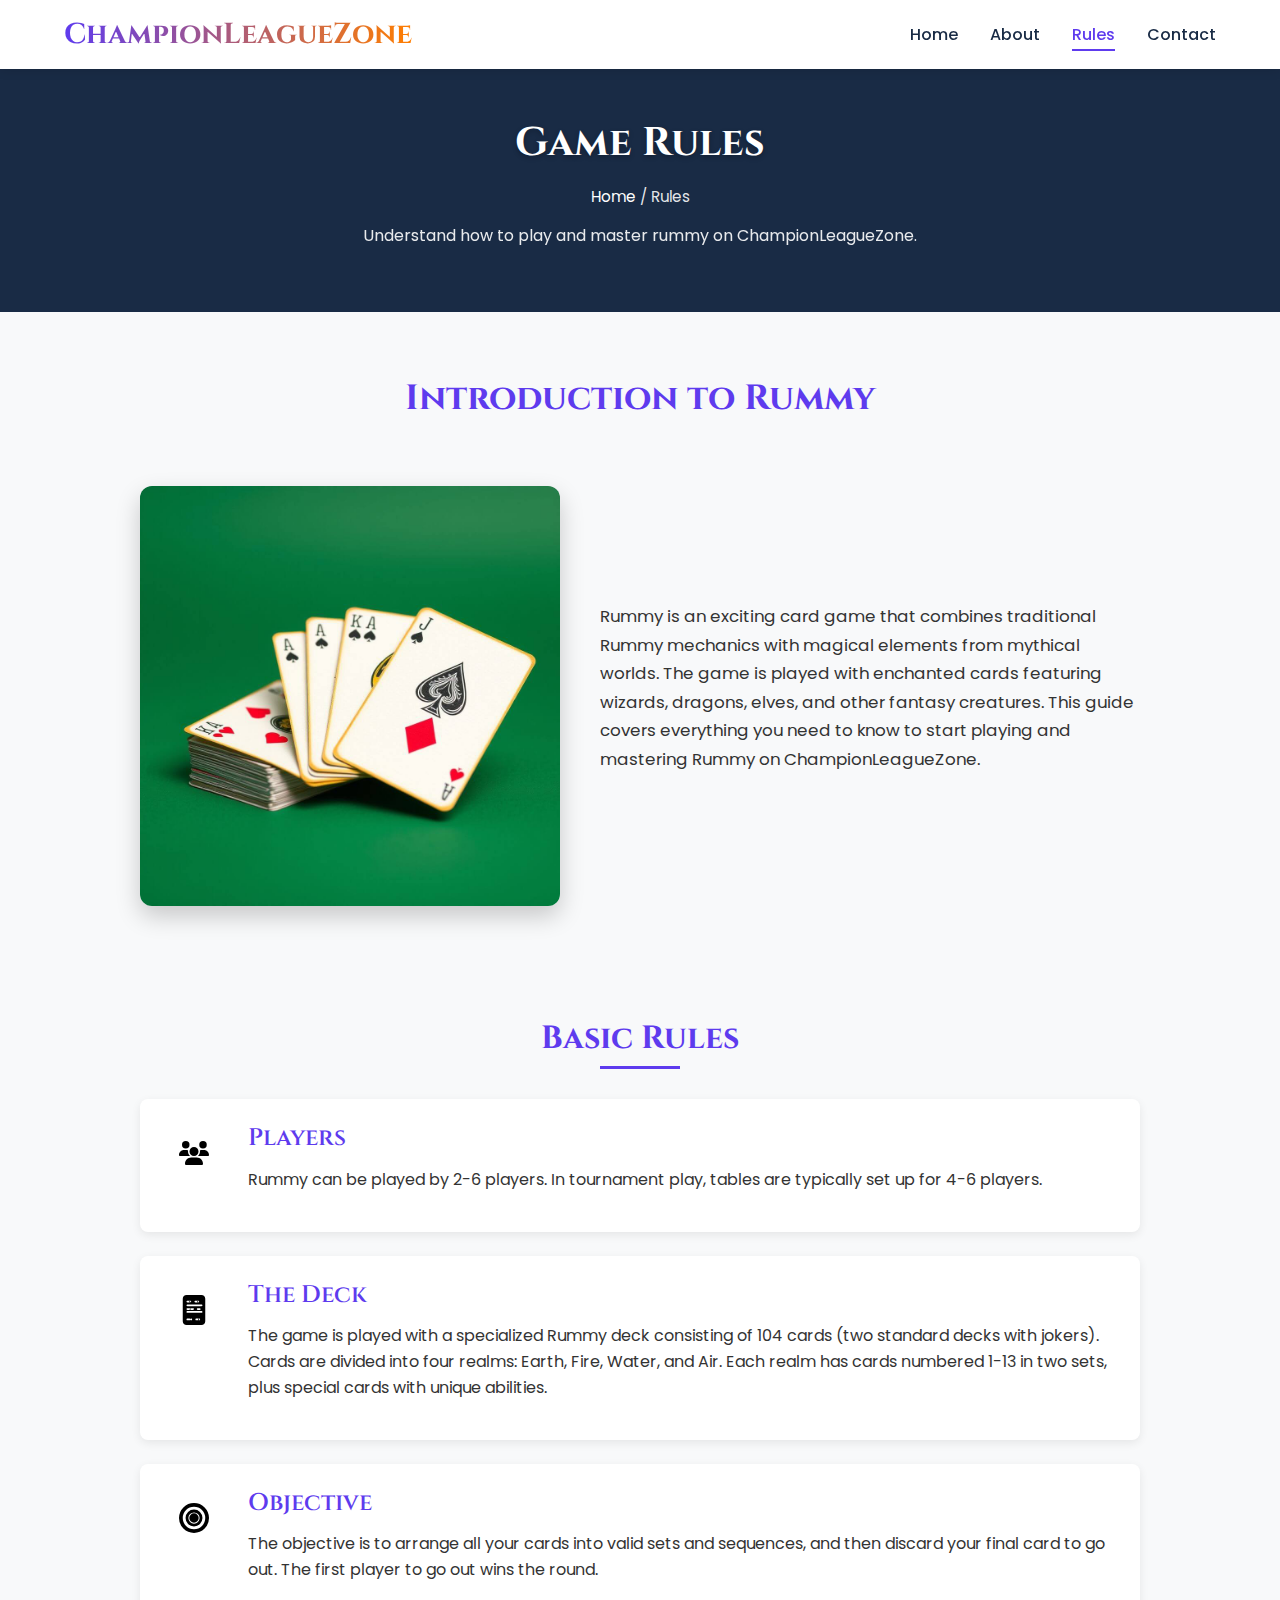
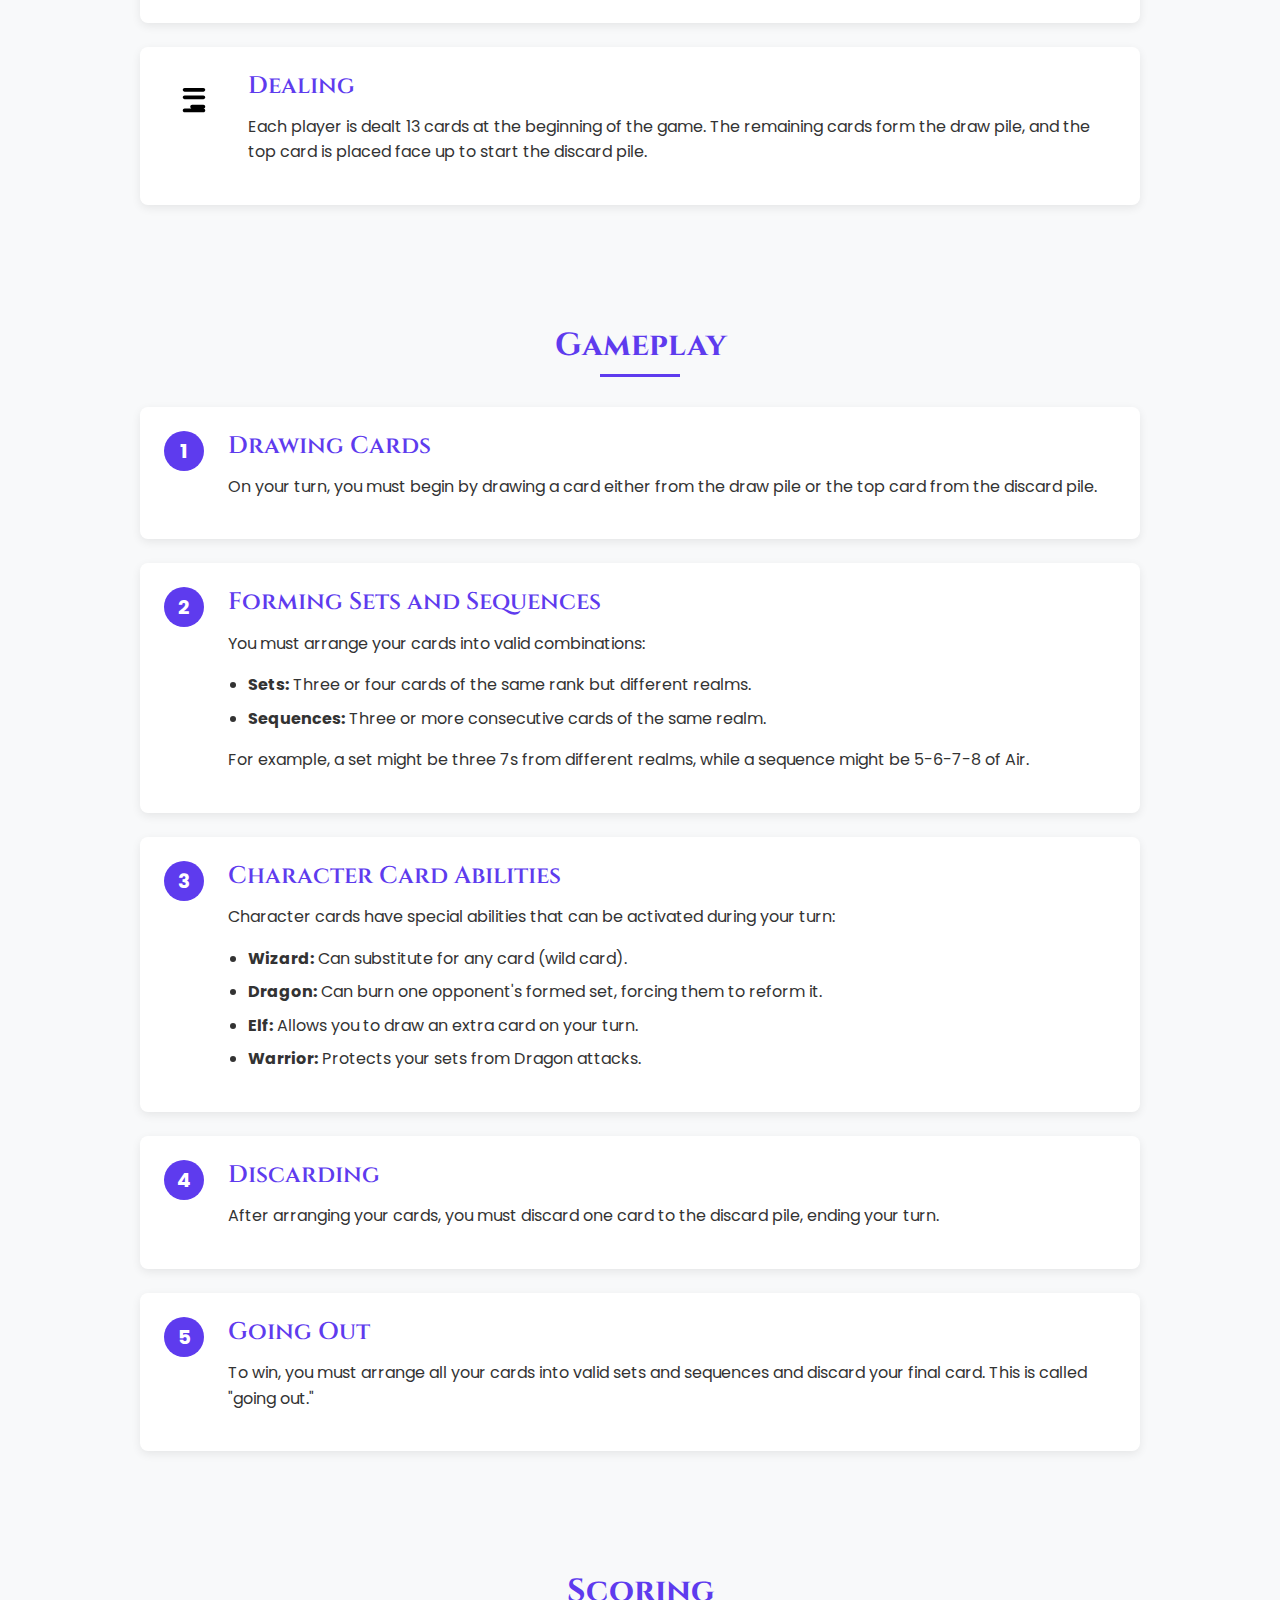
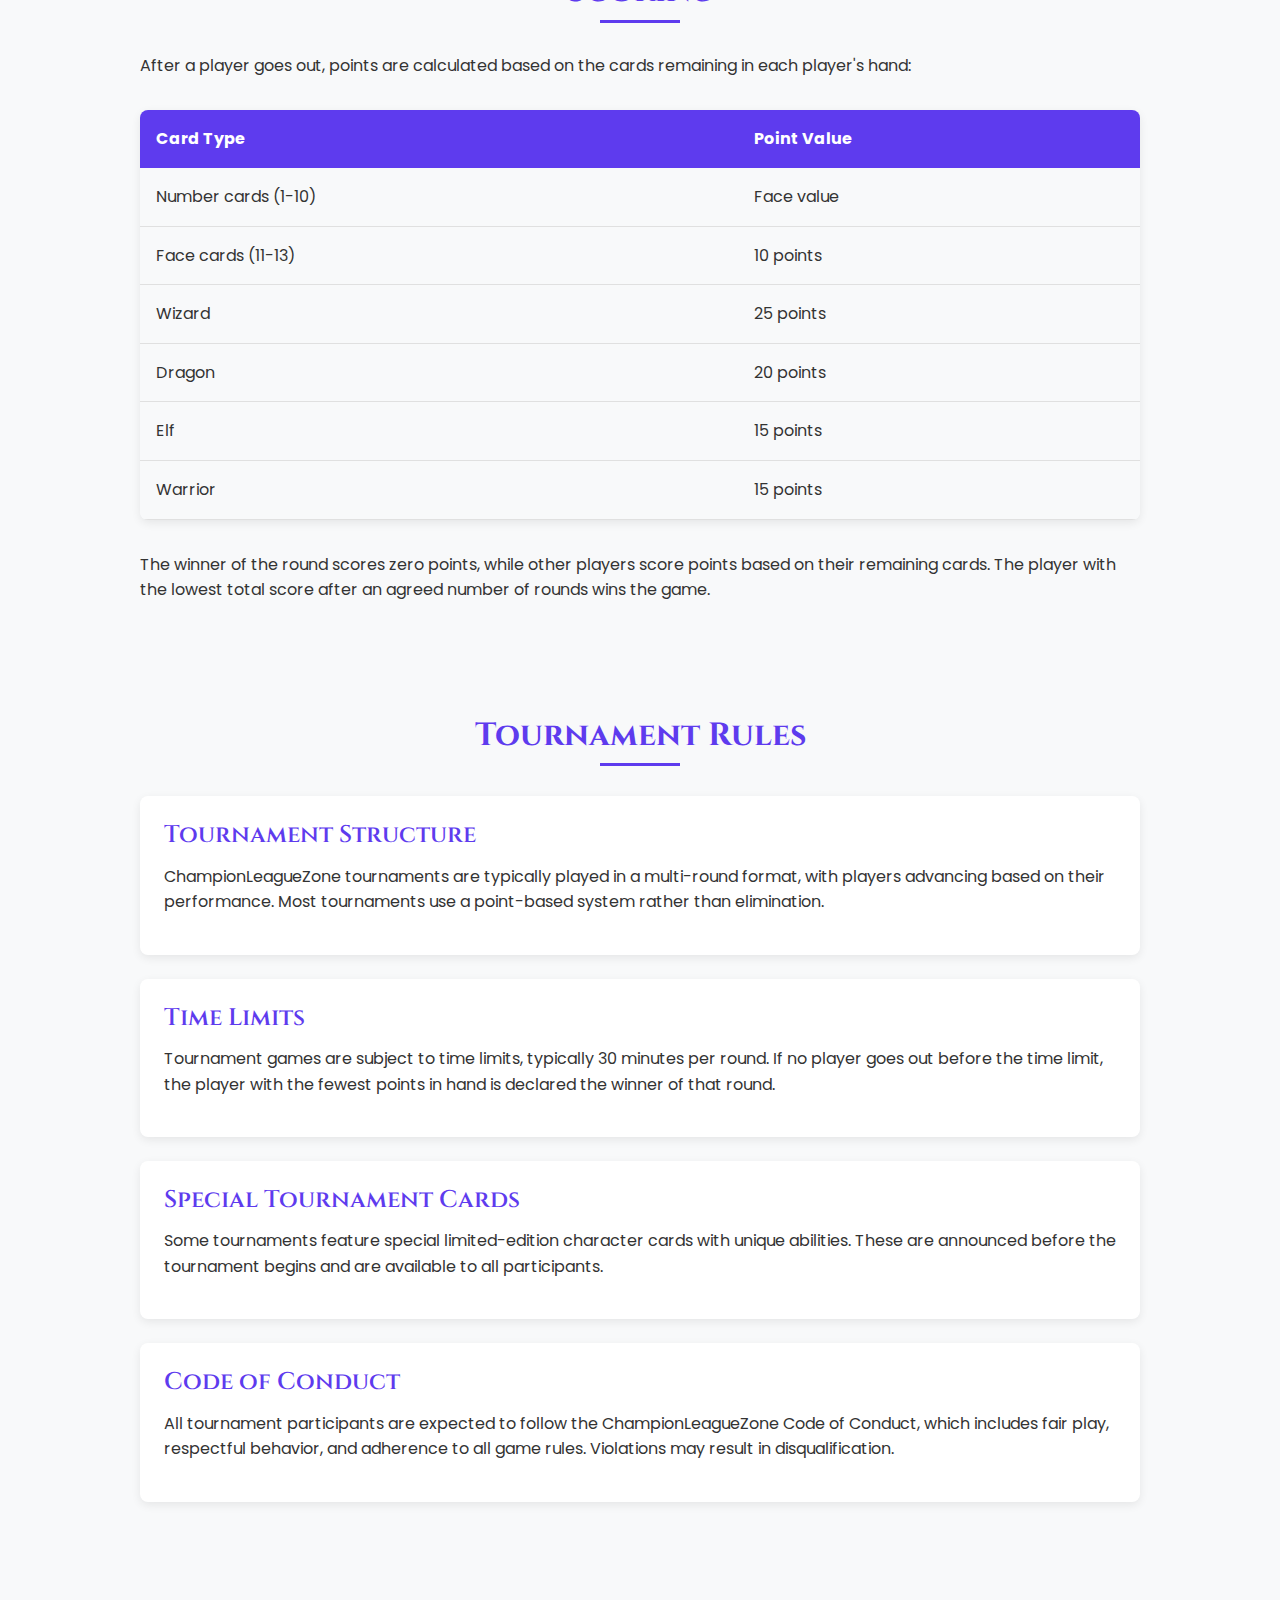
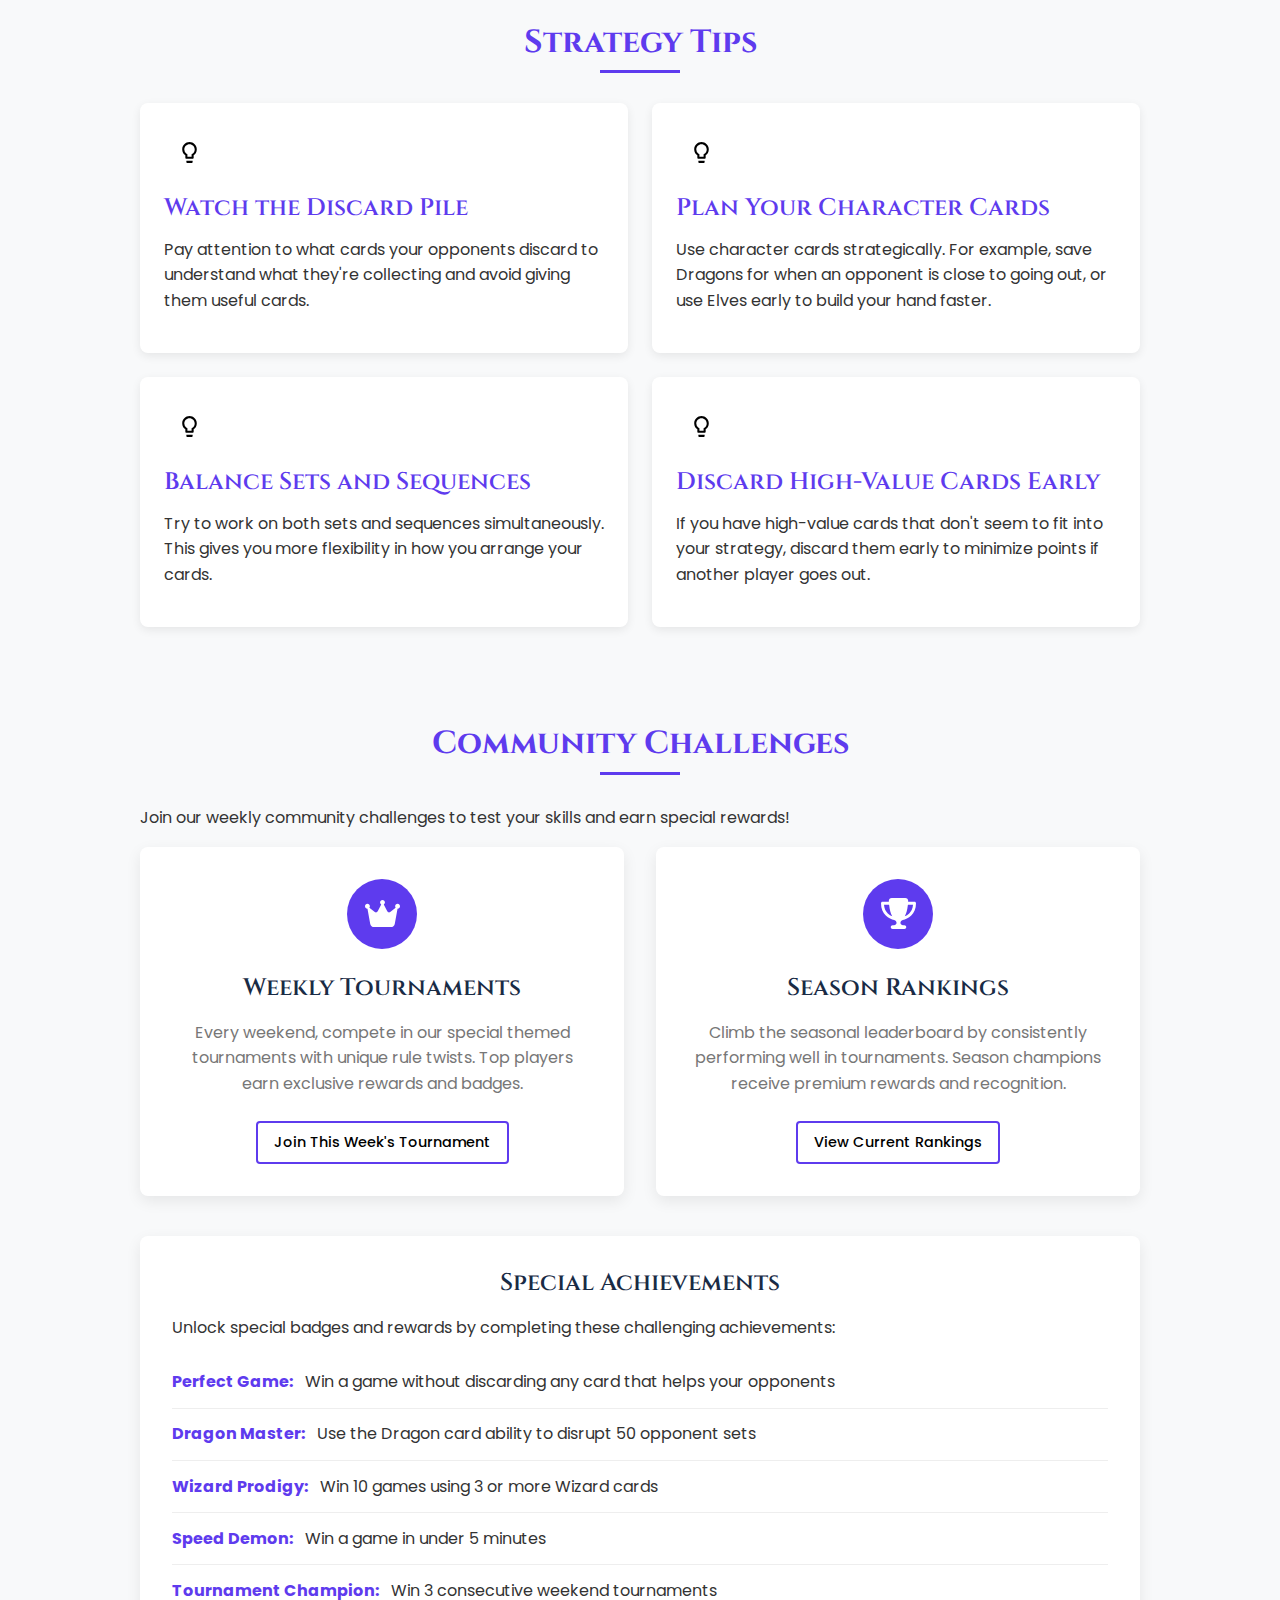
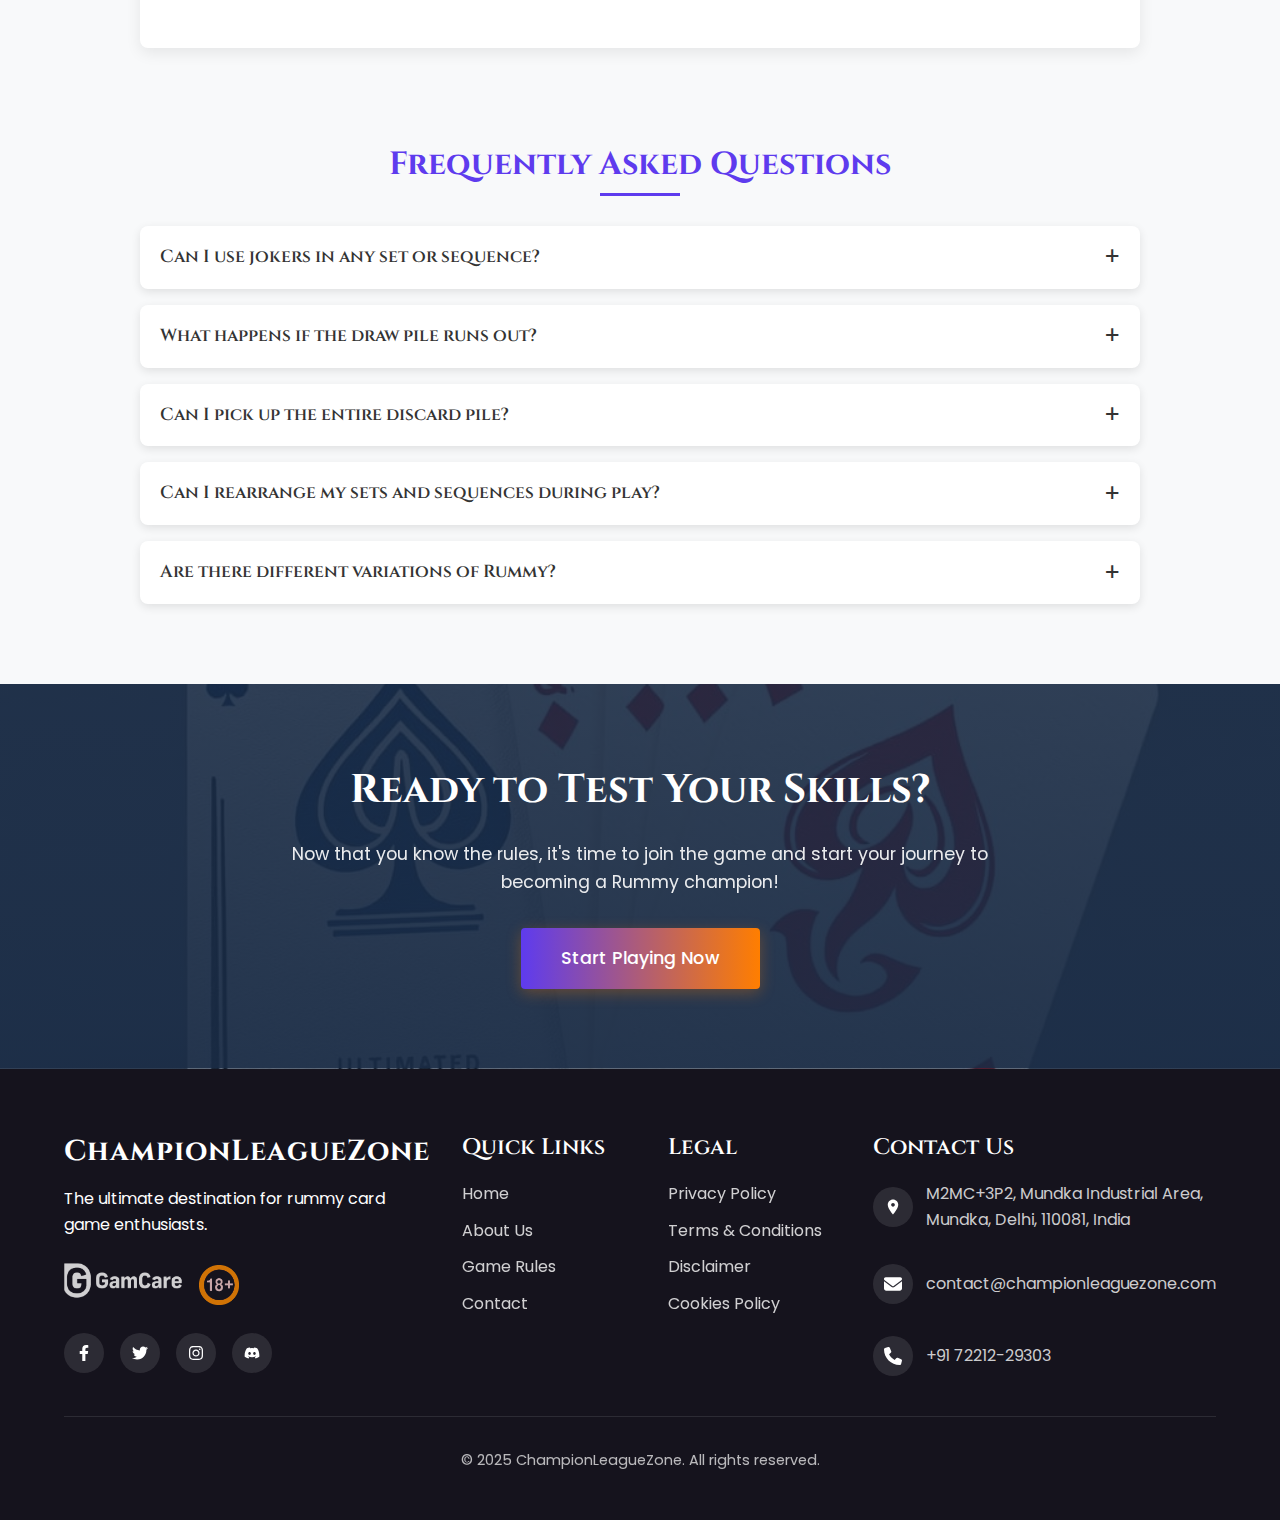
<file: rules.html>
<!DOCTYPE html>
<html lang="en">
<head>
    <meta charset="UTF-8">
    <meta name="viewport" content="width=device-width, initial-scale=1.0">
    <meta name="description" content="Learn the rules and gameplay mechanics of ChampionLeagueZone rummy card game - from basic moves to advanced strategies.">
    <title>Game Rules | ChampionLeagueZone - Rummy Card Game</title>
    <link rel="stylesheet" href="css/style.css">
    <link rel="stylesheet" href="css/responsive.css">
    <link rel="icon" type="image/png" href="images/favicon.png">
</head>
<body>
    <header>
        <div class="container">
            <div class="header-inner">
                <div class="logo">
                    <a href="index.html">
                        <h2>ChampionLeagueZone</h2>
                    </a>
                </div>
                <nav class="main-nav">
                    <ul>
                        <li><a href="index.html">Home</a></li>
                        <li><a href="about.html">About</a></li>
                        <li class="active"><a href="rules.html">Rules</a></li>
                        <li><a href="contact.html">Contact</a></li>
                    </ul>
                </nav>
                <div class="mobile-menu-toggle">
                    <img src="images/svg/bars.svg" alt="Open menu" class="icon-menu">
                    <img src="images/svg/xmark.svg" alt="Close menu" class="icon-close">
                </div>
            </div>
        </div>
    </header>
		<main>
    <section class="page-header">
        <div class="container">
            <h1>Game Rules</h1>
            <div class="breadcrumbs">
                <a href="index.html">Home</a> / <span>Rules</span>
            </div>
            <p>Understand how to play and master rummy on ChampionLeagueZone.</p>
        </div>
    </section>

    <!-- Introduction Section -->
    <section class="rules-section">
        <div class="container">
            <div class="rules-intro">
                <h2>Introduction to Rummy</h2>
                <div class="rules-image">
                    <img src="images/rules-overview.jpg" alt="Rummy Cards">
                </div>
                <p>Rummy is an exciting card game that combines traditional Rummy mechanics with magical elements from mythical worlds. The game is played with enchanted cards featuring wizards, dragons, elves, and other fantasy creatures. This guide covers everything you need to know to start playing and mastering Rummy on ChampionLeagueZone.</p>
            </div>
        </div>
    </section>

    <!-- Basic Rules Section -->
    <section class="rules-section">
        <div class="container">
            <div class="rules-content">
                <h2>Basic Rules</h2>
                
                <div class="rule-card">
                    <div class="rule-icon">
                        <img src="images/svg/users.svg" alt="Players">
                    </div>
                    <div class="rule-details">
                        <h3>Players</h3>
                        <p>Rummy can be played by 2-6 players. In tournament play, tables are typically set up for 4-6 players.</p>
                    </div>
                </div>
                
                <div class="rule-card">
                    <div class="rule-icon">
                        <img src="images/svg/cards.svg" alt="Deck">
                    </div>
                    <div class="rule-details">
                        <h3>The Deck</h3>
                        <p>The game is played with a specialized Rummy deck consisting of 104 cards (two standard decks with jokers). Cards are divided into four realms: Earth, Fire, Water, and Air. Each realm has cards numbered 1-13 in two sets, plus special cards with unique abilities.</p>
                    </div>
                </div>
                
                <div class="rule-card">
                    <div class="rule-icon">
                        <img src="images/svg/goal.svg" alt="Goal">
                    </div>
                    <div class="rule-details">
                        <h3>Objective</h3>
                        <p>The objective is to arrange all your cards into valid sets and sequences, and then discard your final card to go out. The first player to go out wins the round.</p>
                    </div>
                </div>
                
                <div class="rule-card">
                    <div class="rule-icon">
                        <img src="images/svg/deal.svg" alt="Deal">
                    </div>
                    <div class="rule-details">
                        <h3>Dealing</h3>
                        <p>Each player is dealt 13 cards at the beginning of the game. The remaining cards form the draw pile, and the top card is placed face up to start the discard pile.</p>
                    </div>
                </div>
            </div>
        </div>
    </section>

    <!-- Gameplay Section -->
    <section class="rules-section alternate-bg">
        <div class="container">
            <div class="rules-content">
                <h2>Gameplay</h2>
                
                <div class="gameplay-steps">
                    <div class="step-card">
                        <div class="step-number">1</div>
                        <div class="step-content">
                            <h3>Drawing Cards</h3>
                            <p>On your turn, you must begin by drawing a card either from the draw pile or the top card from the discard pile.</p>
                        </div>
                    </div>
                    
                    <div class="step-card">
                        <div class="step-number">2</div>
                        <div class="step-content">
                            <h3>Forming Sets and Sequences</h3>
                            <p>You must arrange your cards into valid combinations:</p>
                            <ul>
                                <li><strong>Sets:</strong> Three or four cards of the same rank but different realms.</li>
                                <li><strong>Sequences:</strong> Three or more consecutive cards of the same realm.</li>
                            </ul>
                            <p>For example, a set might be three 7s from different realms, while a sequence might be 5-6-7-8 of Air.</p>
                        </div>
                    </div>
                    
                    <div class="step-card">
                        <div class="step-number">3</div>
                        <div class="step-content">
                            <h3>Character Card Abilities</h3>
                            <p>Character cards have special abilities that can be activated during your turn:</p>
                            <ul>
                                <li><strong>Wizard:</strong> Can substitute for any card (wild card).</li>
                                <li><strong>Dragon:</strong> Can burn one opponent's formed set, forcing them to reform it.</li>
                                <li><strong>Elf:</strong> Allows you to draw an extra card on your turn.</li>
                                <li><strong>Warrior:</strong> Protects your sets from Dragon attacks.</li>
                            </ul>
                        </div>
                    </div>
                    
                    <div class="step-card">
                        <div class="step-number">4</div>
                        <div class="step-content">
                            <h3>Discarding</h3>
                            <p>After arranging your cards, you must discard one card to the discard pile, ending your turn.</p>
                        </div>
                    </div>
                    
                    <div class="step-card">
                        <div class="step-number">5</div>
                        <div class="step-content">
                            <h3>Going Out</h3>
                            <p>To win, you must arrange all your cards into valid sets and sequences and discard your final card. This is called "going out."</p>
                        </div>
                    </div>
                </div>
            </div>
        </div>
    </section>

    <!-- Scoring Section -->
    <section class="rules-section">
        <div class="container">
            <div class="rules-content">
                <h2>Scoring</h2>
                <p>After a player goes out, points are calculated based on the cards remaining in each player's hand:</p>
                
                <div class="scoring-table">
                    <table>
                        <thead>
                            <tr>
                                <th>Card Type</th>
                                <th>Point Value</th>
                            </tr>
                        </thead>
                        <tbody>
                            <tr>
                                <td>Number cards (1-10)</td>
                                <td>Face value</td>
                            </tr>
                            <tr>
                                <td>Face cards (11-13)</td>
                                <td>10 points</td>
                            </tr>
                            <tr>
                                <td>Wizard</td>
                                <td>25 points</td>
                            </tr>
                            <tr>
                                <td>Dragon</td>
                                <td>20 points</td>
                            </tr>
                            <tr>
                                <td>Elf</td>
                                <td>15 points</td>
                            </tr>
                            <tr>
                                <td>Warrior</td>
                                <td>15 points</td>
                            </tr>
                        </tbody>
                    </table>
                </div>
                
                <p>The winner of the round scores zero points, while other players score points based on their remaining cards. The player with the lowest total score after an agreed number of rounds wins the game.</p>
            </div>
        </div>
    </section>

    <!-- Tournament Rules Section -->
    <section class="rules-section alternate-bg">
        <div class="container">
            <div class="rules-content">
                <h2>Tournament Rules</h2>
                
                <div class="tournament-rules">
                    <div class="rule-item">
                        <h3>Tournament Structure</h3>
                        <p>ChampionLeagueZone tournaments are typically played in a multi-round format, with players advancing based on their performance. Most tournaments use a point-based system rather than elimination.</p>
                    </div>
                    
                    <div class="rule-item">
                        <h3>Time Limits</h3>
                        <p>Tournament games are subject to time limits, typically 30 minutes per round. If no player goes out before the time limit, the player with the fewest points in hand is declared the winner of that round.</p>
                    </div>
                    
                    <div class="rule-item">
                        <h3>Special Tournament Cards</h3>
                        <p>Some tournaments feature special limited-edition character cards with unique abilities. These are announced before the tournament begins and are available to all participants.</p>
                    </div>
                    
                    <div class="rule-item">
                        <h3>Code of Conduct</h3>
                        <p>All tournament participants are expected to follow the ChampionLeagueZone Code of Conduct, which includes fair play, respectful behavior, and adherence to all game rules. Violations may result in disqualification.</p>
                    </div>
                </div>
            </div>
        </div>
    </section>

    <!-- Strategy Tips Section -->
    <section class="rules-section">
        <div class="container">
            <div class="rules-content">
                <h2>Strategy Tips</h2>
                
                <div class="strategy-grid">
                    <div class="strategy-card">
                        <div class="strategy-icon">
                            <img src="images/svg/lightbulb.svg" alt="Tip">
                        </div>
                        <h3>Watch the Discard Pile</h3>
                        <p>Pay attention to what cards your opponents discard to understand what they're collecting and avoid giving them useful cards.</p>
                    </div>
                    
                    <div class="strategy-card">
                        <div class="strategy-icon">
                            <img src="images/svg/lightbulb.svg" alt="Tip">
                        </div>
                        <h3>Plan Your Character Cards</h3>
                        <p>Use character cards strategically. For example, save Dragons for when an opponent is close to going out, or use Elves early to build your hand faster.</p>
                    </div>
                    
                    <div class="strategy-card">
                        <div class="strategy-icon">
                            <img src="images/svg/lightbulb.svg" alt="Tip">
                        </div>
                        <h3>Balance Sets and Sequences</h3>
                        <p>Try to work on both sets and sequences simultaneously. This gives you more flexibility in how you arrange your cards.</p>
                    </div>
                    
                    <div class="strategy-card">
                        <div class="strategy-icon">
                            <img src="images/svg/lightbulb.svg" alt="Tip">
                        </div>
                        <h3>Discard High-Value Cards Early</h3>
                        <p>If you have high-value cards that don't seem to fit into your strategy, discard them early to minimize points if another player goes out.</p>
                    </div>
                </div>
            </div>
        </div>
    </section>

    <!-- Community Challenges Section -->
    <section class="rules-section alternate-bg">
        <div class="container">
            <div class="rules-content">
                <h2>Community Challenges</h2>
                <p>Join our weekly community challenges to test your skills and earn special rewards!</p>
                
                <div class="challenge-grid">
                    <div class="challenge-card">
                        <div class="challenge-icon">
                            <img src="images/svg/crown.svg" alt="Weekly Challenge">
                        </div>
                        <h3>Weekly Tournaments</h3>
                        <p>Every weekend, compete in our special themed tournaments with unique rule twists. Top players earn exclusive rewards and badges.</p>
                        <a href="contact.html" class="btn btn-secondary btn-sm">Join This Week's Tournament</a>
                    </div>
                    
                    <div class="challenge-card">
                        <div class="challenge-icon">
                            <img src="images/svg/trophy.svg" alt="Rankings">
                        </div>
                        <h3>Season Rankings</h3>
                        <p>Climb the seasonal leaderboard by consistently performing well in tournaments. Season champions receive premium rewards and recognition.</p>
                        <a href="contact.html" class="btn btn-secondary btn-sm">View Current Rankings</a>
                    </div>
                </div>
                
                <div class="achievements-overview">
                    <h3>Special Achievements</h3>
                    <p>Unlock special badges and rewards by completing these challenging achievements:</p>
                    
                    <ul class="achievements-list">
                        <li><strong>Perfect Game:</strong> Win a game without discarding any card that helps your opponents</li>
                        <li><strong>Dragon Master:</strong> Use the Dragon card ability to disrupt 50 opponent sets</li>
                        <li><strong>Wizard Prodigy:</strong> Win 10 games using 3 or more Wizard cards</li>
                        <li><strong>Speed Demon:</strong> Win a game in under 5 minutes</li>
                        <li><strong>Tournament Champion:</strong> Win 3 consecutive weekend tournaments</li>
                    </ul>
                </div>
            </div>
        </div>
    </section>

    <!-- FAQ Section -->
    <section class="rules-section alternate-bg">
        <div class="container">
            <div class="rules-content">
                <h2>Frequently Asked Questions</h2>
                
                <div class="faq-container">
                    <div class="faq-item">
                        <div class="faq-question">
                            <h3>Can I use jokers in any set or sequence?</h3>
                        </div>
                        <div class="faq-answer">
                            <p>Yes, jokers can be used as substitutes for any card in a set or sequence. However, a pure sequence without jokers is required to declare.</p>
                        </div>
                    </div>
                    
                    <div class="faq-item">
                        <div class="faq-question">
                            <h3>What happens if the draw pile runs out?</h3>
                        </div>
                        <div class="faq-answer">
                            <p>If the draw pile runs out, the discard pile (except for the top card) is shuffled to create a new draw pile.</p>
                        </div>
                    </div>
                    
                    <div class="faq-item">
                        <div class="faq-question">
                            <h3>Can I pick up the entire discard pile?</h3>
                        </div>
                        <div class="faq-answer">
                            <p>No, you can only pick up the top card from the discard pile during your turn.</p>
                        </div>
                    </div>
                    
                    <div class="faq-item">
                        <div class="faq-question">
                            <h3>Can I rearrange my sets and sequences during play?</h3>
                        </div>
                        <div class="faq-answer">
                            <p>Yes, you can freely rearrange your cards during your turn as long as all sets and sequences remain valid when your turn ends.</p>
                        </div>
                    </div>
                    
                    <div class="faq-item">
                        <div class="faq-question">
                            <h3>Are there different variations of Rummy?</h3>
                        </div>
                        <div class="faq-answer">
                            <p>Yes, ChampionLeagueZone offers several variations including Points Rummy, Pool Rummy, and Deals Rummy, each with slight modifications to the basic rules.</p>
                        </div>
                    </div>
                </div>
            </div>
        </div>
    </section>

    <!-- Learn More Section -->
    <section class="cta-section">
        <div class="container">
            <h2>Ready to Test Your Skills?</h2>
            <p>Now that you know the rules, it's time to join the game and start your journey to becoming a Rummy champion!</p>
            <a href="contact.html" class="btn btn-cta">Start Playing Now</a>
        </div>
    </section>
	</main>
    <footer class="site-footer">
        <div class="container">
            <div class="footer-top">
                <div class="footer-column">
                    <div class="footer-logo">
                        <a href="index.html">
                            <h2>ChampionLeagueZone</h2>
                        </a>
                    </div>
                    <p>The ultimate destination for rummy card game enthusiasts.</p>
										<div class="footer-badges">
											<a href="https://www.gamcare.org.uk/" target="_blank"><img src="images/6.png" alt="gamcare"/></a>
											<img src="images/18.png" alt="18+"/>
										</div>
                    <div class="social-icons">
                        <a href="contact.html"><img src="images/svg/facebook.svg" alt="Facebook" class="social-icon"></a>
                        <a href="contact.html"><img src="images/svg/twitter.svg" alt="Twitter" class="social-icon"></a>
                        <a href="contact.html"><img src="images/svg/instagram.svg" alt="Instagram" class="social-icon"></a>
                        <a href="contact.html"><img src="images/svg/discord.svg" alt="Discord" class="social-icon"></a>
                    </div>
                </div>
                <div class="footer-column">
                    <h3>Quick Links</h3>
                    <ul class="footer-links">
                        <li><a href="index.html">Home</a></li>
                        <li><a href="about.html">About Us</a></li>
                        <li><a href="rules.html">Game Rules</a></li>
                        <li><a href="contact.html">Contact</a></li>
                    </ul>
                </div>
                <div class="footer-column">
                    <h3>Legal</h3>
                    <ul class="footer-links">
                        <li><a href="privacy-policy.html">Privacy Policy</a></li>
                        <li><a href="terms-conditions.html">Terms & Conditions</a></li>
                        <li><a href="disclaimer.html">Disclaimer</a></li>
                        <li><a href="cookies.html">Cookies Policy</a></li>
                    </ul>
                </div>
                <div class="footer-column">
                    <h3>Contact Us</h3>
                    <div class="contact-info">
                        <div class="contact-info-item">
                            <div class="contact-info-icon">
                                <img src="images/svg/map-marker.svg" alt="Location" class="contact-icon">
                            </div>
                            <span><a href="https://maps.app.goo.gl/ZzknWx688EnBY3448" target="_blank">M2MC+3P2, Mundka Industrial Area, Mundka, Delhi, 110081, India</a></span>
                        </div>
                        <div class="contact-info-item">
                            <div class="contact-info-icon">
                                <img src="images/svg/envelope.svg" alt="Email" class="contact-icon">
                            </div>
                            <span><a href="mailto:contact@championleaguezone.com">contact@championleaguezone.com</a></span>
                        </div>
                        <div class="contact-info-item">
                            <div class="contact-info-icon">
                                <img src="images/svg/phone.svg" alt="Phone" class="contact-icon">
                            </div>
                            <span><a href="tel:+917221229303">+91 72212-29303</a></span>
                        </div>
                    </div>
                </div>
            </div>
            <div class="footer-bottom">
                <p>&copy; 2025 ChampionLeagueZone. All rights reserved.</p>
            </div>
        </div>
    </footer>

    <script src="js/main.js"></script>
</body>
</html>
</file>
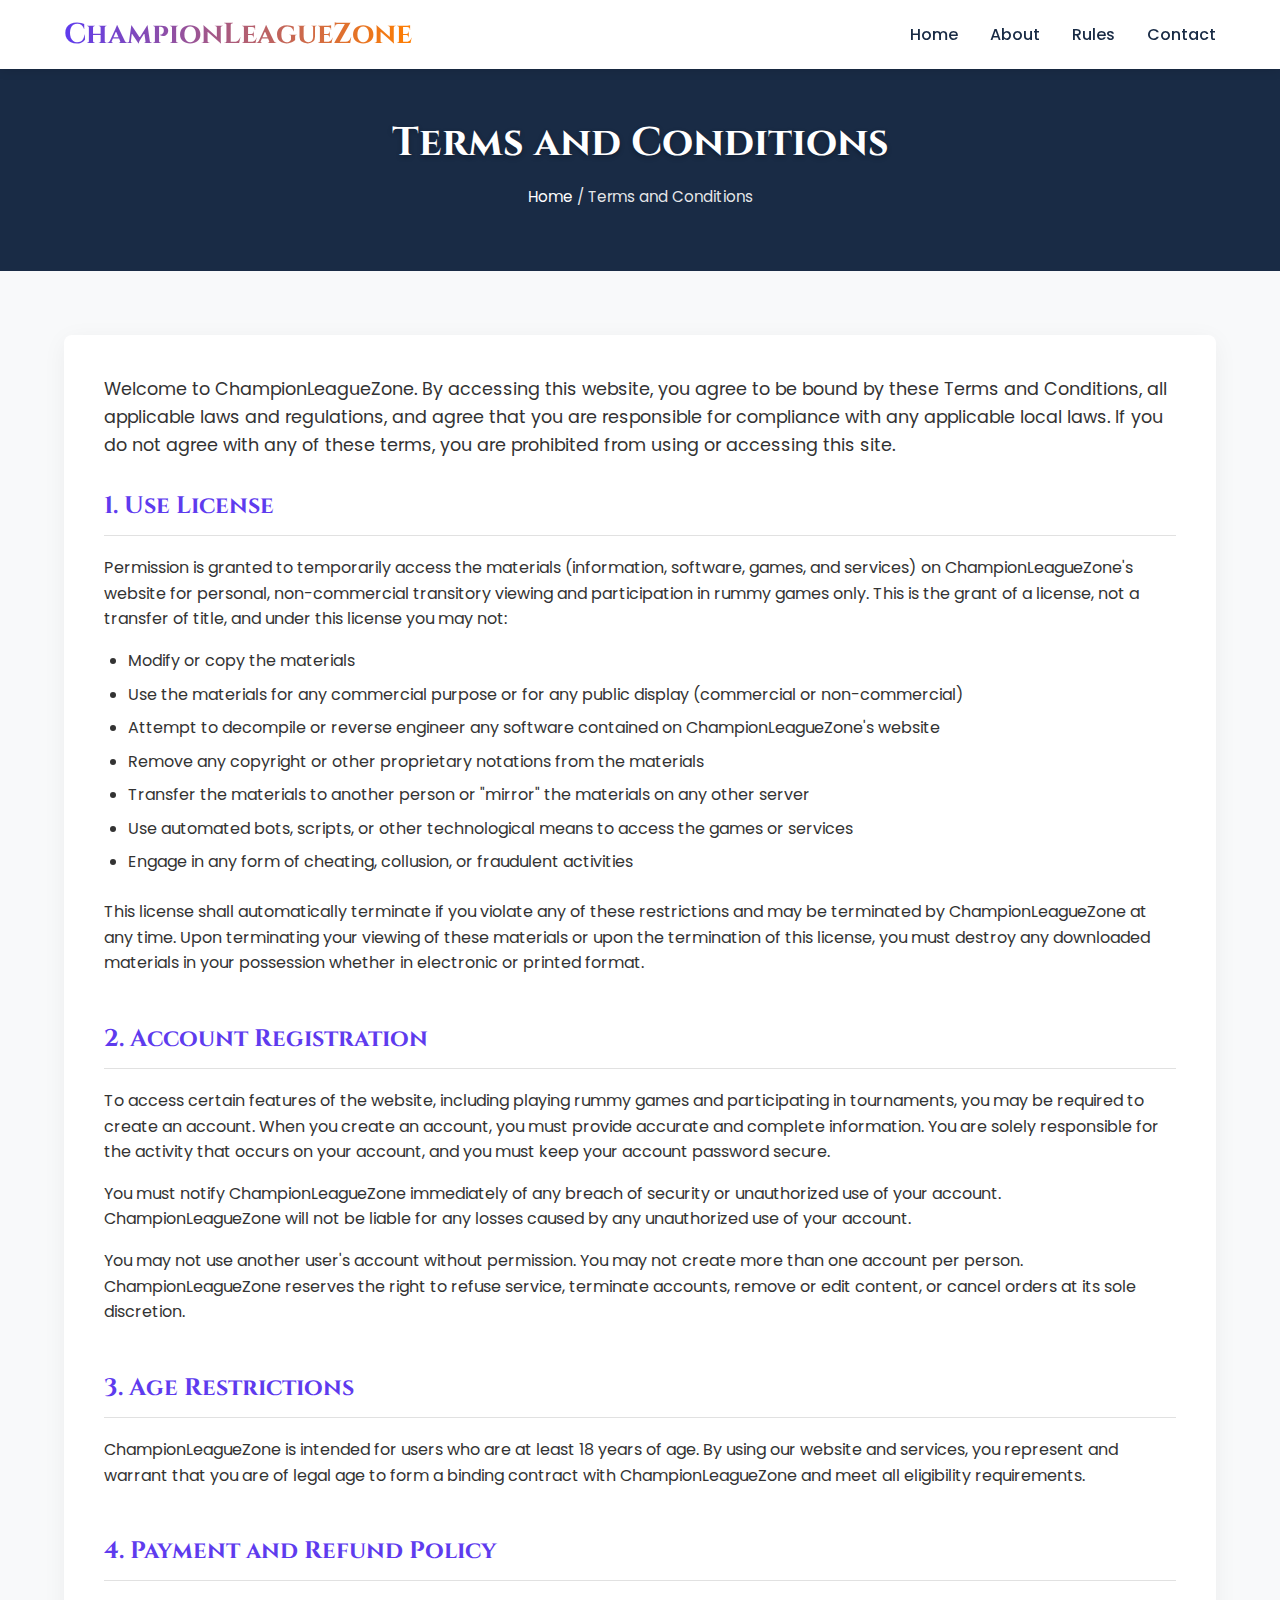
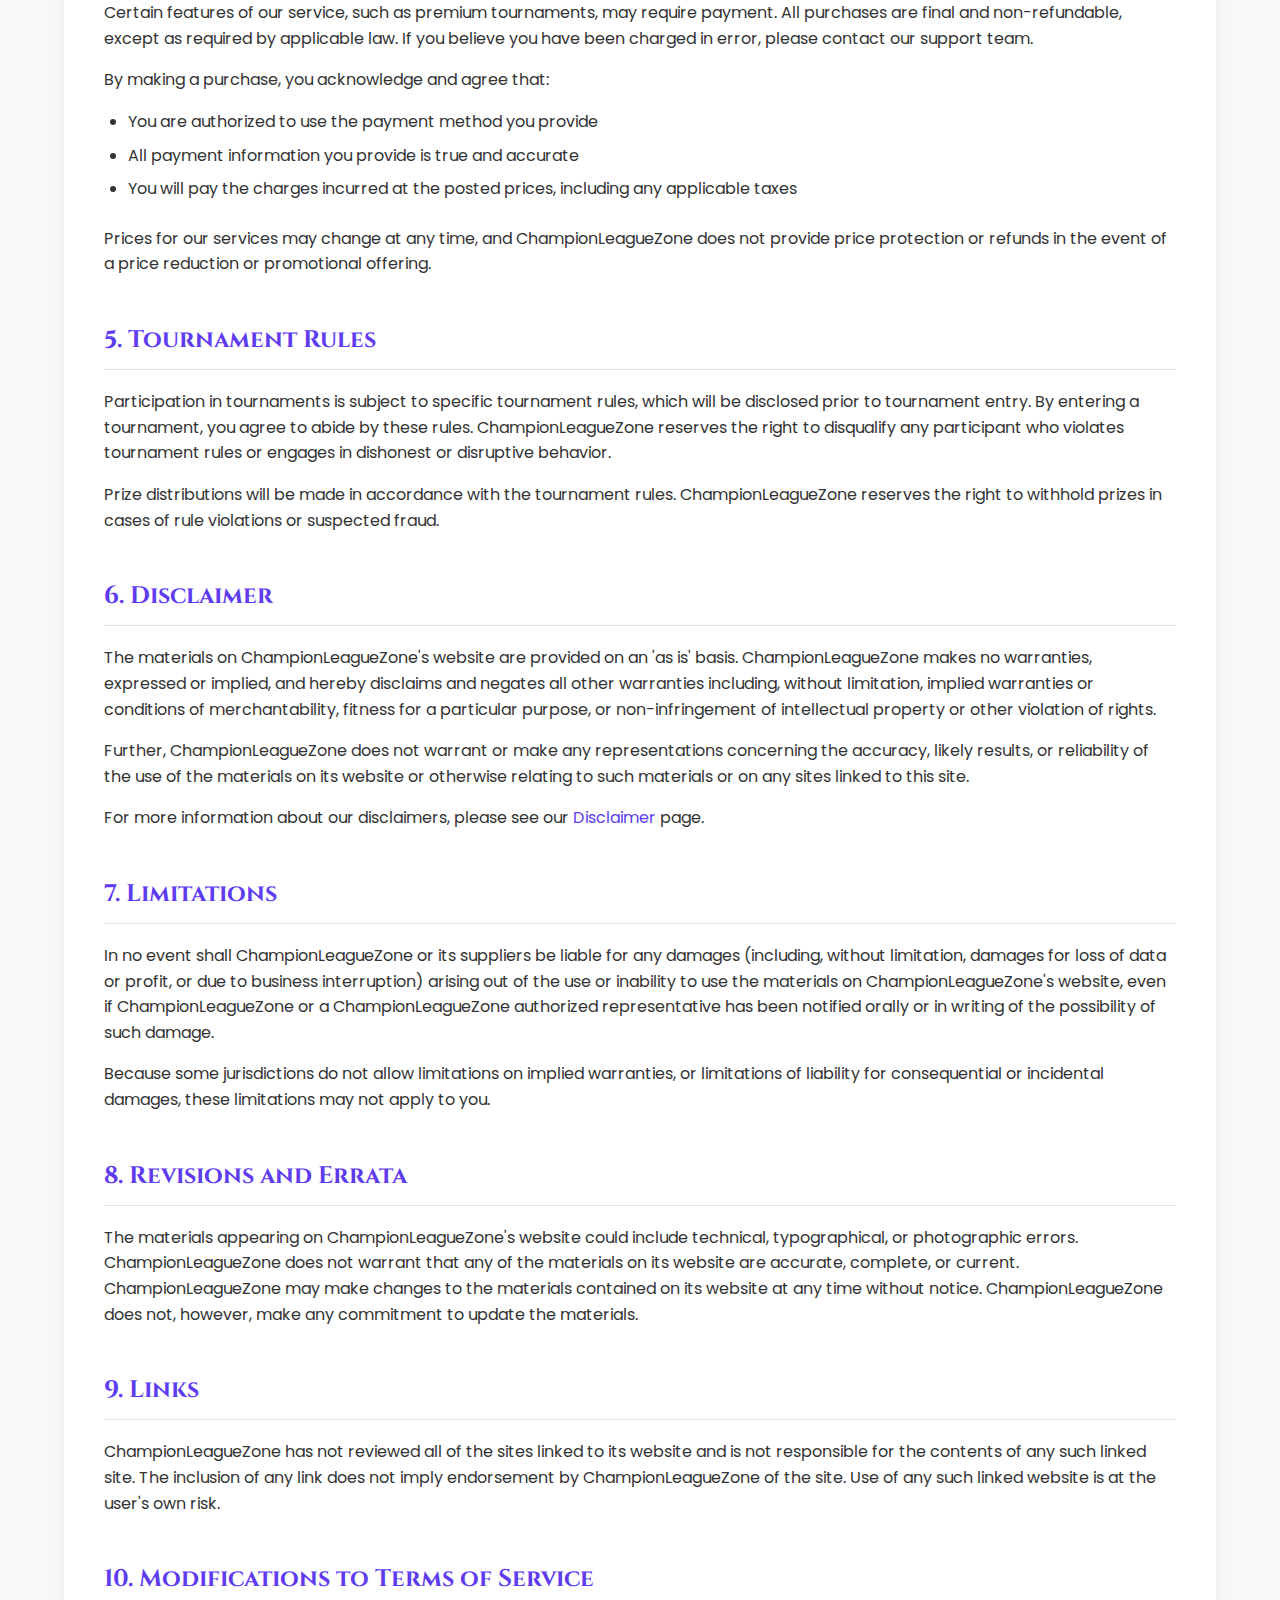
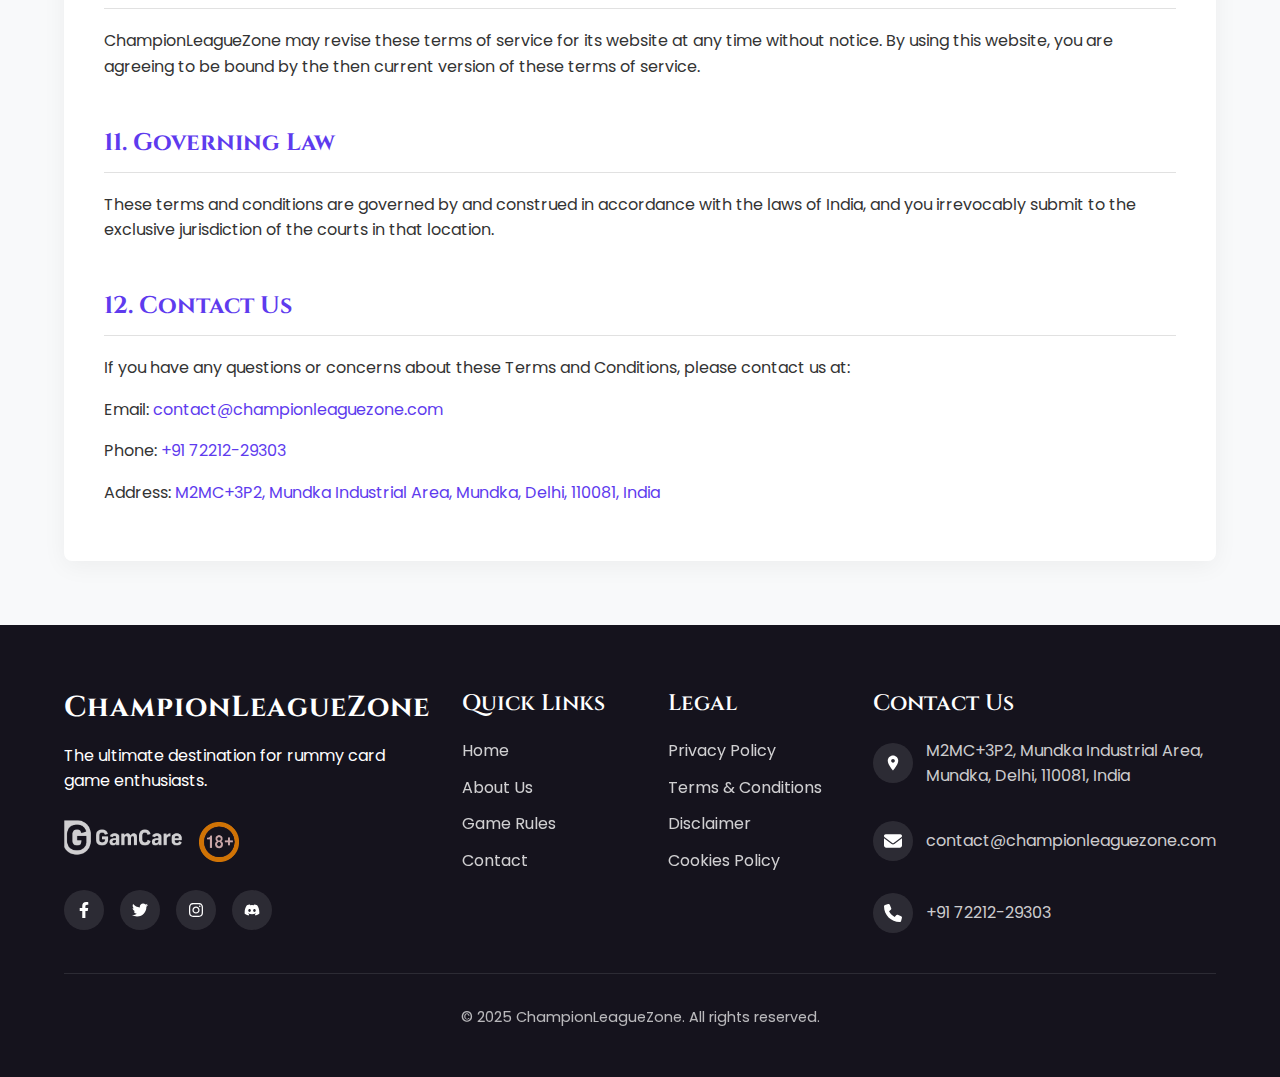
<file: terms-conditions.html>
<!DOCTYPE html>
<html lang="en">
<head>
    <meta charset="UTF-8">
    <meta name="viewport" content="width=device-width, initial-scale=1.0">
    <meta name="robots" content="noindex, follow">
    <title>Terms and Conditions - ChampionLeagueZone</title>
    <meta name="description" content="Read the terms and conditions for using ChampionLeagueZone, our rummy card game platform.">
    <link rel="stylesheet" href="css/style.css">
    <link rel="stylesheet" href="css/responsive.css">
    <link rel="icon" type="image/png" href="images/favicon.png">
</head>
<body>
    <!-- Header Section -->
		<header>
			<div class="container">
					<div class="header-inner">
							<div class="logo">
									<a href="index.html">
											<h2>ChampionLeagueZone</h2>
									</a>
							</div>
							<nav class="main-nav">
									<ul>
											<li><a href="index.html">Home</a></li>
											<li><a href="about.html">About</a></li>
											<li><a href="rules.html">Rules</a></li>
											<li><a href="contact.html">Contact</a></li>
									</ul>
							</nav>
							<div class="mobile-menu-toggle">
									<img src="images/svg/bars.svg" alt="Open menu" class="icon-menu">
									<img src="images/svg/xmark.svg" alt="Close menu" class="icon-close">
							</div>
					</div>
			</div>
	</header>
	<main>
    <!-- Page Header -->
    <section class="page-header">
        <div class="container">
            <h1>Terms and Conditions</h1>
            <div class="breadcrumbs">
                <a href="index.html">Home</a> / <span>Terms and Conditions</span>
            </div>
        </div>
    </section>

    <!-- Terms and Conditions Content -->
    <section class="legal-content">
        <div class="container">
            <div class="legal-wrapper">
                <div class="policy-intro">
                    <p>Welcome to ChampionLeagueZone. By accessing this website, you agree to be bound by these Terms and Conditions, all applicable laws and regulations, and agree that you are responsible for compliance with any applicable local laws. If you do not agree with any of these terms, you are prohibited from using or accessing this site.</p>
                </div>
                
                <div class="policy-section">
                    <h2>1. Use License</h2>
                    
                    <p>Permission is granted to temporarily access the materials (information, software, games, and services) on ChampionLeagueZone's website for personal, non-commercial transitory viewing and participation in rummy games only. This is the grant of a license, not a transfer of title, and under this license you may not:</p>
                    
                    <ul>
                        <li>Modify or copy the materials</li>
                        <li>Use the materials for any commercial purpose or for any public display (commercial or non-commercial)</li>
                        <li>Attempt to decompile or reverse engineer any software contained on ChampionLeagueZone's website</li>
                        <li>Remove any copyright or other proprietary notations from the materials</li>
                        <li>Transfer the materials to another person or "mirror" the materials on any other server</li>
                        <li>Use automated bots, scripts, or other technological means to access the games or services</li>
                        <li>Engage in any form of cheating, collusion, or fraudulent activities</li>
                    </ul>
                    
                    <p>This license shall automatically terminate if you violate any of these restrictions and may be terminated by ChampionLeagueZone at any time. Upon terminating your viewing of these materials or upon the termination of this license, you must destroy any downloaded materials in your possession whether in electronic or printed format.</p>
                </div>
                
                <div class="policy-section">
                    <h2>2. Account Registration</h2>
                    
                    <p>To access certain features of the website, including playing rummy games and participating in tournaments, you may be required to create an account. When you create an account, you must provide accurate and complete information. You are solely responsible for the activity that occurs on your account, and you must keep your account password secure.</p>
                    
                    <p>You must notify ChampionLeagueZone immediately of any breach of security or unauthorized use of your account. ChampionLeagueZone will not be liable for any losses caused by any unauthorized use of your account.</p>
                    
                    <p>You may not use another user's account without permission. You may not create more than one account per person. ChampionLeagueZone reserves the right to refuse service, terminate accounts, remove or edit content, or cancel orders at its sole discretion.</p>
                </div>
                
                <div class="policy-section">
                    <h2>3. Age Restrictions</h2>
                    
                    <p>ChampionLeagueZone is intended for users who are at least 18 years of age. By using our website and services, you represent and warrant that you are of legal age to form a binding contract with ChampionLeagueZone and meet all eligibility requirements.</p>
                </div>
                
                <div class="policy-section">
                    <h2>4. Payment and Refund Policy</h2>
                    
                    <p>Certain features of our service, such as premium tournaments, may require payment. All purchases are final and non-refundable, except as required by applicable law. If you believe you have been charged in error, please contact our support team.</p>
                    
                    <p>By making a purchase, you acknowledge and agree that:</p>
                    
                    <ul>
                        <li>You are authorized to use the payment method you provide</li>
                        <li>All payment information you provide is true and accurate</li>
                        <li>You will pay the charges incurred at the posted prices, including any applicable taxes</li>
                    </ul>
                    
                    <p>Prices for our services may change at any time, and ChampionLeagueZone does not provide price protection or refunds in the event of a price reduction or promotional offering.</p>
                </div>
                
                <div class="policy-section">
                    <h2>5. Tournament Rules</h2>
                    
                    <p>Participation in tournaments is subject to specific tournament rules, which will be disclosed prior to tournament entry. By entering a tournament, you agree to abide by these rules. ChampionLeagueZone reserves the right to disqualify any participant who violates tournament rules or engages in dishonest or disruptive behavior.</p>
                    
                    <p>Prize distributions will be made in accordance with the tournament rules. ChampionLeagueZone reserves the right to withhold prizes in cases of rule violations or suspected fraud.</p>
                </div>
                
                <div class="policy-section">
                    <h2>6. Disclaimer</h2>
                    
                    <p>The materials on ChampionLeagueZone's website are provided on an 'as is' basis. ChampionLeagueZone makes no warranties, expressed or implied, and hereby disclaims and negates all other warranties including, without limitation, implied warranties or conditions of merchantability, fitness for a particular purpose, or non-infringement of intellectual property or other violation of rights.</p>
                    
                    <p>Further, ChampionLeagueZone does not warrant or make any representations concerning the accuracy, likely results, or reliability of the use of the materials on its website or otherwise relating to such materials or on any sites linked to this site.</p>
                    
                    <p>For more information about our disclaimers, please see our <a href="disclaimer.html">Disclaimer</a> page.</p>
                </div>
                
                <div class="policy-section">
                    <h2>7. Limitations</h2>
                    
                    <p>In no event shall ChampionLeagueZone or its suppliers be liable for any damages (including, without limitation, damages for loss of data or profit, or due to business interruption) arising out of the use or inability to use the materials on ChampionLeagueZone's website, even if ChampionLeagueZone or a ChampionLeagueZone authorized representative has been notified orally or in writing of the possibility of such damage.</p>
                    
                    <p>Because some jurisdictions do not allow limitations on implied warranties, or limitations of liability for consequential or incidental damages, these limitations may not apply to you.</p>
                </div>
                
                <div class="policy-section">
                    <h2>8. Revisions and Errata</h2>
                    
                    <p>The materials appearing on ChampionLeagueZone's website could include technical, typographical, or photographic errors. ChampionLeagueZone does not warrant that any of the materials on its website are accurate, complete, or current. ChampionLeagueZone may make changes to the materials contained on its website at any time without notice. ChampionLeagueZone does not, however, make any commitment to update the materials.</p>
                </div>
                
                <div class="policy-section">
                    <h2>9. Links</h2>
                    
                    <p>ChampionLeagueZone has not reviewed all of the sites linked to its website and is not responsible for the contents of any such linked site. The inclusion of any link does not imply endorsement by ChampionLeagueZone of the site. Use of any such linked website is at the user's own risk.</p>
                </div>
                
                <div class="policy-section">
                    <h2>10. Modifications to Terms of Service</h2>
                    
                    <p>ChampionLeagueZone may revise these terms of service for its website at any time without notice. By using this website, you are agreeing to be bound by the then current version of these terms of service.</p>
                </div>
                
                <div class="policy-section">
                    <h2>11. Governing Law</h2>
                    
                    <p>These terms and conditions are governed by and construed in accordance with the laws of India, and you irrevocably submit to the exclusive jurisdiction of the courts in that location.</p>
                </div>
                
                <div class="policy-section">
                    <h2>12. Contact Us</h2>
                    
                    <p>If you have any questions or concerns about these Terms and Conditions, please contact us at:</p>
                    <p>Email: <a href="mailto:contact@championleaguezone.com">contact@championleaguezone.com</a></p>
                    <p>Phone: <a href="tel:+917221229303">+91 72212-29303</a></p>
                    <p>Address: <a href="https://maps.app.goo.gl/ZzknWx688EnBY3448" target="_blank">M2MC+3P2, Mundka Industrial Area, Mundka, Delhi, 110081, India</a></p>
                </div>
            </div>
        </div>
    </section>
	</main>
    <!-- Footer Section -->
		<footer class="site-footer">
			<div class="container">
					<div class="footer-top">
							<div class="footer-column">
									<div class="footer-logo">
											<a href="index.html">
												<h2>ChampionLeagueZone</h2>
											</a>
									</div>
									<p>The ultimate destination for rummy card game enthusiasts.</p>
									<div class="footer-badges">
										<a href="https://www.gamcare.org.uk/" target="_blank"><img src="images/6.png" alt="gamcare"/></a>
										<img src="images/18.png" alt="18+"/>
									</div>
									<div class="social-icons">
											<a href="contact.html"><img src="images/svg/facebook.svg" alt="Facebook" class="social-icon"></a>
											<a href="contact.html"><img src="images/svg/twitter.svg" alt="Twitter" class="social-icon"></a>
											<a href="contact.html"><img src="images/svg/instagram.svg" alt="Instagram" class="social-icon"></a>
											<a href="contact.html"><img src="images/svg/discord.svg" alt="Discord" class="social-icon"></a>
									</div>
							</div>
							<div class="footer-column">
									<h3>Quick Links</h3>
									<ul class="footer-links">
											<li><a href="index.html">Home</a></li>
											<li><a href="about.html">About Us</a></li>
											<li><a href="rules.html">Game Rules</a></li>
											<li><a href="contact.html">Contact</a></li>
									</ul>
							</div>
							<div class="footer-column">
									<h3>Legal</h3>
									<ul class="footer-links">
											<li><a href="privacy-policy.html">Privacy Policy</a></li>
											<li><a href="terms-conditions.html">Terms & Conditions</a></li>
											<li><a href="disclaimer.html">Disclaimer</a></li>
											<li><a href="cookies.html">Cookies Policy</a></li>
									</ul>
							</div>
							<div class="footer-column">
									<h3>Contact Us</h3>
									<div class="contact-info">
											<div class="contact-info-item">
													<div class="contact-info-icon">
															<img src="images/svg/map-marker.svg" alt="Location" class="contact-icon">
													</div>
													<span><a href="https://maps.app.goo.gl/ZzknWx688EnBY3448" target="_blank">M2MC+3P2, Mundka Industrial Area, Mundka, Delhi, 110081, India</a></span>
											</div>
											<div class="contact-info-item">
													<div class="contact-info-icon">
															<img src="images/svg/envelope.svg" alt="Email" class="contact-icon">
													</div>
													<span><a href="mailto:contact@championleaguezone.com">contact@championleaguezone.com</a></span>
											</div>
											<div class="contact-info-item">
													<div class="contact-info-icon">
															<img src="images/svg/phone.svg" alt="Phone" class="contact-icon">
													</div>
													<span><a href="tel:+917221229303">+91 72212-29303</a></span>
											</div>
									</div>
							</div>
					</div>
					<div class="footer-bottom">
							<p>&copy; 2025 ChampionLeagueZone. All rights reserved.</p>
					</div>
			</div>
	</footer>

    <!-- Scripts -->
    <script src="js/main.js"></script>
</body>
</html>
</file>
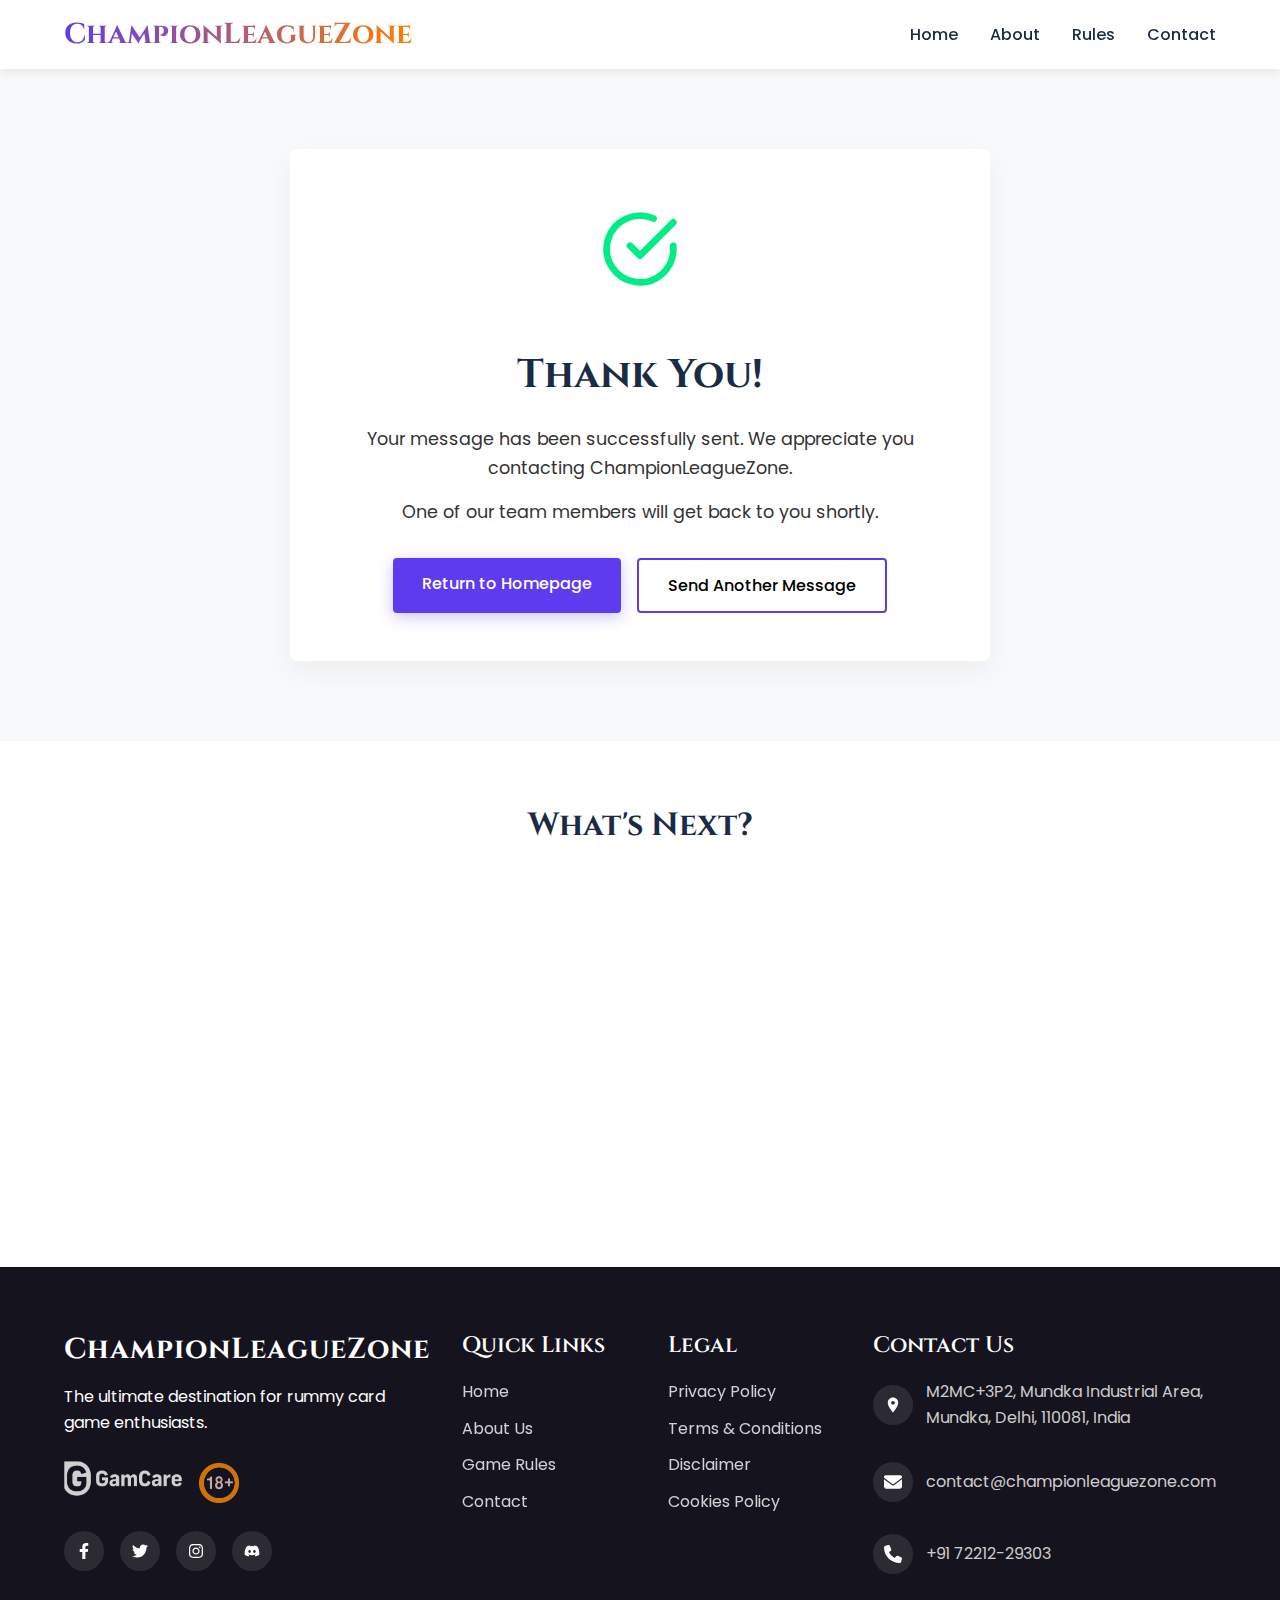
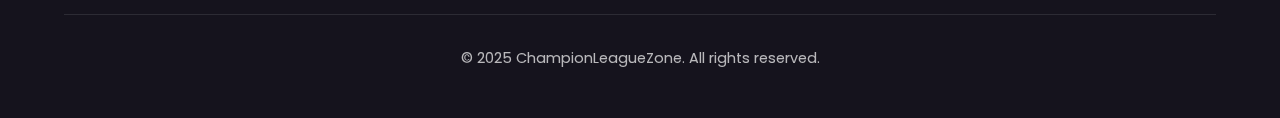
<file: thanks.html>
<!DOCTYPE html>
<html lang="en">
<head>
    <meta charset="UTF-8">
    <meta name="viewport" content="width=device-width, initial-scale=1.0">
    <meta name="robots" content="noindex, follow">
    <title>Thank You - ChampionLeagueZone</title>
    <meta name="description" content="Thank you for contacting ChampionLeagueZone, the ultimate rummy card game platform.">
    <link rel="stylesheet" href="css/style.css">
    <link rel="stylesheet" href="css/responsive.css">
    <link rel="icon" type="image/png" href="images/favicon.png">
</head>
<body>
	<header>
		<div class="container">
				<div class="header-inner">
						<div class="logo">
								<a href="index.html">
										<h2>ChampionLeagueZone</h2>
								</a>
						</div>
						<nav class="main-nav">
								<ul>
										<li><a href="index.html">Home</a></li>
										<li><a href="about.html">About</a></li>
										<li><a href="rules.html">Rules</a></li>
										<li><a href="contact.html">Contact</a></li>
								</ul>
						</nav>
						<div class="mobile-menu-toggle">
								<img src="images/svg/bars.svg" alt="Open menu" class="icon-menu">
								<img src="images/svg/xmark.svg" alt="Close menu" class="icon-close">
						</div>
				</div>
		</div>
</header>
<main>
    <!-- Thank You Section -->
    <section class="thank-you-section">
        <div class="container">
            <div class="thank-you-content">
                <div class="thank-you-icon">
                    <img src="images/svg/check-circle.svg" alt="Success icon">
                </div>
                <h1>Thank You!</h1>
                <p>Your message has been successfully sent. We appreciate you contacting ChampionLeagueZone.</p>
                <p>One of our team members will get back to you shortly.</p>
                <div class="thank-you-buttons">
                    <a href="index.html" class="btn btn-primary">Return to Homepage</a>
                    <a href="contact.html" class="btn btn-secondary">Send Another Message</a>
                </div>
            </div>
        </div>
    </section>

    <!-- What Next Section -->
    <section class="what-next-section">
        <div class="container">
            <h2>What's Next?</h2>
            <div class="next-steps">
                <div class="next-step-box">
                    <div class="step-icon">
                        <img src="images/svg/clock.svg" alt="Clock icon">
                    </div>
                    <h3>Wait for Our Response</h3>
                    <p>We typically respond to inquiries within 24-48 hours during business days.</p>
                </div>
                <div class="next-step-box">
                    <div class="step-icon">
                        <img src="images/svg/gamepad.svg" alt="Gamepad icon">
                    </div>
                    <h3>Explore Our Games</h3>
                    <p>While you wait, check out our free rummy games and start practicing.</p>
                </div>
                <div class="next-step-box">
                    <div class="step-icon">
                        <img src="images/svg/users.svg" alt="Users icon">
                    </div>
                    <h3>Join Our Community</h3>
                    <p>Connect with other rummy enthusiasts on our social media channels.</p>
                </div>
            </div>
        </div>
    </section>
	</main>
		<footer class="site-footer">
			<div class="container">
					<div class="footer-top">
							<div class="footer-column">
									<div class="footer-logo">
											<a href="index.html">
												<h2>ChampionLeagueZone</h2>
											</a>
									</div>
									<p>The ultimate destination for rummy card game enthusiasts.</p>
									<div class="footer-badges">
										<a href="https://www.gamcare.org.uk/" target="_blank"><img src="images/6.png" alt="gamcare"/></a>
										<img src="images/18.png" alt="18+"/>
									</div>
									<div class="social-icons">
											<a href="contact.html"><img src="images/svg/facebook.svg" alt="Facebook" class="social-icon"></a>
											<a href="contact.html"><img src="images/svg/twitter.svg" alt="Twitter" class="social-icon"></a>
											<a href="contact.html"><img src="images/svg/instagram.svg" alt="Instagram" class="social-icon"></a>
											<a href="contact.html"><img src="images/svg/discord.svg" alt="Discord" class="social-icon"></a>
									</div>
							</div>
							<div class="footer-column">
									<h3>Quick Links</h3>
									<ul class="footer-links">
											<li><a href="index.html">Home</a></li>
											<li><a href="about.html">About Us</a></li>
											<li><a href="rules.html">Game Rules</a></li>
											<li><a href="contact.html">Contact</a></li>
									</ul>
							</div>
							<div class="footer-column">
									<h3>Legal</h3>
									<ul class="footer-links">
											<li><a href="privacy-policy.html">Privacy Policy</a></li>
											<li><a href="terms-conditions.html">Terms & Conditions</a></li>
											<li><a href="disclaimer.html">Disclaimer</a></li>
											<li><a href="cookies.html">Cookies Policy</a></li>
									</ul>
							</div>
							<div class="footer-column">
									<h3>Contact Us</h3>
									<div class="contact-info">
											<div class="contact-info-item">
													<div class="contact-info-icon">
															<img src="images/svg/map-marker.svg" alt="Location" class="contact-icon">
													</div>
													<span><a href="https://maps.app.goo.gl/ZzknWx688EnBY3448" target="_blank">M2MC+3P2, Mundka Industrial Area, Mundka, Delhi, 110081, India</a></span>
											</div>
											<div class="contact-info-item">
													<div class="contact-info-icon">
															<img src="images/svg/envelope.svg" alt="Email" class="contact-icon">
													</div>
													<span><a href="mailto:contact@championleaguezone.com">contact@championleaguezone.com</a></span>
											</div>
											<div class="contact-info-item">
													<div class="contact-info-icon">
															<img src="images/svg/phone.svg" alt="Phone" class="contact-icon">
													</div>
													<span><a href="tel:+917221229303">+91 72212-29303</a></span>
											</div>
									</div>
							</div>
					</div>
					<div class="footer-bottom">
							<p>&copy; 2025 ChampionLeagueZone. All rights reserved.</p>
					</div>
			</div>
	</footer>

    <script src="js/main.js"></script>
</body>
</html>
</file>
<file: css/style.css>
/* ===== FONT DECLARATIONS ===== */
@font-face {
    font-family: 'Poppins';
    src: url('../fonts/Poppins-Thin.ttf') format('truetype');
    font-weight: 100;
    font-style: normal;
    font-display: swap;
}

@font-face {
    font-family: 'Poppins';
    src: url('../fonts/Poppins-ThinItalic.ttf') format('truetype');
    font-weight: 100;
    font-style: italic;
    font-display: swap;
}

@font-face {
    font-family: 'Poppins';
    src: url('../fonts/Poppins-ExtraLight.ttf') format('truetype');
    font-weight: 200;
    font-style: normal;
    font-display: swap;
}

@font-face {
    font-family: 'Poppins';
    src: url('../fonts/Poppins-ExtraLightItalic.ttf') format('truetype');
    font-weight: 200;
    font-style: italic;
    font-display: swap;
}

@font-face {
    font-family: 'Poppins';
    src: url('../fonts/Poppins-Light.ttf') format('truetype');
    font-weight: 300;
    font-style: normal;
    font-display: swap;
}

@font-face {
    font-family: 'Poppins';
    src: url('../fonts/Poppins-LightItalic.ttf') format('truetype');
    font-weight: 300;
    font-style: italic;
    font-display: swap;
}

@font-face {
    font-family: 'Poppins';
    src: url('../fonts/Poppins-Regular.ttf') format('truetype');
    font-weight: 400;
    font-style: normal;
    font-display: swap;
}

@font-face {
    font-family: 'Poppins';
    src: url('../fonts/Poppins-Italic.ttf') format('truetype');
    font-weight: 400;
    font-style: italic;
    font-display: swap;
}

@font-face {
    font-family: 'Poppins';
    src: url('../fonts/Poppins-Medium.ttf') format('truetype');
    font-weight: 500;
    font-style: normal;
    font-display: swap;
}

@font-face {
    font-family: 'Poppins';
    src: url('../fonts/Poppins-MediumItalic.ttf') format('truetype');
    font-weight: 500;
    font-style: italic;
    font-display: swap;
}

@font-face {
    font-family: 'Poppins';
    src: url('../fonts/Poppins-SemiBold.ttf') format('truetype');
    font-weight: 600;
    font-style: normal;
    font-display: swap;
}

@font-face {
    font-family: 'Poppins';
    src: url('../fonts/Poppins-SemiBoldItalic.ttf') format('truetype');
    font-weight: 600;
    font-style: italic;
    font-display: swap;
}

@font-face {
    font-family: 'Poppins';
    src: url('../fonts/Poppins-Bold.ttf') format('truetype');
    font-weight: 700;
    font-style: normal;
    font-display: swap;
}

@font-face {
    font-family: 'Poppins';
    src: url('../fonts/Poppins-BoldItalic.ttf') format('truetype');
    font-weight: 700;
    font-style: italic;
    font-display: swap;
}

@font-face {
    font-family: 'Cinzel';
    src: url('../fonts/Cinzel-Regular.ttf') format('truetype');
    font-weight: 400;
    font-style: normal;
    font-display: swap;
}

@font-face {
    font-family: 'Cinzel';
    src: url('../fonts/Cinzel-Medium.ttf') format('truetype');
    font-weight: 500;
    font-style: normal;
    font-display: swap;
}

@font-face {
    font-family: 'Cinzel';
    src: url('../fonts/Cinzel-SemiBold.ttf') format('truetype');
    font-weight: 600;
    font-style: normal;
    font-display: swap;
}

@font-face {
    font-family: 'Cinzel';
    src: url('../fonts/Cinzel-Bold.ttf') format('truetype');
    font-weight: 700;
    font-style: normal;
    font-display: swap;
}

/* ===== GENERAL STYLES ===== */
:root {
    /* Color palette inspired by rummy cards */
    --primary-color: #5e3bee;
    --secondary-color: #192b45;
    --accent-color: #ff7e00;
    --accent-light: #ffb869;
    --text-color: #333;
    --text-light: #777;
    --light-bg: #f8f9fa;
    --dark-bg: #15131d;
    --card-bg: #fff;
    --border-color: #e1e1e1;
    --success-color: #28a745;
    --error-color: #dc3545;
    --gold: #ffd700;
    --silver: #c0c0c0;
    --bronze: #cd7f32;
    --dark-color: #15131d;
    --white: #ffffff;
}

* {
    margin: 0;
    padding: 0;
    box-sizing: border-box;
}

body {
    font-family: 'Poppins', sans-serif;
    font-size: 16px;
    line-height: 1.6;
    color: var(--text-color);
    background-color: var(--light-bg);
    overflow-x: hidden !important;
}

h1, h2, h3, h4, h5, h6 {
    font-family: 'Cinzel', serif;
    margin-bottom: 1rem;
    line-height: 1.3;
    color: var(--secondary-color);
}

h1 {
    font-size: 2.5rem;
    font-weight: 700;
}

h2 {
    font-size: 2rem;
    font-weight: 700;
}

h3 {
    font-size: 1.5rem;
    font-weight: 600;
}

h4 {
    font-size: 1.25rem;
    font-weight: 600;
}

p {
    margin-bottom: 1rem;
}

main {
	overflow-x: hidden;
}

a {
    text-decoration: none;
    color: var(--primary-color);
    transition: all 0.3s ease;
}

a:hover {
    color: var(--accent-color);
}

img {
    max-width: 100%;
    height: auto;
}

.container {
    width: 100%;
    max-width: 1200px;
    margin: 0 auto;
    padding: 0 1.5rem;
}

.section-title {
    text-align: center;
    margin-bottom: 3rem;
    position: relative;
    padding-bottom: 1rem;
}

.section-title:after {
    content: '';
    position: absolute;
    bottom: 0;
    left: 50%;
    transform: translateX(-50%);
    width: 80px;
    height: 3px;
    background-image: linear-gradient(to right, var(--primary-color), var(--accent-color));
}

/* Buttons */
.btn {
    display: inline-block;
    padding: 0.8rem 1.8rem;
    border-radius: 4px;
    font-weight: 500;
    text-align: center;
    transition: all 0.3s ease;
    border: none;
    cursor: pointer;
}

.btn-primary {
    background-color: var(--primary-color);
    color: white;
    box-shadow: 0 4px 15px rgba(94, 59, 238, 0.3);
}

.btn-primary:hover {
    background-color: #4e30d9;
    transform: translateY(-2px);
    color: white;
}

.btn-secondary {
    background-color: transparent;
    color: var(--white);
    border: 2px solid var(--primary-color);
}

.btn-secondary:hover {
    background-color: var(--primary-color);
    color: white !important;
    transform: translateY(-2px);
}

.btn-cta {
    background-image: linear-gradient(to right, var(--primary-color), var(--accent-color));
    color: white;
    padding: 1rem 2.5rem;
    font-size: 1.1rem;
    box-shadow: 0 4px 15px rgba(255, 126, 0, 0.3);
}

.btn-cta:hover {
    transform: translateY(-3px);
    box-shadow: 0 6px 20px rgba(255, 126, 0, 0.4);
    color: white;
}

/* App Download Button */
.btn-app {
    background-image: linear-gradient(to right, var(--primary-color), #6e4dd5);
    color: white;
    font-size: 1.1rem;
    padding: 1rem 2.2rem;
    border-radius: 6px;
    display: inline-flex;
    align-items: center;
    justify-content: center;
    font-weight: 500;
    box-shadow: 0 4px 15px rgba(94, 59, 238, 0.3);
    transition: all 0.3s ease;
}

.btn-app:hover {
    transform: translateY(-3px);
    box-shadow: 0 6px 20px rgba(94, 59, 238, 0.4);
    color: white;
}

.btn-app:before {
    content: '';
    display: inline-block;
    width: 20px;
    height: 20px;
    background-image: url('../images/svg/download.svg');
    background-size: contain;
    background-repeat: no-repeat;
    margin-right: 8px;
    filter: brightness(0) invert(1);
}

/* ===== HEADER STYLES ===== */
header, .site-header {
    background-color: #ffffff;
    box-shadow: 0px 2px 10px rgba(0, 0, 0, 0.1);
    position: sticky;
    top: 0;
    z-index: 100;
}

.header-inner, .header-wrapper {
    display: flex;
    justify-content: space-between;
    align-items: center;
    padding: 1rem 0;
}

.logo a {
    display: flex;
    align-items: center;
    color: var(--secondary-color);
}

.logo h2 {
    font-size: 1.8rem;
    margin-bottom: 0;
    background: linear-gradient(to right, var(--primary-color), var(--accent-color));
    -webkit-background-clip: text;
    -webkit-text-fill-color: transparent;
    font-weight: 700;
}

.main-nav ul {
    display: flex;
		height: 100%;
    list-style: none;
}

.main-nav ul li {
    margin-left: 2rem;
}

.main-nav ul li a {
    color: var(--secondary-color);
    font-weight: 500;
    position: relative;
}

.main-nav ul li a:after {
    content: '';
    position: absolute;
    bottom: -5px;
    left: 0;
    width: 0;
    height: 2px;
    background-color: var(--primary-color);
    transition: width 0.3s ease;
}

.main-nav ul li a:hover:after,
.main-nav ul li.active a:after {
    width: 100%;
}

.main-nav ul li.active a {
    color: var(--primary-color);
}

/* Мобильное меню */
.mobile-menu-toggle {
    display: none; /* Скрыто по умолчанию */
    cursor: pointer;
    z-index: 101;
    position: relative;
    width: 35px;
    height: 35px;
    align-items: center;
    justify-content: center;
}

.mobile-menu-toggle .icon-menu {
    width: 28px;
    height: 28px;
    display: block;
}

/* Стили для иконки закрытия меню */
.mobile-menu-toggle .icon-close {
    width: 32px; /* Увеличиваем размер */
    height: 32px; /* Увеличиваем размер */
    display: none;
    filter: brightness(1.2) drop-shadow(0px 0px 2px rgba(0, 0, 0, 0.5)); /* Комбинируем фильтры */
}

.mobile-menu-toggle.active .icon-menu {
    display: none;
}

.mobile-menu-toggle.active .icon-close {
    display: block;
    filter: brightness(10) drop-shadow(0px 0px 3px rgba(0, 0, 0, 0.8)); /* Комбинируем фильтры */
}

/* ===== HERO SECTION ===== */
.hero {
    background: linear-gradient(rgba(25, 43, 69, 0.8), rgba(25, 43, 69, 0.9)), url('../images/hero-bg.jpg');
    background-size: cover;
    background-position: center;
    padding: 6rem 0;
    color: white;
    position: relative;
}

.hero .container {
    display: flex;
    align-items: center;
    justify-content: space-between;
    position: relative;
}

.hero-content {
    flex: 0 0 50%;
    max-width: 50%;
}

.hero-content h1 {
    font-size: 2.8rem;
    line-height: 1.2;
    margin-bottom: 1.5rem;
    color: white;
}

.hero-content p {
    font-size: 1.1rem;
    margin-bottom: 2rem;
    opacity: 0.9;
}

.hero-image {
    flex: 0 0 45%;
    max-width: 45%;
    animation: floatAnimation 3s ease-in-out infinite;
}

.hero-image img {
		width: 100%;
		height: auto;
		border-radius: 10px;
}

@keyframes floatAnimation {
    0% {
        transform: translateY(0);
    }
    50% {
        transform: translateY(-15px);
    }
    100% {
        transform: translateY(0);
    }
}

.cta-buttons {
    display: flex;
    gap: 1rem;
}

/* ===== FEATURES SECTION ===== */
.features {
    padding: 5rem 0;
    background-color: var(--card-bg);
}

.features-grid {
    display: grid;
    grid-template-columns: repeat(4, 1fr);
    gap: 2rem;
}

.feature-box {
    background-color: white;
    padding: 2rem;
    border-radius: 8px;
    box-shadow: 0 5px 15px rgba(0,0,0,0.05);
    transition: all 0.3s ease;
    text-align: center;
}

.feature-box:hover {
    transform: translateY(-10px);
    box-shadow: 0 15px 30px rgba(0,0,0,0.1);
}

.feature-icon {
    width: 70px;
    height: 70px;
    background-color: var(--primary-color);
    border-radius: 50%;
    display: flex;
    justify-content: center;
    align-items: center;
    margin: 0 auto 1.5rem;
    color: white;
    transition: all 0.3s ease;
}

.feature-icon .icon {
    width: 32px;
    height: 32px;
    filter: brightness(0) invert(1);
}

.feature-icon img {
    max-width: 100%;
    max-height: 100%;
}

.feature-box h3 {
    margin: 1.5rem 0 0.8rem;
    font-size: 1.3rem;
}

.feature-box p {
    color: var(--text-light);
}

/* ===== GAME OVERVIEW SECTION ===== */
.game-overview {
    padding: 5rem 0;
    background-color: var(--light-bg);
}

.game-overview .container {
    display: flex;
    align-items: center;
    gap: 4rem;
}

.overview-content {
    flex: 0 0 55%;
}

.overview-content h2 {
    margin-bottom: 1.5rem;
}

.overview-content p {
    margin-bottom: 1.2rem;
}

.overview-content .btn {
    margin-top: 1rem;
}

.overview-image {
    flex: 0 0 40%;
    position: relative;
}

.overview-image img {
    border-radius: 8px;
    box-shadow: 0 10px 30px rgba(0,0,0,0.15);
}

.overview-image:before {
    content: '';
    position: absolute;
    top: -20px;
    left: -20px;
    width: 100%;
    height: 100%;
    border: 4px solid var(--primary-color);
    border-radius: 8px;
    z-index: -1;
}

/* ===== TESTIMONIALS SECTION ===== */
.testimonials {
    padding: 5rem 0;
    background-color: var(--card-bg);
}

.testimonials-slider {
    display: flex;
    gap: 2rem;
    overflow-x: auto;
    padding: 1rem 0.5rem;
    margin: 0 -0.5rem;
    scrollbar-width: none;
}

.testimonials-slider::-webkit-scrollbar {
    display: none;
}

.testimonial {
    flex: 0 0 calc(33.333% - 2rem);
    background-color: white;
    padding: 2rem;
    border-radius: 8px;
    box-shadow: 0 5px 15px rgba(0,0,0,0.05);
}

.testimonial-text {
    margin-bottom: 1.5rem;
}

.testimonial-text p {
    font-style: italic;
    position: relative;
    padding: 0 1rem;
}

.testimonial-author {
    display: flex;
    align-items: center;
}

.testimonial-author img {
    width: 60px;
    height: 60px;
    border-radius: 50%;
    object-fit: cover;
    margin-right: 1rem;
    border: 3px solid var(--accent-light);
}

.author-info h4 {
    margin-bottom: 0.2rem;
}

.author-info span {
    color: var(--text-light);
    font-size: 0.9rem;
}

/* ===== CTA SECTION ===== */
.cta-section {
    padding: 5rem 0;
    background: linear-gradient(rgba(25, 43, 69, 0.9), rgba(25, 43, 69, 0.95)), url('../images/cta-bg.jpg');
    background-size: cover;
    background-position: center;
    text-align: center;
    color: white;
}

.cta-section h2 {
    color: white;
    font-size: 2.5rem;
    margin-bottom: 1.5rem;
}

.cta-section p {
    max-width: 700px;
    margin: 0 auto 2rem;
    font-size: 1.1rem;
    opacity: 0.9;
}

/* ===== FOOTER SECTION ===== */
footer, .site-footer {
    background-color: var(--dark-color);
    padding: 4rem 0 2rem;
    color: var(--white);
}

.footer-content, .footer-top {
    display: grid;
    grid-template-columns: repeat(4, 1fr);
    gap: 2rem;
}

.footer-column {
    margin-bottom: 1.5rem;
}

.footer-logo h3 {
    color: #ffffff;
    font-size: 1.8rem;
    margin-bottom: 1rem;
}

.footer-logo p {
    margin-bottom: 1.5rem;
    color: #ffffff;
}

.footer-links h4, .footer-column h3 {
    color: #ffffff;
    margin-bottom: 1.2rem;
    font-size: 1.4rem;
}

.footer-links ul, ul.footer-links {
    list-style: none;
    padding: 0;
}

.footer-links ul li, ul.footer-links li {
    margin-bottom: 0.7rem;
}

.footer-links ul li a, ul.footer-links li a {
    color: #ffffff;
    opacity: 0.8;
    transition: opacity 0.3s;
}

.footer-links ul li a:hover, ul.footer-links li a:hover {
    opacity: 1;
    text-decoration: underline;
}

.footer-social h4 {
    color: #ffffff;
    margin-bottom: 1.2rem;
}

.contact-info {
    display: flex;
    flex-direction: column;
    gap: 1rem;
}

.contact-info-item {
    display: flex;
    align-items: center;
    gap: 0.8rem;
}

.contact-info-item span {
    color: #ffffff;
}

.contact-info-icon {
    display: flex;
    align-items: center;
    justify-content: center;
    width: 30px;
    height: 30px;
    background-color: rgba(255, 255, 255, 0.1);
    border-radius: 50%;
}

.contact-info-icon img {
    width: 14px;
    height: 14px;
    filter: brightness(0) invert(1);
}

.social-icons {
    display: flex;
    gap: 1rem;
}

.social-icons a {
    display: flex;
    align-items: center;
    justify-content: center;
    width: 40px;
    height: 40px;
    background-color: rgba(255,255,255,0.1);
    border-radius: 50%;
    color: white;
    transition: all 0.3s ease;
}

.social-icons .social-icon {
    width: 16px;
    height: 16px;
    filter: brightness(0) invert(1);
}

.social-icons a:hover {
    background-color: var(--primary-color);
    transform: translateY(-3px);
}

.footer-bottom {
    text-align: center;
    padding-top: 2rem;
    border-top: 1px solid rgba(255,255,255,0.1);
}

.footer-bottom p {
    font-size: 0.9rem;
    opacity: 0.7;
}

/* ===== PAGE HEADER STYLES ===== */
.page-header {
    background-color: var(--secondary-color);
    padding: 3rem 0;
    text-align: center;
    position: relative;
    color: #fff;
}

.page-header .container {
    position: relative;
    z-index: 1;
}

.page-header h1 {
    color: var(--white);
    font-size: 2.5rem;
    margin-bottom: 1rem;
    text-shadow: 0 2px 5px rgba(0,0,0,0.3);
}

.page-header .breadcrumbs {
    margin-bottom: 0.8rem;
    color: rgba(255, 255, 255, 0.9);
    font-size: 0.95rem;
}

.page-header .breadcrumbs a {
    color: var(--white);
    transition: opacity 0.3s;
}

.page-header .breadcrumbs a:hover {
    opacity: 0.8;
}

.page-header p {
    color: var(--white);
    opacity: 0.9;
}

/* ===== LEGAL CONTENT STYLES ===== */
.legal-content {
    padding: 4rem 0;
    background-color: var(--light-bg);
}

.legal-wrapper {
    background-color: var(--card-bg);
    border-radius: 8px;
    box-shadow: 0 5px 25px rgba(0, 0, 0, 0.05);
    padding: 2.5rem;
}

.policy-intro {
    margin-bottom: 2rem;
    font-size: 1.1rem;
}

.policy-section {
    margin-bottom: 3rem;
}

.policy-section:last-child {
    margin-bottom: 0;
}

.policy-section h2 {
    font-size: 1.5rem;
    color: var(--primary-color);
    margin-bottom: 1.2rem;
    padding-bottom: 0.8rem;
    border-bottom: 1px solid var(--border-color);
}

.policy-section h3 {
    font-size: 1.2rem;
    margin-bottom: 1rem;
    color: var(--secondary-color);
}

.policy-section p {
    margin-bottom: 1rem;
    line-height: 1.6;
}

.policy-section ul {
    list-style-type: disc;
    padding-left: 1.5rem;
    margin-bottom: 1.5rem;
}

.policy-section ul li {
    margin-bottom: 0.5rem;
}

.policy-section a {
    color: var(--primary-color);
    text-decoration: none;
}

.policy-section a:hover {
    text-decoration: underline;
}

/* Cookies Table */
.cookies-table {
    overflow-x: auto;
    margin: 2rem 0;
}

.cookies-table table {
    width: 100%;
    border-collapse: collapse;
    margin: 1rem 0;
}

.cookies-table th {
    background-color: var(--primary-color);
    color: white;
    font-weight: 600;
    text-align: left;
    padding: 1rem;
}

.cookies-table td {
    padding: 1rem;
    border-bottom: 1px solid var(--border-color);
}

.cookies-table tr:nth-child(even) {
    background-color: rgba(94, 59, 238, 0.05);
}

/* ===== THANK YOU PAGE STYLES ===== */
.thank-you-section {
    padding: 5rem 0;
    text-align: center;
    background-color: var(--light-bg);
}

.thank-you-content {
    max-width: 700px;
    margin: 0 auto;
    background-color: var(--card-bg);
    border-radius: 8px;
    padding: 3rem;
    box-shadow: 0 10px 30px rgba(0, 0, 0, 0.05);
}

.thank-you-icon {
    font-size: 5rem;
    color: var(--success-color);
    margin-bottom: 1.5rem;
}

.thank-you-icon img {
    width: 80px;
    height: 80px;
    filter: invert(72%) sepia(40%) saturate(2476%) hue-rotate(100deg) brightness(95%) contrast(107%);
}

.thank-you-content h1 {
    font-size: 2.5rem;
    margin-bottom: 1.5rem;
    color: var(--secondary-color);
}

.thank-you-content p {
    font-size: 1.1rem;
    margin-bottom: 1rem;
}

.countdown {
    margin: 2rem 0;
    padding: 1rem;
    background-color: rgba(94, 59, 238, 0.05);
    border-radius: 4px;
}

.countdown p {
    margin-bottom: 0;
}

#countdown-timer {
    font-weight: 700;
    color: var(--primary-color);
}

.thank-you-buttons {
    display: flex;
    justify-content: center;
    gap: 1rem;
    margin-top: 2rem;
}

.thank-you-buttons .btn-secondary {
	color: #000;
}

/* What's Next Section */
.what-next-section {
    padding: 4rem 0;
    background-color: #fff;
}

.what-next-section h2 {
    text-align: center;
    margin-bottom: 3rem;
}

.next-steps {
    display: grid;
    grid-template-columns: repeat(3, 1fr);
    gap: 2rem;
}

.next-step-box {
    text-align: center;
    padding: 2rem;
    border-radius: 8px;
    background-color: var(--light-bg);
    transition: all 0.3s ease;
}

.next-step-box:hover {
    transform: translateY(-10px);
    box-shadow: 0 10px 30px rgba(0, 0, 0, 0.1);
}

.step-icon {
    display: flex;
    align-items: center;
    justify-content: center;
    width: 80px;
    height: 80px;
    background-color: var(--primary-color);
    border-radius: 50%;
    margin: 0 auto 1.5rem;
    color: white;
}

.step-icon img {
    width: 32px;
    height: 32px;
    filter: brightness(0) invert(1);
}

.next-step-box h3 {
    margin-bottom: 1rem;
    color: var(--secondary-color);
}

/* ===== ABOUT PAGE STYLES ===== */
.about-section {
    padding: 4rem 0;
}

.about-wrapper {
    display: flex;
    align-items: center;
    gap: 4rem;
    margin-bottom: 2rem;
}

.about-content {
    flex: 0 0 55%;
}

.about-text {
    flex: 0 0 60%;
}

.about-text h2 {
    margin-bottom: 1.5rem;
    color: var(--secondary-color);
}

.about-text p {
    margin-bottom: 1.5rem;
    line-height: 1.7;
}

.about-text ul {
    list-style-type: disc;
    padding-left: 1.5rem;
    margin-bottom: 1.5rem;
}

.about-text ul li {
    margin-bottom: 0.5rem;
}

.about-image {
    flex: 0 0 40%;
    border-radius: 8px;
    overflow: hidden;
    box-shadow: 0 15px 30px rgba(0, 0, 0, 0.1);
}

.about-image img {
    width: 100%;
    height: auto;
    object-fit: cover;
    transition: transform 0.5s ease;
}

.about-image:hover img {
    transform: scale(1.05);
}

.about-stats {
    display: flex;
    justify-content: space-between;
    margin-top: 2rem;
    flex-wrap: wrap;
    gap: 1.5rem;
}

.stat-item {
    flex: 1;
    padding: 1.5rem;
    background-color: var(--light-bg);
    border-radius: 8px;
    text-align: center;
    box-shadow: 0 5px 15px rgba(0, 0, 0, 0.05);
    transition: all 0.3s ease;
}

.stat-item:hover {
    transform: translateY(-5px);
    box-shadow: 0 10px 25px rgba(0, 0, 0, 0.1);
}

.stat-item .stat-icon {
    display: flex;
    align-items: center;
    justify-content: center;
    width: 60px;
    height: 60px;
    margin: 0 auto 1rem;
    background-color: var(--primary-color);
    border-radius: 50%;
}

.stat-item .stat-icon img {
    width: 30px;
    height: 30px;
    filter: brightness(0) invert(1);
}

.stat-item .stat-number {
    font-size: 2rem;
    font-weight: 700;
    margin: 0 0 0.5rem;
    color: var(--primary-color);
}

.stat-text {
    font-size: 1rem;
    color: var(--text-light);
}

/* Section Header */
.section-header {
    text-align: center;
    margin-bottom: 3rem;
}

.section-header h2 {
    margin-bottom: 1rem;
    color: var(--secondary-color);
}

.section-header p {
    max-width: 700px;
    margin: 0 auto;
    color: var(--text-light);
}

/* Mission Section */
.mission-section {
    padding: 4rem 0;
    background-color: var(--card-bg);
}

.mission-wrapper {
    display: grid;
    grid-template-columns: repeat(4, 1fr);
    gap: 2rem;
    margin-top: 3rem;
}

.mission-item {
    text-align: center;
    padding: 2rem;
    background-color: var(--light-bg);
    border-radius: 8px;
    transition: all 0.3s ease;
}

.mission-item:hover {
    transform: translateY(-10px);
    box-shadow: 0 15px 30px rgba(0, 0, 0, 0.1);
}

.mission-icon {
    width: 70px;
    height: 70px;
    border-radius: 50%;
    display: flex;
    align-items: center;
    justify-content: center;
    margin: 0 auto 1.5rem;
    background-color: var(--primary-color);
}

.mission-icon img {
    width: 30px;
    height: 30px;
    filter: brightness(0) invert(1);
}

/* Team Section */
.team-section {
    padding: 4rem 0;
    margin-bottom: 2rem;
    background-color: var(--light-bg);
}

.team-wrapper {
    display: grid;
    grid-template-columns: repeat(4, 1fr);
    gap: 2rem;
}

.team-member {
    text-align: center;
    background-color: var(--card-bg);
    border-radius: 8px;
    padding: 2rem;
    transition: all 0.3s ease;
    box-shadow: 0 5px 15px rgba(0, 0, 0, 0.05);
}

.team-member:hover {
    transform: translateY(-10px);
    box-shadow: 0 15px 30px rgba(0, 0, 0, 0.1);
}

.member-image {
    width: 120px;
    height: 120px;
    border-radius: 50%;
    overflow: hidden;
    margin: 0 auto 1.5rem;
    border: 3px solid var(--primary-color);
}

.member-image img {
    width: 100%;
    height: 100%;
    object-fit: cover;
}

.team-member h3 {
    font-size: 1.3rem;
    margin-bottom: 0.5rem;
    color: var(--secondary-color);
}

.member-position {
    display: block;
    color: var(--primary-color);
    font-weight: 600;
    margin-bottom: 0.5rem;
}

.member-bio {
    color: var(--text-light);
    font-size: 0.9rem;
    line-height: 1.6;
}

/* CTA Section */
.cta-wrapper {
    max-width: 800px;
    margin: 0 auto;
}

.cta-content {
    text-align: center;
}

/* Stats Section */
.stats-section {
    display: grid;
    grid-template-columns: repeat(4, 1fr);
    gap: 2rem;
}

.stat-box {
    text-align: center;
    padding: 2rem;
    background-color: var(--secondary-color);
    border-radius: 8px;
    color: white;
}

.stat-box .stat-icon {
    font-size: 2.5rem;
    margin-bottom: 1rem;
    color: var(--accent-color);
}

.stat-box .stat-icon img {
    width: 48px;
    height: 48px;
    filter: invert(65%) sepia(75%) saturate(1000%) hue-rotate(360deg);
}

.stat-box .stat-number {
    font-size: 2.5rem;
    font-weight: 700;
    margin-bottom: 0.5rem;
}

.stat-title {
    text-transform: uppercase;
    letter-spacing: 1px;
    font-size: 0.9rem;
}

/* ===== CONTACT PAGE STYLES ===== */
.contact-section {
    padding: 4rem 0;
    background-color: var(--light-bg);
}

.contact-container {
    display: grid;
    grid-template-columns: 1fr 1fr;
    gap: 3rem;
}

.contact-info {
    background-color: var(--secondary-color);
    border-radius: 8px;
    padding: 1rem;
    color: white;
}

.contact-info h2 {
    color: white;
    margin-bottom: 2rem;
}

.contact-info-list {
    list-style: none;
    padding: 0;
    margin: 0;
}

.contact-info-icon {
    min-width: 40px;
    height: 40px;
    background-color: rgba(255, 255, 255, 0.1);
    border-radius: 50%;
    display: flex;
    align-items: center;
    justify-content: center;
}

.contact-info-icon img {
    width: 18px;
    height: 18px;
    filter: brightness(0) invert(1);
}

.contact-info-text h4 {
    color: var(--accent-light);
    margin-bottom: 0.3rem;
}

.contact-info-text p, .contact-info-text a {
    color: rgba(255, 255, 255, 0.8);
    text-decoration: none;
}

.contact-info-text a:hover {
    color: white;
}

.contact-hours {
    margin-top: 2.5rem;
}

.contact-hours h3 {
    color: white;
    margin-bottom: 1rem;
}

.hours-list {
    display: grid;
    grid-template-columns: 1fr 1fr;
    gap: 0.5rem;
}

.hours-list p {
    color: rgba(255, 255, 255, 0.8);
}

.contact-form-container {
    background-color: white;
    border-radius: 8px;
    padding: 2.5rem;
    box-shadow: 0 10px 30px rgba(0, 0, 0, 0.05);
}

.contact-form-container h2 {
    margin-bottom: 2rem;
    color: var(--secondary-color);
}

.form-group {
    margin-bottom: 1.5rem;
}

.form-label {
    display: block;
    margin-bottom: 0.5rem;
    font-weight: 600;
    color: var(--secondary-color);
}

.form-control {
    width: 100%;
    padding: 1rem;
    border: 1px solid var(--border-color);
    border-radius: 4px;
    font-family: 'Poppins', sans-serif;
    font-size: 1rem;
    transition: border-color 0.3s ease;
}

.form-control:focus {
    outline: none;
    border-color: var(--primary-color);
}

textarea.form-control {
    resize: vertical;
    min-height: 120px;
}

.form-footer {
    margin-top: 2rem;
    display: flex;
    justify-content: space-between;
    align-items: center;
}

.required-note {
    font-size: 0.9rem;
    color: #777;
}

.checkbox-group {
    display: flex;
    align-items: flex-start;
    gap: 10px;
    margin-top: 1.5rem;
}

.checkbox-group input[type="checkbox"] {
    width: 18px;
    height: 18px;
    margin-top: 3px;
    cursor: pointer;
}

.checkbox-label {
    font-size: 0.95rem;
    line-height: 1.5;
    cursor: pointer;
}

.checkbox-label a {
    color: var(--primary-color);
    text-decoration: underline;
}

.checkbox-label a:hover {
    text-decoration: none;
}

/* ===== ANIMATION STYLES ===== */
.animate {
    opacity: 0;
    transform: translateY(30px);
    transition: opacity 0.6s ease, transform 0.6s ease;
}

.appear {
    opacity: 1;
    transform: translateY(0);
}

@keyframes fadeIn {
    from {
        opacity: 0;
        transform: translateY(20px);
    }
    to {
        opacity: 1;
        transform: translateY(0);
    }
}

.fade-in {
    animation: fadeIn 0.8s forwards;
}

/* Form Validation Styles */
.form-control.error {
    border-color: var(--error-color);
    background-color: rgba(220, 53, 69, 0.05);
}

.error-message {
    color: var(--error-color);
    font-size: 0.85rem;
    margin-top: 0.5rem;
    display: block;
}

@media screen and (max-width: 768px) {
    .cookies-content {
        flex-direction: column;
        align-items: flex-start;
    }
    
    .cookies-content p {
        margin: 0 0 1rem 0;
    }
    
    .cookies-buttons {
        width: 100%;
        justify-content: space-between;
    }
}

/* Обновляем стили для текстового логотипа в футере */
.footer-logo a {
    text-decoration: none;
}

.footer-logo h2 {
    color: #ffffff;
    font-size: 1.8rem;
    margin-bottom: 1rem;
    font-family: 'Cinzel', serif;
    letter-spacing: 1px;
    transition: color 0.3s ease;
}

.footer-logo a:hover h2 {
    color: var(--primary-color);
    text-shadow: 0 0 10px rgba(255, 255, 255, 0.2);
}

/* Tournament Schedule Section */
.tournament-schedule {
    padding: 5rem 0;
    background-color: var(--light-bg);
}

.schedule-grid {
    display: grid;
    grid-template-columns: repeat(auto-fit, minmax(320px, 1fr));
    gap: 2rem;
    margin-top: 2.5rem;
}

.tournament-card {
    display: flex;
    background-color: var(--card-bg);
    border-radius: 8px;
    overflow: hidden;
    box-shadow: 0 5px 20px rgba(0, 0, 0, 0.05);
    transition: transform 0.3s ease, box-shadow 0.3s ease;
}

.tournament-card:hover {
    transform: translateY(-5px);
    box-shadow: 0 8px 25px rgba(0, 0, 0, 0.1);
}

.tournament-card.featured {
    border: 2px solid var(--primary-color);
}

.tournament-date {
    display: flex;
    flex-direction: column;
    align-items: center;
    justify-content: center;
    background-color: var(--secondary-color);
    color: white;
    padding: 1.5rem;
    width: 80px;
}

.day {
    font-size: 1.8rem;
    font-weight: 700;
    line-height: 1;
}

.month {
    font-size: 0.9rem;
    text-transform: uppercase;
    margin-top: 0.3rem;
}

.tournament-details {
    padding: 1.5rem;
    flex: 1;
}

.tournament-details h3 {
    font-size: 1.2rem;
    margin-bottom: 1rem;
}

.tournament-info {
    display: flex;
    flex-direction: column;
    gap: 0.8rem;
    margin-bottom: 1.5rem;
}

.info-item {
    display: flex;
    align-items: center;
    gap: 0.8rem;
}

.info-icon {
    width: 16px;
    height: 16px;
}

.btn-sm {
    padding: 0.5rem 1rem;
    font-size: 0.9rem;
}

.view-all-link {
    text-align: center;
    margin-top: 2.5rem;
}

.view-all-link a {
    display: inline-flex;
    align-items: center;
    color: var(--primary-color);
    font-weight: 600;
    transition: color 0.3s;
}

.view-all-link a:hover {
    color: var(--secondary-color);
}

.arrow-icon {
    width: 14px;
    height: 14px;
    margin-left: 0.5rem;
}

/* App Download Section */
.app-download {
    padding: 6rem 0;
    background-color: var(--card-bg);
    position: relative;
    overflow: hidden;
}

.download-wrapper {
    display: flex;
    align-items: center;
    gap: 3rem;
    position: relative;
    z-index: 1;
}

.download-content {
    flex: 1;
}

.download-content h2 {
    font-size: 2.2rem;
    margin-bottom: 1.5rem;
    color: var(--text-color);
}

.download-content p {
    font-size: 1.1rem;
    margin-bottom: 2rem;
    color: var(--text-color-light);
}

.app-features {
    list-style: none;
    padding: 0;
    margin-bottom: 2.5rem;
}

.app-features li {
    display: flex;
    align-items: center;
    margin-bottom: 1rem;
    font-size: 1.05rem;
}

.check-icon {
    width: 20px;
    height: 20px;
    margin-right: 0.8rem;
    color: var(--primary-color);
}

.app-buttons {
    display: flex;
    gap: 1rem;
}

.app-btn {
    display: inline-block;
    transition: transform 0.3s;
}

.app-btn:hover {
    transform: translateY(-3px);
}

.app-btn img {
    height: 48px;
}

.download-image {
    flex: 1;
    display: flex;
    justify-content: center;
}

.download-image img {
    max-width: 100%;
    height: auto;
		border-radius: 10px;
    filter: drop-shadow(0 10px 25px rgba(0, 0, 0, 0.15));
}

/* Latest News Section */
.latest-news {
    padding: 5rem 0;
    background-color: var(--white);
}

.news-grid {
    display: grid;
    grid-template-columns: repeat(auto-fit, minmax(320px, 1fr));
    gap: 2.5rem;
    margin-top: 2.5rem;
}

.news-card {
    background-color: var(--card-bg);
    border-radius: 8px;
    overflow: hidden;
    box-shadow: 0 5px 20px rgba(0, 0, 0, 0.05);
    transition: transform 0.3s ease;
}

.news-card:hover {
    transform: translateY(-5px);
}

.news-image {
    height: 200px;
    overflow: hidden;
}

.news-image img {
    width: 100%;
    height: 100%;
    object-fit: cover;
    transition: transform 0.5s ease;
}

.news-card:hover .news-image img {
    transform: scale(1.05);
}

.news-content {
    padding: 1.5rem;
}

.news-date {
    font-size: 0.9rem;
    color: var(--text-color-light);
    margin-bottom: 0.8rem;
}

.news-content h3 {
    font-size: 1.2rem;
    margin-bottom: 1rem;
    line-height: 1.4;
}

.news-content p {
    color: var(--text-color-light);
    margin-bottom: 1.2rem;
    line-height: 1.6;
}

.read-more {
    display: inline-block;
    color: var(--primary-color);
    font-weight: 600;
    position: relative;
    padding-bottom: 2px;
}

.read-more:after {
    content: '';
    position: absolute;
    bottom: 0;
    left: 0;
    width: 0;
    height: 2px;
    background-color: var(--primary-color);
    transition: width 0.3s ease;
}

.read-more:hover:after {
    width: 100%;
}

/* Rules Page Styles */
.rules-section {
    padding: 3rem 0;
}

.rules-section.alternate-bg {
    background-color: #f8f9fa;
}

.rules-intro {
    max-width: 1000px;
    margin: 0 auto;
    display: flex;
    flex-wrap: wrap;
    align-items: center;
    gap: 2.5rem;
    padding: 1rem 0;
}

.rules-intro h2 {
    width: 100%;
    margin-bottom: 1.5rem;
    text-align: center;
    color: var(--primary-color);
    font-size: 2.2rem;
}

.rules-intro p {
    flex: 1;
    min-width: 300px;
    margin-top: 0;
    line-height: 1.7;
    font-size: 1.05rem;
}

.rules-image {
    flex: 0 0 42%;
    max-width: 420px;
    margin: 0;
    border-radius: 12px;
    overflow: hidden;
    box-shadow: 0 10px 25px rgba(0, 0, 0, 0.2);
    transition: transform 0.3s ease, box-shadow 0.3s ease;
}

.rules-image:hover {
    transform: translateY(-5px);
    box-shadow: 0 12px 25px rgba(0, 0, 0, 0.2);
}

.rules-image img {
    width: 100%;
    height: auto;
    display: block;
    transition: transform 0.5s ease;
}

.rules-image:hover img {
    transform: scale(1.02);
}

.rules-content {
    max-width: 1000px;
    margin: 0 auto;
}

.rules-content img {
    max-width: 100%;
}

.rules-content h2 {
    text-align: center;
    margin-bottom: 2.5rem;
    color: var(--primary-color);
    position: relative;
}

.rules-content h2:after {
    content: '';
    position: absolute;
    bottom: -10px;
    left: 50%;
    transform: translateX(-50%);
    width: 80px;
    height: 3px;
    background-color: var(--primary-color);
}

.rule-card {
    display: flex;
    margin-bottom: 1.5rem;
    background-color: #fff;
    border-radius: 8px;
    padding: 1.5rem;
    box-shadow: 0 3px 10px rgba(0, 0, 0, 0.08);
    transition: transform 0.3s ease, box-shadow 0.3s ease;
}

.rule-card:hover {
    transform: translateY(-5px);
    box-shadow: 0 5px 15px rgba(0, 0, 0, 0.1);
}

.rule-icon {
    flex: 0 0 60px;
    height: 60px;
    background-color: var(--primary-color-light);
    border-radius: 50%;
    display: flex;
    align-items: center;
    justify-content: center;
    margin-right: 1.5rem;
}

.rule-icon img {
    width: 30px;
    height: 30px;
    color: var(--primary-color);
}

.rule-details {
    flex: 1;
}

.rule-details h3 {
    margin-top: 0;
    margin-bottom: 0.75rem;
    color: var(--primary-color);
}

.gameplay-steps {
    margin-top: 2rem;
}

.step-card {
    display: flex;
    margin-bottom: 1.5rem;
    background-color: #fff;
    border-radius: 8px;
    padding: 1.5rem;
    box-shadow: 0 3px 10px rgba(0, 0, 0, 0.08);
}

.step-number {
    flex: 0 0 40px;
    height: 40px;
		width: 40px;
    background-color: var(--primary-color);
    color: #fff;
    border-radius: 50%;
    display: flex;
    align-items: center;
    justify-content: center;
    font-weight: 700;
    font-size: 1.25rem;
    margin-right: 1.5rem;
}

.step-content {
    flex: 1;
}

.step-content h3 {
    margin-top: 0;
    margin-bottom: 0.75rem;
    color: var(--primary-color);
}

.step-content ul {
    padding-left: 1.25rem;
    margin-bottom: 1rem;
}

.step-content li {
    margin-bottom: 0.5rem;
}

.scoring-table {
    width: 100%;
    margin: 2rem 0;
    border-radius: 8px;
    overflow: hidden;
    box-shadow: 0 3px 10px rgba(0, 0, 0, 0.08);
}

.scoring-table table {
    width: 100%;
    border-collapse: collapse;
}

.scoring-table th {
    background-color: var(--primary-color);
    color: #fff;
    text-align: left;
    padding: 1rem;
}

.scoring-table td {
    padding: 1rem;
    border-bottom: 1px solid #e0e0e0;
}

.scoring-table tr:nth-child(even) {
    background-color: #f8f9fa;
}

.tournament-rules {
    margin-top: 2rem;
}

.rule-item {
    background-color: #fff;
    border-radius: 8px;
    padding: 1.5rem;
    margin-bottom: 1.5rem;
    box-shadow: 0 3px 10px rgba(0, 0, 0, 0.08);
}

.rule-item h3 {
    margin-top: 0;
    margin-bottom: 0.75rem;
    color: var(--primary-color);
}

.strategy-grid {
    display: grid;
    grid-template-columns: repeat(2, 1fr);
    gap: 1.5rem;
    margin-top: 2rem;
}

.strategy-card {
    background-color: #fff;
    border-radius: 8px;
    padding: 1.5rem;
    box-shadow: 0 3px 10px rgba(0, 0, 0, 0.08);
    transition: transform 0.3s ease;
}

.strategy-card:hover {
    transform: translateY(-5px);
}

.strategy-icon {
    width: 50px;
    height: 50px;
    background-color: var(--primary-color-light);
    border-radius: 50%;
    display: flex;
    align-items: center;
    justify-content: center;
    margin-bottom: 1rem;
}

.strategy-icon img {
    width: 25px;
    height: 25px;
    color: var(--primary-color);
}

.strategy-card h3 {
    margin-top: 0;
    margin-bottom: 0.75rem;
    color: var(--primary-color);
}

.faq-container {
    margin: 2rem 0;
}

.faq-item {
    margin-bottom: 1rem;
    border-radius: 8px;
    background-color: #ffffff;
    box-shadow: 0 3px 10px rgba(0, 0, 0, 0.1);
    overflow: hidden;
}

.faq-question {
    padding: 1.25rem;
    cursor: pointer;
    position: relative;
    transition: all 0.3s ease;
}

.faq-question h3 {
    margin: 0;
    padding-right: 2rem;
    font-size: 1.1rem;
    color: var(--dark);
    font-weight: 600;
}

.faq-question::after {
    content: "+";
    position: absolute;
    right: 1.25rem;
    top: 50%;
    transform: translateY(-50%);
    font-size: 1.5rem;
    color: var(--primary);
    transition: all 0.3s ease;
}

.faq-item.active .faq-question::after {
    content: "−";
}

.faq-answer {
    padding: 0 1.25rem;
    max-height: 0;
    overflow: hidden;
    transition: max-height 0.3s ease;
}

.faq-answer p {
    margin: 0;
    padding-bottom: 1.25rem;
    line-height: 1.6;
}

.faq-item.active .faq-question {
    background-color: rgba(var(--primary-rgb), 0.05);
}

/* About Page Additional Sections */
.achievements-section {
    padding: 5rem 0;
    background-color: #f8f9fa;
}

.achievements-grid {
    display: grid;
    grid-template-columns: repeat(4, 1fr);
    gap: 2rem;
    margin-top: 3rem;
}

.achievement-card {
    background-color: #fff;
    padding: 2rem;
    border-radius: 8px;
    box-shadow: 0 3px 15px rgba(0, 0, 0, 0.08);
    text-align: center;
    transition: transform 0.3s ease, box-shadow 0.3s ease;
}

.achievement-card:hover {
    transform: translateY(-10px);
    box-shadow: 0 10px 25px rgba(0, 0, 0, 0.1);
}

.achievement-icon {
    width: 80px;
    height: 80px;
    background-color: var(--primary-color-light);
    border-radius: 50%;
    display: flex;
    align-items: center;
    justify-content: center;
    margin: 0 auto 1.5rem;
}

.achievement-icon img {
    width: 40px;
    height: 40px;
}

.achievement-card h3 {
    margin-bottom: 1rem;
    color: var(--primary-color);
}

.achievement-card p {
    font-size: 0.95rem;
    color: #555;
}

/* Timeline Section - Card Style */
.timeline-section {
    padding: 5rem 0;
    background-color: #f9f9f9;
    position: relative;
}

.timeline-cards {
    position: relative;
    max-width: 1200px;
    margin: 3rem auto;
}

.timeline-cards::after {
    content: '';
    position: absolute;
    width: 4px;
    background-color: var(--primary-color);
    opacity: 0.3;
    top: 0;
    bottom: 0;
    left: 50%;
    margin-left: -2px;
    border-radius: 2px;
}

.timeline-card-item {
    padding: 10px 40px;
    position: relative;
    width: 50%;
    box-sizing: border-box;
    margin-bottom: 30px;
}

.timeline-card-item::after {
    content: '';
    position: absolute;
    width: 20px;
    height: 20px;
    background-color: white;
    border: 4px solid var(--primary-color);
    top: 15px;
    border-radius: 50%;
    z-index: 1;
    box-shadow: 0 2px 10px rgba(94, 59, 238, 0.3);
}

.timeline-card-left {
    left: 0;
}

.timeline-card-right {
    left: 50%;
}

.timeline-card-left::after {
    right: -12px;
}

.timeline-card-right::after {
    left: -12px;
}

.timeline-card-content {
    padding: 25px;
    background-color: white;
    position: relative;
    border-radius: 10px;
    box-shadow: 0 5px 25px rgba(0, 0, 0, 0.1);
    transition: all 0.3s ease;
}

.timeline-card-content:hover {
    transform: translateY(-5px);
    box-shadow: 0 10px 30px rgba(94, 59, 238, 0.15);
}

.timeline-card-year {
    color: var(--primary-color);
    font-size: 1.1rem;
    font-weight: 600;
    margin-bottom: 5px;
}

.timeline-card-title {
    font-size: 1.4rem;
    margin: 5px 0 15px;
    color: var(--text-color);
}

.timeline-card-desc {
    color: var(--text-color-light);
    line-height: 1.6;
}

/* Arrow styles */
.timeline-card-left .timeline-card-content::before {
    content: '';
    position: absolute;
    border-style: solid;
    border-width: 10px 0 10px 15px;
    border-color: transparent transparent transparent white;
    top: 15px;
    right: -15px;
    filter: drop-shadow(2px 0 2px rgba(0,0,0,0.05));
}

.timeline-card-right .timeline-card-content::before {
    content: '';
    position: absolute;
    border-style: solid;
    border-width: 10px 15px 10px 0;
    border-color: transparent white transparent transparent;
    top: 15px;
    left: -15px;
    filter: drop-shadow(-2px 0 2px rgba(0,0,0,0.05));
}

@media screen and (max-width: 768px) {
    .timeline-cards::after {
        left: 31px;
    }
    
    .timeline-card-item {
        width: 100%;
        padding-left: 70px;
        padding-right: 25px;
        left: 0;
    }
    
    .timeline-card-item::after {
        left: 21px;
    }
    
    .timeline-card-left::after,
    .timeline-card-right::after {
        left: 21px;
    }
    
    .timeline-card-left .timeline-card-content::before,
    .timeline-card-right .timeline-card-content::before {
        border-width: 10px 15px 10px 0;
        border-color: transparent white transparent transparent;
        left: -15px;
        right: auto;
    }
    
    .timeline-card-right {
        left: 0;
    }
}

@media screen and (max-width: 576px) {
    .timeline-card-title {
        font-size: 1.2rem;
    }
    
    .timeline-card-content {
        padding: 20px;
    }
    
    .timeline-card-year {
        font-size: 1rem;
    }
}

/* Testimonials About Section */
.testimonials-about {
    padding: 5rem 0;
    background-color: #f8f9fa;
}

.testimonial-grid {
    display: grid;
    grid-template-columns: repeat(2, 1fr);
    gap: 2rem;
    margin-top: 3rem;
}

.testimonial-card {
    background-color: #fff;
    border-radius: 8px;
    padding: 2rem;
    box-shadow: 0 3px 15px rgba(0, 0, 0, 0.08);
    transition: transform 0.3s ease;
}

.testimonial-card:hover {
    transform: translateY(-5px);
}

.testimonial-content {
    position: relative;
    margin-bottom: 1.5rem;
}

.testimonial-content p {
    font-style: italic;
    color: #555;
    position: relative;
    padding: 0 1rem;
}

.testimonial-content p::before,
.testimonial-content p::after {
    content: '"';
    font-size: 2rem;
    color: var(--primary-color-light);
    position: absolute;
}

.testimonial-content p::before {
    top: -0.5rem;
    left: -0.5rem;
}

.testimonial-content p::after {
    bottom: -1.5rem;
    right: -0.5rem;
}

.testimonial-author {
    display: flex;
    align-items: center;
    margin-top: 1.5rem;
}

.testimonial-author img {
    width: 60px;
    height: 60px;
    border-radius: 50%;
    object-fit: cover;
    margin-right: 1rem;
}

.author-info h4 {
    margin: 0;
    color: var(--primary-color);
}

.author-info span {
    font-size: 0.85rem;
    color: #777;
}

/* Community Challenges Styles */
.challenge-grid {
    display: grid;
    grid-template-columns: repeat(2, 1fr);
    gap: 2rem;
    margin-bottom: 2.5rem;
}

.challenge-card {
    background-color: #fff;
    border-radius: 8px;
    padding: 2rem;
    text-align: center;
    box-shadow: 0 5px 15px rgba(0, 0, 0, 0.08);
    transition: transform 0.3s ease, box-shadow 0.3s ease;
}

.challenge-card .btn-secondary {
	color: #000;
}

.challenge-card:hover {
    transform: translateY(-5px);
    box-shadow: 0 10px 25px rgba(0, 0, 0, 0.12);
}

.challenge-icon {
    width: 70px;
    height: 70px;
    background-color: var(--primary-color);
    border-radius: 50%;
    display: flex;
    align-items: center;
    justify-content: center;
    margin: 0 auto 1.5rem;
}

.challenge-icon img {
    width: 35px;
    height: 35px;
    filter: brightness(0) invert(1);
}

.challenge-card h3 {
    margin-bottom: 1rem;
    color: var(--secondary-color);
}

.challenge-card p {
    margin-bottom: 1.5rem;
    color: var(--text-light);
}

.btn-sm {
    padding: 0.5rem 1rem;
    font-size: 0.9rem;
}

.achievements-overview {
    background-color: #fff;
    border-radius: 8px;
    padding: 2rem;
    box-shadow: 0 5px 15px rgba(0, 0, 0, 0.08);
}

.achievements-overview h3 {
    margin-bottom: 1rem;
    color: var(--secondary-color);
    text-align: center;
}

.achievements-list {
    list-style-type: none;
    padding: 0;
}

.achievements-list li {
    padding: 0.8rem 0;
    border-bottom: 1px solid #eee;
}

.achievements-list li:last-child {
    border-bottom: none;
}

.achievements-list li strong {
    color: var(--primary-color);
    margin-right: 0.5rem;
}

/* Developer Resources Section */
.dev-resources-section {
    padding: 5rem 0;
    background-color: #f8f9fa;
}

.resources-grid {
    display: grid;
    grid-template-columns: repeat(4, 1fr);
    gap: 2rem;
    margin-top: 3rem;
}

.resource-card {
    background-color: #fff;
    border-radius: 8px;
    padding: 2rem;
    text-align: center;
    box-shadow: 0 5px 15px rgba(0, 0, 0, 0.05);
    transition: transform 0.3s ease, box-shadow 0.3s ease;
}

.resource-card:hover {
    transform: translateY(-10px);
    box-shadow: 0 15px 30px rgba(0, 0, 0, 0.1);
}

.resource-icon {
    width: 70px;
    height: 70px;
    background-color: var(--primary-color);
    border-radius: 50%;
    display: flex;
    align-items: center;
    justify-content: center;
    margin: 0 auto 1.5rem;
}

.resource-icon img {
    width: 30px;
    height: 30px;
    filter: brightness(0) invert(1);
}

.resource-card h3 {
    margin-bottom: 1rem;
    color: var(--secondary-color);
}

.resource-card p {
    margin-bottom: 1.5rem;
    color: var(--text-light);
}

.resources-cta {
    text-align: center;
    margin-top: 2.5rem;
    background-color: var(--primary-color);
    padding: 1.5rem;
    border-radius: 8px;
    color: white;
}

.resources-cta p {
    margin-bottom: 0;
}

.resources-cta a {
    color: white;
    text-decoration: underline;
    font-weight: 600;
}

.resources-cta a:hover {
    color: var(--accent-light);
}

/* Game Highlights Tabs */
.game-highlights {
    padding: 5rem 0;
    background-color: var(--light-bg);
}

.game-highlights .btn-secondary {
	color: #000;
}

.highlights-tabs {
    margin-top: 3rem;
}

.tabs-nav {
    display: flex;
    justify-content: center;
    margin-bottom: 2rem;
    border-bottom: 1px solid var(--border-color);
}

.tab-btn {
    background: transparent;
    border: none;
    padding: 1rem 1.5rem;
    font-family: 'Poppins', sans-serif;
    font-size: 1rem;
    font-weight: 600;
    color: var(--text-light);
    cursor: pointer;
    position: relative;
    transition: all 0.3s ease;
}

.tab-btn:after {
    content: '';
    position: absolute;
    bottom: -1px;
    left: 0;
    width: 0;
    height: 3px;
    background-color: var(--primary-color);
    transition: width 0.3s ease;
}

.tab-btn.active {
    color: var(--primary-color);
}

.tab-btn.active:after {
    width: 100%;
}

.tab-panel {
    display: none;
}

.tab-panel.active {
    display: block;
    animation: fadeIn 0.5s ease forwards;
}

.tab-content {
    display: flex;
    align-items: center;
    gap: 3rem;
}

.tab-image {
    flex: 0 0 45%;
    border-radius: 8px;
    overflow: hidden;
    box-shadow: 0 10px 30px rgba(0, 0, 0, 0.1);
}

.tab-image img {
    width: 100%;
    height: auto;
    display: block;
    transition: transform 0.5s ease;
}

.tab-image:hover img {
    transform: scale(1.05);
}

.tab-text {
    flex: 0 0 50%;
}

.tab-text h3 {
    font-size: 1.8rem;
    margin-bottom: 1.2rem;
    color: var(--secondary-color);
}

.tab-text p {
    margin-bottom: 1.5rem;
    color: var(--text-color);
}

.feature-list {
    list-style-type: none;
    margin-bottom: 2rem;
}

.feature-list li {
    position: relative;
    padding-left: 1.8rem;
    margin-bottom: 0.8rem;
}

.feature-list li:before {
    content: '';
    position: absolute;
    left: 0;
    top: 0.5rem;
    width: 8px;
    height: 8px;
    border-radius: 50%;
    background-color: var(--primary-color);
}

/* App Icons - White Version */
.app-icon {
    background-color: #6E4DD5;
}

.app-icon img {
    filter: brightness(0) invert(1);
}

/* System Requirements Styles */
.system-requirements {
    padding: 1rem 0;
}

.requirements-container {
    display: flex;
    gap: 2rem;
    margin-bottom: 2rem;
}

.requirements-column {
    flex: 1;
}

.requirements-box {
    background-color: white;
    border-radius: 8px;
    padding: 2rem;
    box-shadow: 0 5px 20px rgba(0, 0, 0, 0.05);
    height: 100%;
}

.requirements-box h3 {
    font-size: 1.4rem;
    margin-bottom: 1.5rem;
    color: var(--primary-color);
    text-align: center;
}

.requirements-list {
    list-style: none;
    padding: 0;
}

.requirements-list li {
    padding: 0.8rem 0;
    border-bottom: 1px solid #f0f0f0;
    font-size: 1.05rem;
}

.requirements-list li:last-child {
    border-bottom: none;
}

.requirements-list li strong {
    color: var(--text-color);
    font-weight: 600;
    margin-right: 0.5rem;
}

.requirements-notes {
    background-color: #f9f7ff;
    border-radius: 8px;
    padding: 1.5rem 2rem;
    border-left: 4px solid var(--primary-color);
}

.requirements-notes h3 {
    font-size: 1.3rem;
    margin-bottom: 1rem;
    color: var(--text-color);
}

.requirements-notes ul {
    padding-left: 1.5rem;
}

.requirements-notes li {
    margin-bottom: 0.8rem;
    line-height: 1.5;
    font-size: 1.05rem;
}

.requirements-notes li:last-child {
    margin-bottom: 0;
}

.contact-info-text a,
.contact-info-item a {
    color: inherit;
    text-decoration: none;
    transition: color 0.3s ease;
}

.contact-info-text a:hover,
.contact-info-item a:hover {
    color: var(--primary-color);
    text-decoration: underline;
}

.footer-column .contact-info-item a {
    color: rgba(255, 255, 255, 0.8);
    text-decoration: none;
    transition: color 0.3s ease;
}

.footer-column .contact-info-item a:hover {
    color: #fff;
    text-decoration: underline;
}

/* Убираем фоновые элементы в контактной информации в футере */
.footer-column .contact-info-item {
    background: none;
    padding: 0;
    margin-bottom: 1rem;
}

.footer-column .contact-info {
    background: none;
    padding: 0;
}

.footer-column .contact-info-icon {
    background: rgba(255, 255, 255, 0.1);
}

.footer-badges {
    display: flex;
    align-items: center;
    gap: 1rem;
    margin: 1.5rem 0;
}

.footer-badges img {
    height: 40px;
    width: auto;
    opacity: 0.8;
    transition: opacity 0.3s ease;
}

.footer-badges img:hover {
    opacity: 1;
}
</file>
<file: css/responsive.css>
/* ===== RESPONSIVE STYLES ===== */

/* Large laptops and desktops */
@media screen and (max-width: 1200px) {
    .container {
        max-width: 960px;
    }
    
    .hero-content h2 {
        font-size: 2.4rem;
    }
    
    /* Team Section */
    .team-grid {
        grid-template-columns: repeat(2, 1fr);
        gap: 3rem;
    }
    
    /* Stats Section */
    .stats-section {
        grid-template-columns: repeat(2, 1fr);
        gap: 2rem;
    }
    
    .achievements-grid {
        grid-template-columns: repeat(2, 1fr);
        gap: 1.5rem;
    }
    
    /* System Requirements */
    .requirements-container {
        gap: 1.5rem;
    }
    
    /* Timeline */
    .timeline-cards {
        padding: 0 15px;
    }
    
    .timeline-card-content {
        padding: 20px;
    }
}

/* Tablets and small laptops */
@media screen and (max-width: 992px) {
    .container {
        max-width: 900px;
    }
    
    .logo h2 {
        font-size: 1.6rem;
    }
    
    .main-nav ul li {
        margin-left: 1.5rem;
    }
    
    .hero {
        padding: 5rem 0;
    }
    
    .hero-content h2 {
        font-size: 2.5rem;
    }
    
    .features-grid {
        grid-template-columns: repeat(2, 1fr);
    }
    
    .game-overview .container {
        flex-direction: column;
    }
    
    .overview-content, 
    .about-content,
    .about-wrapper {
        flex: 1 0 100%;
        max-width: 100%;
    }
    
    .overview-image {
        margin-top: 2rem;
    }

		.news-image {
			height: auto;
		}
    
    .about-text,
    .about-image {
        flex: 1 0 100%;
    }
    
    .about-wrapper {
        flex-direction: column-reverse;
        gap: 2rem;
    }
    
    .mission-wrapper {
        grid-template-columns: repeat(2, 1fr);
    }
    
    .team-wrapper {
        grid-template-columns: repeat(2, 1fr);
    }
    
    .contact-container {
        grid-template-columns: 1fr;
        gap: 2rem;
    }
    
    .next-steps {
        grid-template-columns: repeat(2, 1fr);
    }
    
    .footer-content, .footer-top {
        grid-template-columns: 1fr;
    }
    
    .footer-logo, 
    .footer-links, 
    .footer-social {
        margin-bottom: 2rem;
    }
    
    .download-wrapper {
        flex-direction: column;
    }
    
    .download-image {
        order: -1;
        margin-bottom: 2rem;
    }
    
    .download-image img {
        max-width: 300px;
    }
    
    .strategy-grid {
        grid-template-columns: 1fr;
        gap: 1rem;
    }
    
    .rules-section {
        padding: 4rem 0;
    }
    
    .rules-content h2 {
        margin-bottom: 2rem;
    }
    
    .timeline-card-desc {
        font-size: 14px;
    }
    
    .testimonial-grid {
        grid-template-columns: 1fr;
    }
    
    .challenge-grid {
        grid-template-columns: 1fr;
        gap: 1.5rem;
    }
    
    .resources-grid {
        grid-template-columns: repeat(2, 1fr);
        gap: 1.5rem;
    }
    
    .tab-content {
        flex-direction: column;
        gap: 2rem;
    }
    
    .tab-image, .tab-text {
        flex: 1 0 100%;
    }
    
    /* System Requirements */
    .requirements-container {
        flex-direction: column;
        gap: 2rem;
    }
    
    .requirements-box {
        margin-bottom: 0;
    }
    
    .requirements-notes {
        padding: 1.5rem;
    }
    
    .testimonial {
        flex: 0 0 calc(100% - 2rem);
    }
    
    .tournament-card {
        flex-direction: column;
    }
    
    .tournament-date {
        width: 100%;
        flex-direction: row;
        padding: 1rem;
        justify-content: center;
        gap: 0.5rem;
    }
    
    .day, .month {
        font-size: 1.2rem;
        margin: 0;
    }
    
    .news-grid,
    .schedule-grid {
        grid-template-columns: 1fr;
    }
    
    .app-buttons {
        flex-direction: column;
        align-items: flex-start;
    }
    
    .rule-card {
        flex-direction: column;
        padding: 1.25rem;
    }
    
    .rule-icon {
        margin-right: 0;
        margin-bottom: 1rem;
    }
    
    .step-card {
        flex-direction: column;
        padding: 1.25rem;
    }
    
    .step-number {
        margin-right: 0;
        margin-bottom: 1rem;
    }
    
    .scoring-table th, 
    .scoring-table td {
        padding: 0.75rem;
    }
    
    .rules-section {
        padding: 3rem 0;
    }
    
    .achievements-grid {
        grid-template-columns: 1fr;
    }
    
    .achievement-card {
        padding: 1.5rem;
    }
    
    .achievement-icon {
        width: 60px;
        height: 60px;
    }
    
    .achievement-icon img {
        width: 30px;
        height: 30px;
    }
    
    .timeline-card-content {
        padding: 15px;
    }
    
    .tabs-nav {
        flex-wrap: wrap;
        justify-content: flex-start;
    }
    
    .tab-btn {
        padding: 0.8rem 1.2rem;
        font-size: 0.9rem;
    }
    
    .tab-text h3 {
        font-size: 1.5rem;
    }
    
    /* App Button */
    .btn-app {
        width: 100%;
        padding: 1rem 1.5rem;
    }
    
    /* System Requirements */
    .requirements-box {
        padding: 1.5rem;
    }
    
    .requirements-list li {
        font-size: 1rem;
    }
    
    .requirements-notes li {
        font-size: 1rem;
    }
    
    .main-nav {
        position: fixed;
        top: 0;
        right: -100%;
        width: 80%;
        max-width: 350px;
        height: 100vh;
        background-color: var(--dark-color);
        z-index: 100;
        transition: right 0.3s ease;
        box-shadow: -5px 0 15px rgba(0, 0, 0, 0.2);
        padding: 80px 30px 30px;
        overflow-y: auto;
    }
    
    .main-nav.active {
        right: 0;
    }
    
    .main-nav ul {
        flex-direction: column;
        align-items: flex-start;
        height: auto;
        margin-top: 20px;
    }
    
    .main-nav ul li {
        margin: 0 0 20px;
        width: 100%;
    }
    
    .main-nav ul li a {
        padding: 12px 0;
        display: block;
        width: 100%;
        color: var(--white);
        font-size: 1.2rem;
    }
    
    .mobile-menu-toggle {
        display: flex;
        z-index: 102;
        transition: transform 0.3s ease;
    }
    
    .mobile-menu-toggle.active {
        transform: rotate(180deg);
        position: fixed;
        right: 20px;
        top: 20px;
        background-color: rgba(0, 0, 0, 0.5);
        border-radius: 50%;
        padding: 5px;
    }
    
    /* Стили для затемнения страницы при открытом меню */
    body.menu-open {
        overflow: hidden;
        position: relative;
    }
    
    body.menu-open::before {
        content: '';
        position: fixed;
        top: 0;
        left: 0;
        width: 100%;
        height: 100%;
        background-color: rgba(0, 0, 0, 0.5);
        z-index: 99;
    }
}

/* Mobile landscape */
@media screen and (max-width: 768px) {
    .container {
        max-width: 100%;
        padding: 0 1rem;
    }
    
    .header-inner, .header-wrapper {
        padding: 0.8rem 0;
    }
    
    .logo h2 {
        font-size: 1.5rem;
    }
    
    .footer-logo h2 {
        font-size: 1.5rem;
    }
    
    .footer-column {
        width: 100%;
        margin-bottom: 2rem;
    }
    
    .footer-top {
        flex-direction: column;
    }
    
    .main-nav {
        position: fixed;
        top: 0;
				bottom: 0;
				margin: 0;
        right: -300px;
        width: 250px;
        height: 100%;
        background-color: var(--secondary-color);
        z-index: 100;
        transition: all 0.4s ease;
        overflow-y: auto;
    }
    
    .main-nav.active {
        right: 0;
        padding: 3rem 1.5rem;
    }
    
    .main-nav ul {
        flex-direction: column;
        padding: 0;
        margin: 0;
    }
    
    .main-nav ul li {
        margin: 0 0 1.5rem;
    }
    
    .main-nav ul li:last-child {
        margin-bottom: 0;
    }
    
    .hero .container {
        flex-direction: column;
    }
    
    .hero-content, 
    .hero-image {
        flex: 0 0 100%;
        max-width: 100%;
    }
    
    .hero-content h2 {
        font-size: 2.2rem;
    }
    
    .cta-buttons {
        flex-direction: column;
    }
    
    .legal-wrapper {
        padding: 1.5rem;
    }
    
    .policy-section h2 {
        font-size: 1.3rem;
    }
    
    .cookies-table {
        overflow-x: auto;
    }
    
    .thank-you-content {
        padding: 2rem;
    }
    
    .thank-you-buttons {
        flex-direction: column;
    }
    
    .thank-you-buttons .btn {
        width: 100%;
        margin-bottom: 1rem;
    }
    
    .next-steps {
        grid-template-columns: 1fr;
    }
    
    .team-wrapper {
        grid-template-columns: 1fr;
    }
    
    .mission-wrapper {
        grid-template-columns: 1fr;
    }
    
    .about-stats {
        flex-direction: column;
    }
    
    .testimonial {
        flex: 0 0 calc(100% - 2rem);
    }
    
    .tournament-card {
        flex-direction: column;
    }
    
    .tournament-date {
        width: 100%;
        flex-direction: row;
        padding: 1rem;
        justify-content: center;
        gap: 0.5rem;
    }
    
    .day, .month {
        font-size: 1.2rem;
        margin: 0;
    }
    
    .news-grid,
    .schedule-grid {
        grid-template-columns: 1fr;
    }
    
    .app-buttons {
        flex-direction: column;
        align-items: flex-start;
    }
    
    .rule-card {
        flex-direction: column;
        padding: 1.25rem;
    }
    
    .rule-icon {
        margin-right: 0;
        margin-bottom: 1rem;
    }
    
    .step-card {
        flex-direction: column;
        padding: 1.25rem;
    }
    
    .step-number {
        margin-right: 0;
        margin-bottom: 1rem;
    }
    
    .scoring-table th, 
    .scoring-table td {
        padding: 0.75rem;
    }
    
    .rules-section {
        padding: 3rem 0;
    }
    
    .achievements-grid {
        grid-template-columns: 1fr;
    }
    
    .achievement-card {
        padding: 1.5rem;
    }
    
    .achievement-icon {
        width: 60px;
        height: 60px;
    }
    
    .achievement-icon img {
        width: 30px;
        height: 30px;
    }
    
    .timeline-card-content {
        padding: 15px;
    }
    
    .timeline-card-year {
        font-size: 16px;
    }
    
    .timeline-card-title {
        font-size: 18px;
    }
    
    .timeline-card-desc {
        font-size: 14px;
    }
    
    .challenge-icon {
        width: 60px;
        height: 60px;
    }
    
    .challenge-icon img {
        width: 28px;
        height: 28px;
    }
    
    .achievements-list li {
        padding: 0.6rem 0;
    }
    
    .resources-grid {
        grid-template-columns: 1fr;
    }
    
    .resource-icon {
        width: 60px;
        height: 60px;
    }
    
    .resource-icon img {
        width: 25px;
        height: 25px;
    }
    
    .tab-btn {
        padding: 0.6rem 1rem;
        font-size: 0.85rem;
    }
    
    .feature-list li {
        padding-left: 1.5rem;
        margin-bottom: 0.6rem;
    }
    
    /* System Requirements */
    .requirements-box h3,
    .requirements-notes h3 {
        font-size: 1.2rem;
    }
    
    /* Timeline */
    .timeline-section {
        padding: 40px 0;
    }
    
    .timeline-cards::after {
        width: 3px;
    }
    
    .timeline-card-item::after {
        width: 12px;
        height: 12px;
    }
    
    .contact-info {
        padding: 1.5rem;
    }
    
    .contact-info-list {
        display: flex;
        flex-direction: column;
        gap: 1.5rem;
    }
    
    .contact-info-item {
        margin-bottom: 0;
    }
    
    .contact-hours {
        margin-top: 1.5rem;
    }
    
    .contact-form-container {
        padding: 1.5rem;
    }
    
    .rules-intro {
        flex-direction: column-reverse;
        padding: 0 1rem;
        gap: 1.5rem;
    }
    
    .rules-intro p {
        min-width: 100%;
    }
    
    .rules-image {
        flex: 0 0 100%;
        max-width: 100%;
        margin: 0 auto;
    }
}

/* Mobile portrait */
@media screen and (max-width: 576px) {
    body {
        font-size: 14px;
    }
    
    h1 {
        font-size: 2rem;
    }
    
    h2 {
        font-size: 1.5rem;
    }
    
    h3 {
        font-size: 1.3rem;
    }
    
    .page-header h1 {
        font-size: 2rem;
    }
    
    /* Features Section */
    .features-grid {
        grid-template-columns: 1fr;
    }
    
    /* CTA Section */
    .cta-section h2 {
        font-size: 1.8rem;
    }
    
    /* Stats Section */
    .stats-section {
        grid-template-columns: 1fr;
    }
    
    /* Contact Hours */
    .hours-list {
        grid-template-columns: 1fr;
    }
    
    /* Footer */
    .footer-content, .footer-top {
        grid-template-columns: 1fr;
    }
    
    .social-icons {
        flex-wrap: wrap;
    }
    
    .btn-primary, 
    .btn-secondary {
        display: block;
        width: 100%;
        margin-bottom: 1rem;
    }
    
    .cta-buttons {
        flex-direction: column;
    }
    
    .app-features li {
        font-size: 0.95rem;
    }
    
    .download-content h2 {
        font-size: 1.8rem;
    }

    
    .news-content h3,
    .tournament-details h3 {
        font-size: 1.1rem;
    }
    
    .footer-logo h2 {
        font-size: 1.2rem;
    }
    
    .faq-question h3 {
        font-size: 1rem;
    }
    
    .rule-details h3,
    .step-content h3,
    .strategy-card h3,
    .rule-item h3 {
        font-size: 1.1rem;
    }
    
    .rules-section {
        padding: 2rem 0;
    }
    
    .timeline-card-content {
        padding: 15px;
    }
    
    .timeline-card-year {
        font-size: 16px;
    }
    
    .timeline-card-title {
        font-size: 18px;
    }
    
    .timeline-card-desc {
        font-size: 14px;
    }
    
    .achievement-card h3,
    .timeline-content h3,
    .testimonial-content p {
        font-size: 1rem;
    }
    
    .challenge-icon {
        width: 60px;
        height: 60px;
    }
    
    .challenge-icon img {
        width: 28px;
        height: 28px;
    }
    
    .achievements-list li {
        padding: 0.6rem 0;
    }
    
    .resources-grid {
        grid-template-columns: 1fr;
    }
    
    .resource-icon {
        width: 60px;
        height: 60px;
    }
    
    .resource-icon img {
        width: 25px;
        height: 25px;
    }
    
    .tab-btn {
        padding: 0.6rem 1rem;
        font-size: 0.85rem;
    }
    
    .feature-list li {
        padding-left: 1.5rem;
        margin-bottom: 0.6rem;
    }
    
    /* System Requirements */
    .requirements-box h3,
    .requirements-notes h3 {
        font-size: 1.2rem;
    }
    
    /* Timeline */
    .timeline-section {
        padding: 40px 0;
    }
    
    .timeline-cards::after {
        width: 3px;
    }
    
    .timeline-card-item::after {
        width: 12px;
        height: 12px;
    }
    
    .contact-container {
        grid-template-columns: 1fr;
        gap: 1.5rem;
    }
    
    .contact-info, 
    .contact-form-container {
        padding: 1rem;
    }
    
    .contact-info h2,
    .contact-form-container h2 {
        font-size: 1.4rem;
        margin-bottom: 1rem;
    }
    
    .contact-info-item {
        align-items: flex-start;
        margin-bottom: 1rem;
    }
    
    .contact-info-icon {
        width: 40px;
        height: 40px;
        margin-right: 0.75rem;
    }
    
    .contact-info-text h4 {
        font-size: 1rem;
    }
    
    .form-group {
        margin-bottom: 1rem;
    }
    
    .form-control {
        padding: 0.75rem;
    }
    
    .rules-intro {
        gap: 1rem;
    }
    
    .rules-intro h2 {
        font-size: 1.6rem;
        margin-bottom: 0.5rem;
    }
    
    .rules-intro p {
        font-size: 0.95rem;
    }
    
    .rules-image {
        border-radius: 8px;
    }
    
    .logo h2 {
        font-size: 1.2rem;
    }
    
    .header-inner {
        padding: 1rem 0;
    }
}
</file>
